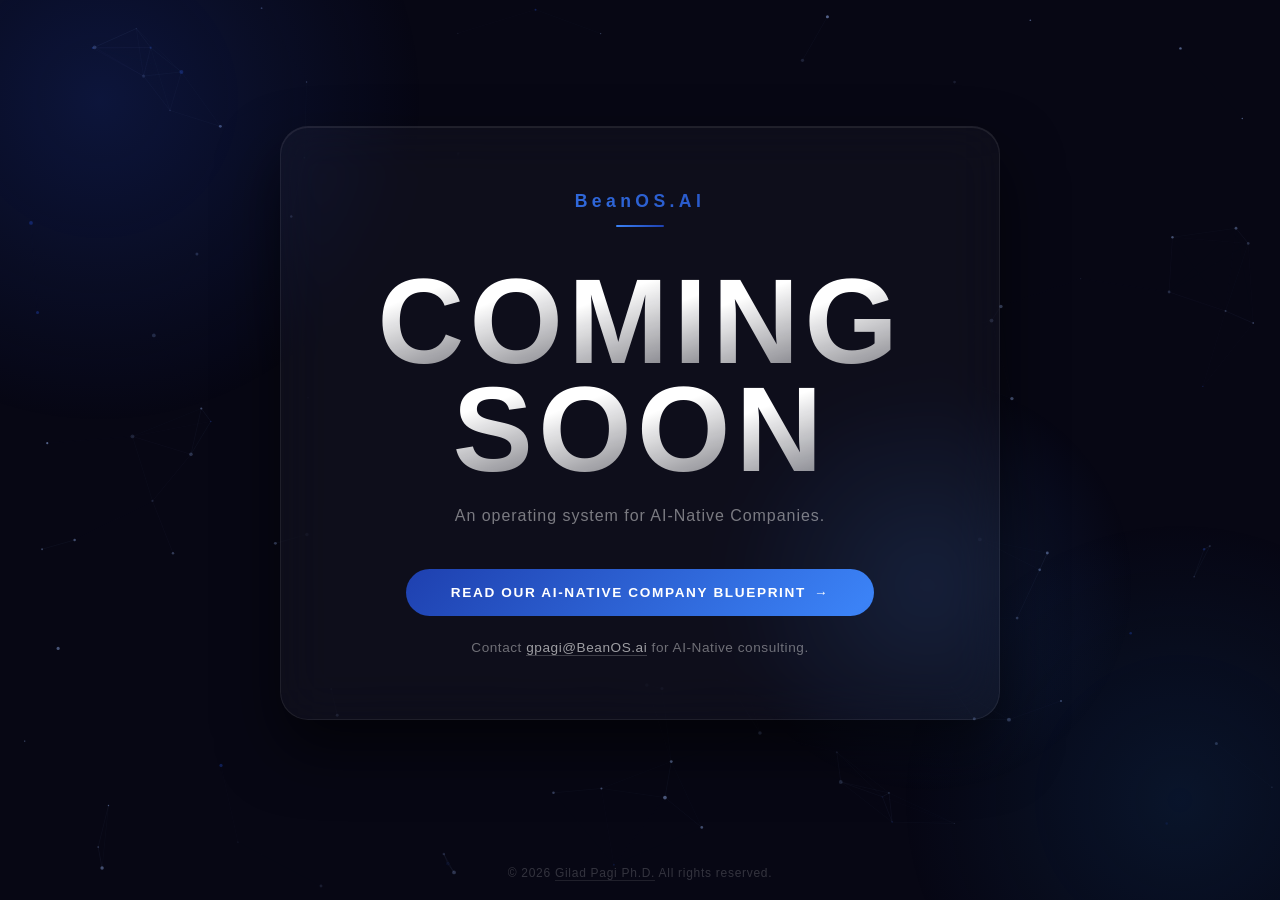
<file: docs/index.html>
<!DOCTYPE html>
<html lang="en">
<head>
    <meta charset="UTF-8">
    <meta name="viewport" content="width=device-width, initial-scale=1.0">
    <title>BeanOS.ai — Coming Soon</title>
    <meta name="description" content="BeanOS — an operating system for running a company on AI as the underlying infrastructure.">
    <meta name="author" content="Gilad Pagi Ph.D.">

    <!-- OpenGraph -->
    <meta property="og:title" content="BeanOS.ai — Coming Soon">
    <meta property="og:description" content="An operating system for running a company on AI as the underlying infrastructure.">
    <meta property="og:type" content="website">
    <meta property="og:url" content="https://beanos.ai">
    <meta property="og:site_name" content="BeanOS">

    <!-- Twitter Card -->
    <meta name="twitter:card" content="summary">
    <meta name="twitter:title" content="BeanOS.ai — Coming Soon">
    <meta name="twitter:description" content="An operating system for running a company on AI as the underlying infrastructure.">

    <!-- Google Analytics -->
    <script async src="https://www.googletagmanager.com/gtag/js?id=G-6V5Q1DW21X"></script>
    <script>
      window.dataLayer = window.dataLayer || [];
      function gtag(){dataLayer.push(arguments);}
      gtag('js', new Date());
      gtag('config', 'G-6V5Q1DW21X');
    </script>

    <!-- Security -->
    <meta http-equiv="Content-Security-Policy"
          content="default-src 'self'; script-src 'unsafe-inline' https://www.googletagmanager.com https://www.google-analytics.com; style-src 'unsafe-inline' https://fonts.googleapis.com; font-src https://fonts.gstatic.com; img-src 'self' data: https://www.google-analytics.com https://www.googletagmanager.com; connect-src https://www.google-analytics.com https://analytics.google.com https://*.google-analytics.com https://*.analytics.google.com https://www.googletagmanager.com; frame-ancestors 'none'; base-uri 'self'; form-action 'none'; upgrade-insecure-requests;">
    <meta name="referrer" content="strict-origin-when-cross-origin">
    <link rel="canonical" href="https://beanos.ai/">
    <link rel="icon" type="image/svg+xml" href="favicon.svg">

    <!-- Fonts -->
    <link rel="preconnect" href="https://fonts.googleapis.com">
    <link rel="preconnect" href="https://fonts.gstatic.com" crossorigin>
    <link href="https://fonts.googleapis.com/css2?family=DM+Sans:wght@300;400;500;600;700&display=swap" rel="stylesheet">

    <style>
        *, *::before, *::after { margin: 0; padding: 0; box-sizing: border-box; }
        html, body { height: 100%; }

        body {
            font-family: 'DM Sans', -apple-system, BlinkMacSystemFont, 'Segoe UI', sans-serif;
            background: #070714;
            color: #fff;
            overflow-x: hidden;
            min-height: 100vh;
            display: flex;
            flex-direction: column;
        }

        #particles-canvas {
            position: fixed;
            inset: 0;
            z-index: 0;
            pointer-events: none;
        }

        .orb {
            position: fixed;
            border-radius: 50%;
            pointer-events: none;
            z-index: 1;
            will-change: transform;
            animation: orbFloat 14s ease-in-out infinite;
        }
        .orb-1 {
            width: 700px; height: 700px;
            background: radial-gradient(circle at center, rgba(30, 64, 175, 0.25), transparent 65%);
            top: -250px; left: -250px;
        }
        .orb-2 {
            width: 600px; height: 600px;
            background: radial-gradient(circle at center, rgba(15, 52, 96, 0.3), transparent 65%);
            bottom: -200px; right: -200px;
            animation-delay: -5s;
        }
        .orb-3 {
            width: 450px; height: 450px;
            background: radial-gradient(circle at center, rgba(59, 130, 246, 0.15), transparent 65%);
            top: 40%; right: 10%;
            animation-delay: -9s;
        }
        @keyframes orbFloat {
            0%, 100% { transform: translate(0, 0); }
            33% { transform: translate(25px, -30px); }
            66% { transform: translate(-20px, 20px); }
        }

        .main-wrapper {
            flex: 1;
            display: flex;
            align-items: center;
            justify-content: center;
            padding: 2rem 1.5rem;
            position: relative;
            z-index: 2;
        }

        .glass-card {
            background: rgba(255, 255, 255, 0.03);
            backdrop-filter: blur(24px);
            -webkit-backdrop-filter: blur(24px);
            border: 1px solid rgba(255, 255, 255, 0.07);
            border-radius: 28px;
            padding: 4rem 4.5rem;
            max-width: 720px;
            width: 100%;
            text-align: center;
            box-shadow: 0 30px 60px rgba(0, 0, 0, 0.6),
                        inset 0 1px 0 rgba(255, 255, 255, 0.08);
            animation: cardIn 0.9s cubic-bezier(0.22, 1, 0.36, 1) both;
        }
        @keyframes cardIn {
            from { opacity: 0; transform: translateY(40px) scale(0.96); }
            to   { opacity: 1; transform: translateY(0) scale(1); }
        }

        .brand { margin-bottom: 2.5rem; animation: fadeUp 0.7s ease-out 0.2s both; }
        .brand-name {
            font-size: 1.1rem;
            font-weight: 600;
            letter-spacing: 0.25em;
            text-transform: none;
            background: linear-gradient(90deg, #3b82f6 0%, #1e40af 100%);
            -webkit-background-clip: text;
            -webkit-text-fill-color: transparent;
            background-clip: text;
        }
        .brand-line {
            width: 48px; height: 2px;
            background: linear-gradient(90deg, #3b82f6, #1e40af);
            margin: 0.8rem auto 0;
            border-radius: 2px;
        }

        .cs-heading {
            margin-bottom: 1.25rem;
            line-height: 0.9;
            perspective: 600px;
        }
        .cs-row { display: flex; justify-content: center; gap: 0.04em; }
        .cs-row + .cs-row { margin-top: 0.04em; }
        .cs-heading span {
            display: inline-block;
            font-size: clamp(4rem, 12vw, 7.5rem);
            font-weight: 700;
            letter-spacing: 0.04em;
            background: linear-gradient(160deg, #ffffff 30%, rgba(255, 255, 255, 0.45) 100%);
            -webkit-background-clip: text;
            -webkit-text-fill-color: transparent;
            background-clip: text;
            animation: letterIn 0.7s cubic-bezier(0.34, 1.56, 0.64, 1) calc(var(--i) * 60ms) both;
        }
        @keyframes letterIn {
            from { opacity: 0; transform: translateY(50px) rotateX(-25deg); }
            to   { opacity: 1; transform: translateY(0) rotateX(0); }
        }

        .tagline {
            font-size: 1rem;
            font-weight: 300;
            color: rgba(255, 255, 255, 0.45);
            letter-spacing: 0.06em;
            line-height: 1.6;
            margin-bottom: 2.5rem;
            animation: fadeUp 0.7s ease-out 0.85s both;
        }

        .cta-btn {
            display: inline-flex;
            align-items: center;
            gap: 0.5rem;
            padding: 1rem 2.8rem;
            font-family: inherit;
            font-size: 0.85rem;
            font-weight: 600;
            letter-spacing: 0.12em;
            text-transform: uppercase;
            color: #fff;
            text-decoration: none;
            border-radius: 50px;
            background: linear-gradient(135deg, #1e40af 0%, #3b82f6 50%, #1e40af 100%);
            background-size: 200% 100%;
            background-position: 0% 0%;
            transition: background-position 0.4s ease, transform 0.3s ease, box-shadow 0.3s ease;
            animation: fadeUp 0.7s ease-out 1.2s both;
        }
        .cta-btn:hover {
            background-position: 100% 0%;
            transform: translateY(-3px);
            box-shadow: 0 16px 40px rgba(30, 64, 175, 0.45);
        }
        .cta-btn .arrow {
            display: inline-block;
            transition: transform 0.3s ease;
        }
        .cta-btn:hover .arrow { transform: translateX(4px); }

        .secondary-links {
            margin-top: 1.5rem;
            animation: fadeUp 0.7s ease-out 1.5s both;
        }
        .secondary-links a {
            color: rgba(255, 255, 255, 0.35);
            text-decoration: none;
            font-size: 0.8rem;
            letter-spacing: 0.05em;
            transition: color 0.2s ease;
            margin: 0 0.75rem;
        }
        .secondary-links a:hover { color: rgba(255, 255, 255, 0.7); }

        .site-footer {
            position: relative; z-index: 2;
            text-align: center; padding: 1.25rem;
        }
        .consulting-line {
            margin-top: 1.5rem;
            font-size: 0.85rem;
            color: rgba(255, 255, 255, 0.4);
            letter-spacing: 0.04em;
            animation: fadeUp 0.7s ease-out 1.35s both;
        }
        .consulting-line a {
            color: rgba(255, 255, 255, 0.6);
            text-decoration: none;
            border-bottom: 1px solid rgba(255, 255, 255, 0.2);
            transition: color 0.2s ease, border-color 0.2s ease;
        }
        .consulting-line a:hover { color: #fff; border-color: rgba(255, 255, 255, 0.5); }

        .site-footer p {
            font-size: 0.75rem;
            color: rgba(255, 255, 255, 0.18);
            letter-spacing: 0.06em;
        }
        .site-footer a {
            color: inherit;
            text-decoration: none;
            border-bottom: 1px solid rgba(255, 255, 255, 0.1);
            transition: color 0.2s ease;
        }
        .site-footer a:hover { color: rgba(255, 255, 255, 0.4); }

        @keyframes fadeUp {
            from { opacity: 0; transform: translateY(20px); }
            to   { opacity: 1; transform: translateY(0); }
        }

        @media (max-width: 640px) {
            .glass-card { padding: 3rem 1.75rem; }
        }
    </style>
</head>
<body>
    <canvas id="particles-canvas" aria-hidden="true" role="presentation"></canvas>
    <div class="orb orb-1" aria-hidden="true"></div>
    <div class="orb orb-2" aria-hidden="true"></div>
    <div class="orb orb-3" aria-hidden="true"></div>

    <main class="main-wrapper">
        <div class="glass-card">
            <div class="brand">
                <h1 class="brand-name">BeanOS.AI</h1>
                <div class="brand-line"></div>
            </div>

            <div class="cs-heading" aria-label="Coming Soon">
                <div class="cs-row">
                    <span style="--i:1">C</span><span style="--i:2">O</span><span style="--i:3">M</span><span style="--i:4">I</span><span style="--i:5">N</span><span style="--i:6">G</span>
                </div>
                <div class="cs-row">
                    <span style="--i:7">S</span><span style="--i:8">O</span><span style="--i:9">O</span><span style="--i:10">N</span>
                </div>
            </div>

            <p class="tagline">An operating system for AI-Native Companies.</p>

            <a href="blueprint/" class="cta-btn">Read our AI-Native Company Blueprint <span class="arrow">&rarr;</span></a>

            <p class="consulting-line">Contact <a href="mailto:gpagi@beanos.ai">gpagi@BeanOS.ai</a> for AI-Native consulting.</p>
        </div>
    </main>

    <footer class="site-footer">
        <p>&copy; 2026 <a href="https://gpgroupcompany.com/cv.html">Gilad Pagi Ph.D.</a> All rights reserved.</p>
    </footer>

    <script>
        (function () {
            if (window.matchMedia('(prefers-reduced-motion: reduce)').matches) return;
            var canvas = document.getElementById('particles-canvas');
            var ctx = canvas.getContext('2d');
            var particles = [];
            var raf;
            function resize() { canvas.width = window.innerWidth; canvas.height = window.innerHeight; }
            function Particle() { this.init(); }
            Particle.prototype.init = function () {
                this.x = Math.random() * canvas.width;
                this.y = Math.random() * canvas.height;
                this.vx = (Math.random() - 0.5) * 0.5;
                this.vy = (Math.random() - 0.5) * 0.5;
                this.r = Math.random() * 1.5 + 0.5;
                this.alpha = Math.random() * 0.4 + 0.1;
                this.hue = Math.random() < 0.15 ? '30,64,175' : '160,190,255';
            };
            Particle.prototype.update = function () {
                this.x += this.vx; this.y += this.vy;
                if (this.x < 0 || this.x > canvas.width) this.vx *= -1;
                if (this.y < 0 || this.y > canvas.height) this.vy *= -1;
            };
            Particle.prototype.draw = function () {
                ctx.beginPath();
                ctx.arc(this.x, this.y, this.r, 0, Math.PI * 2);
                ctx.fillStyle = 'rgba(' + this.hue + ',' + this.alpha + ')';
                ctx.fill();
            };
            function initParticles() {
                resize();
                var count = Math.max(60, Math.min(130, Math.floor(canvas.width * canvas.height / 8000)));
                particles = [];
                for (var i = 0; i < count; i++) particles.push(new Particle());
            }
            function connectParticles() {
                var maxD = 110;
                for (var i = 0; i < particles.length; i++) {
                    for (var j = i + 1; j < particles.length; j++) {
                        var dx = particles[i].x - particles[j].x;
                        var dy = particles[i].y - particles[j].y;
                        var d = Math.sqrt(dx * dx + dy * dy);
                        if (d < maxD) {
                            ctx.beginPath();
                            ctx.moveTo(particles[i].x, particles[i].y);
                            ctx.lineTo(particles[j].x, particles[j].y);
                            ctx.strokeStyle = 'rgba(160,190,255,' + ((1 - d / maxD) * 0.12) + ')';
                            ctx.lineWidth = 0.5;
                            ctx.stroke();
                        }
                    }
                }
            }
            function loop() {
                ctx.clearRect(0, 0, canvas.width, canvas.height);
                for (var i = 0; i < particles.length; i++) { particles[i].update(); particles[i].draw(); }
                connectParticles();
                raf = requestAnimationFrame(loop);
            }
            window.addEventListener('resize', function () { cancelAnimationFrame(raf); initParticles(); loop(); });
            initParticles();
            loop();
        })();
    </script>
</body>
</html>
</file>
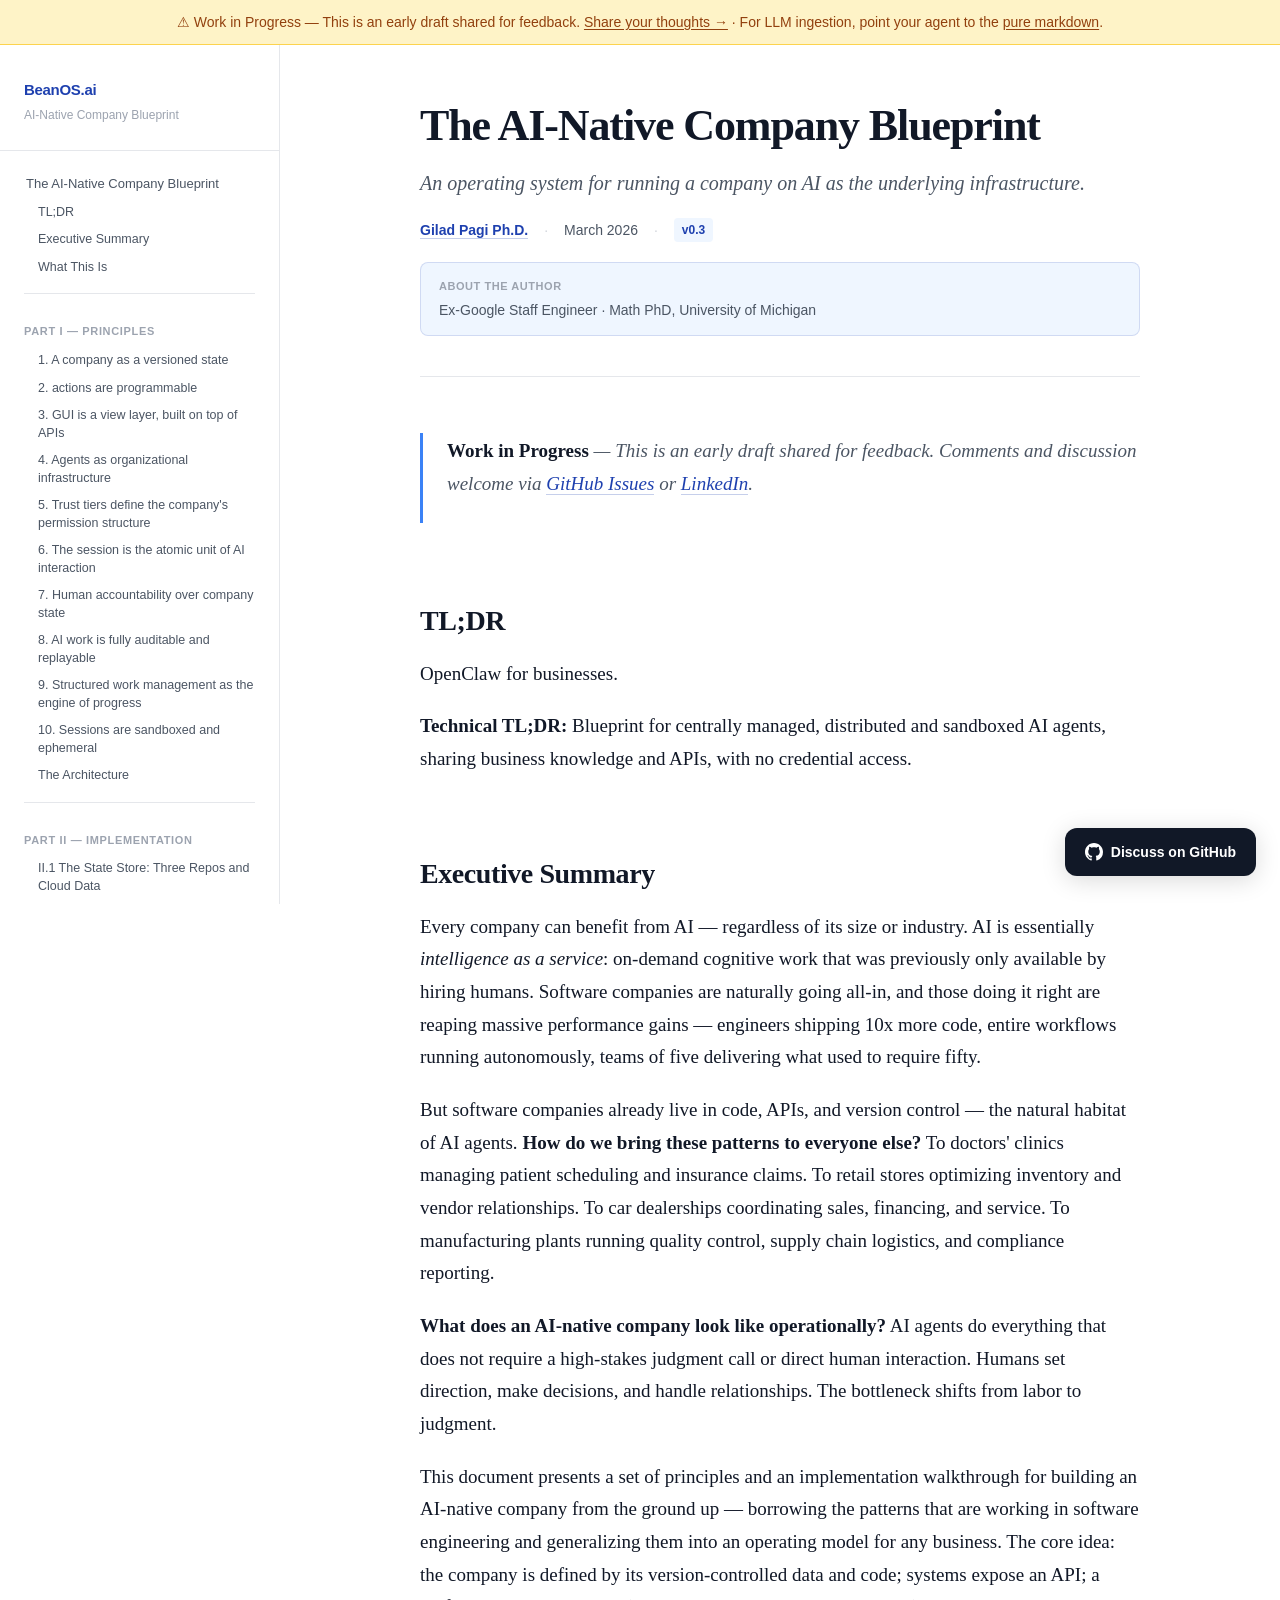
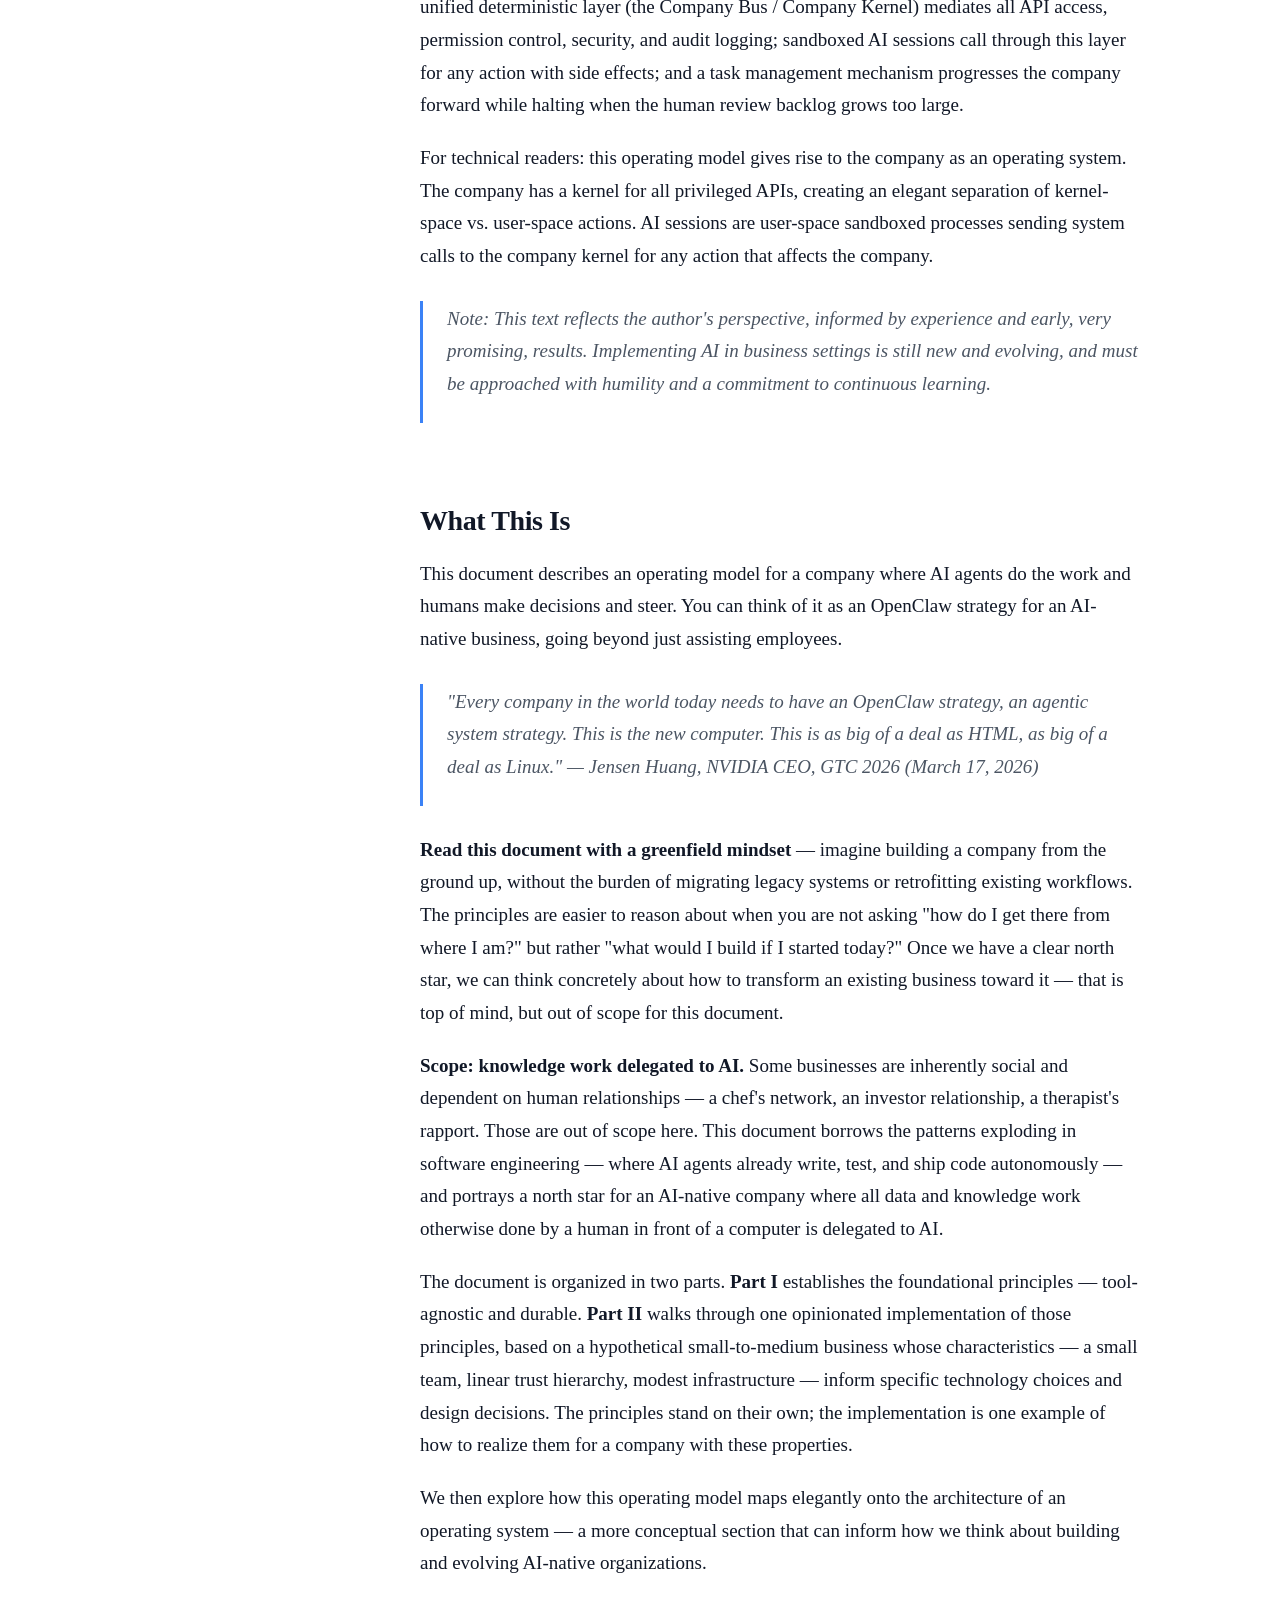
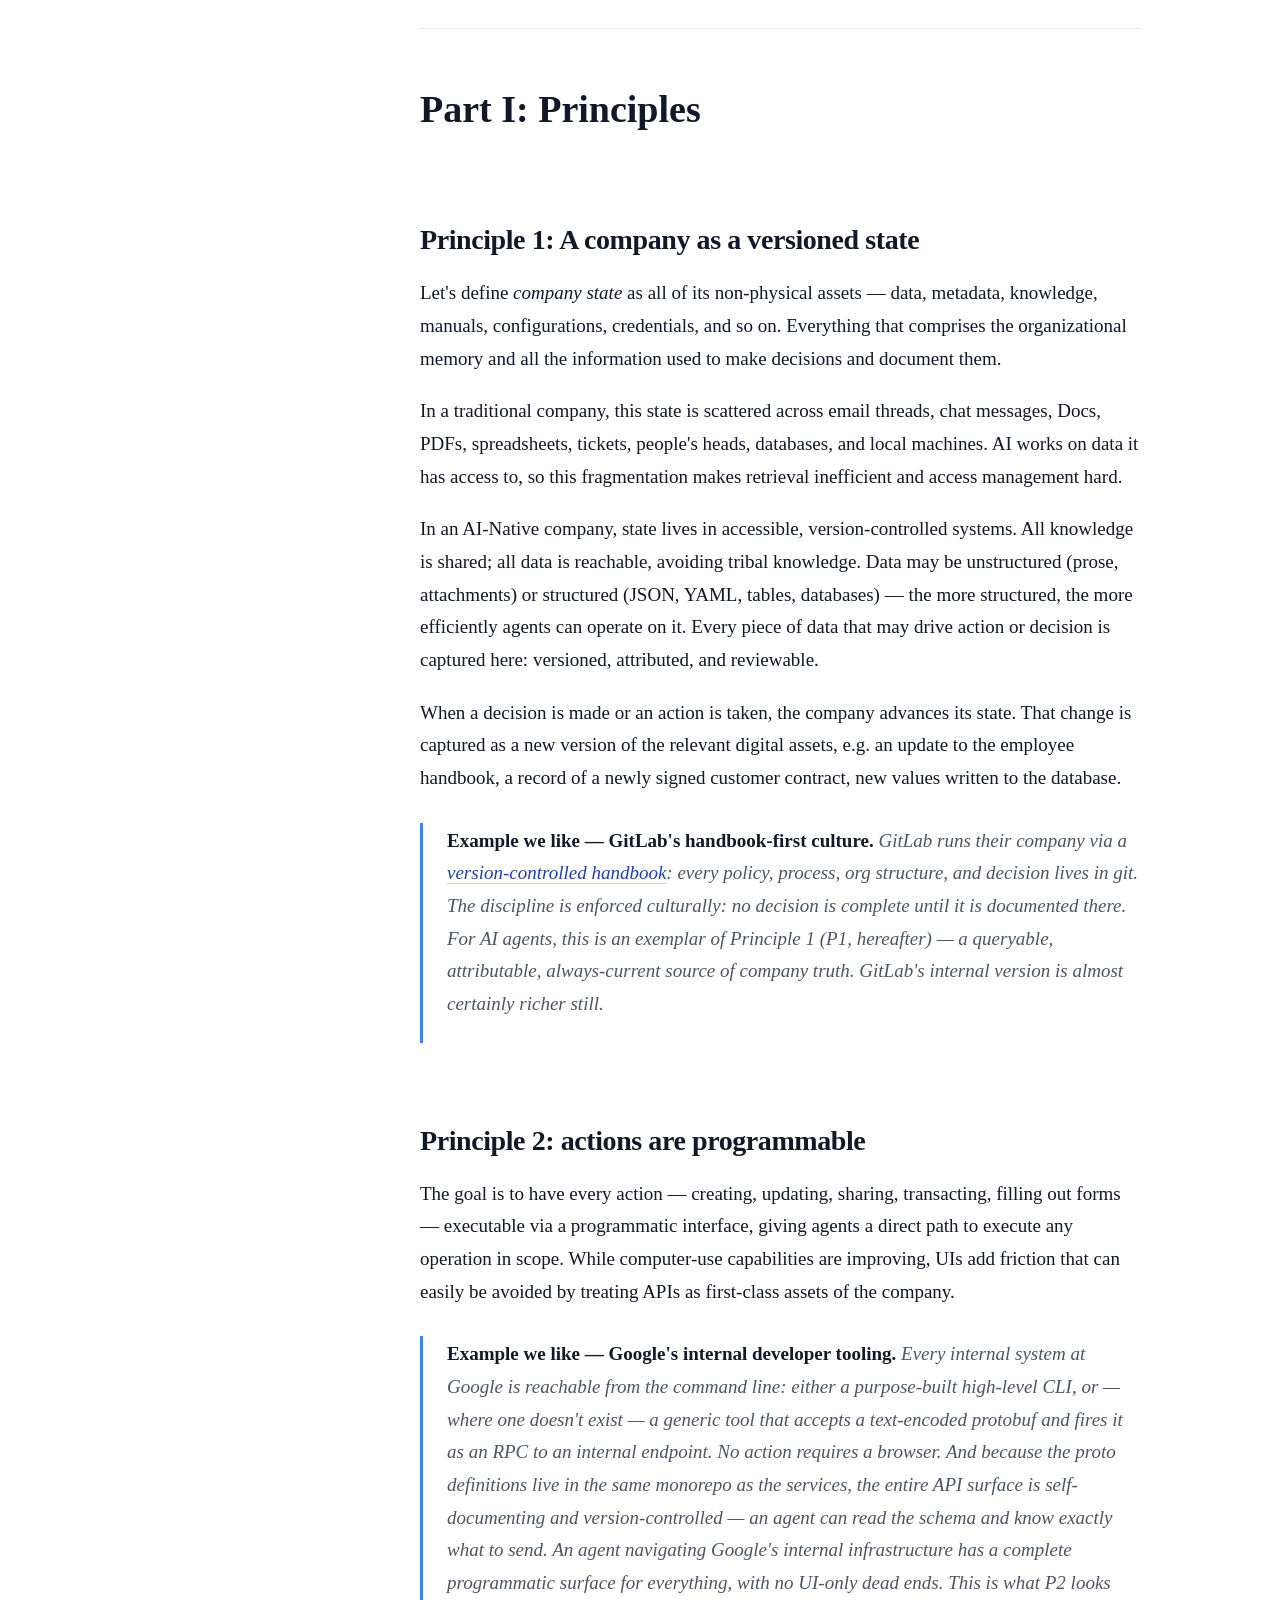
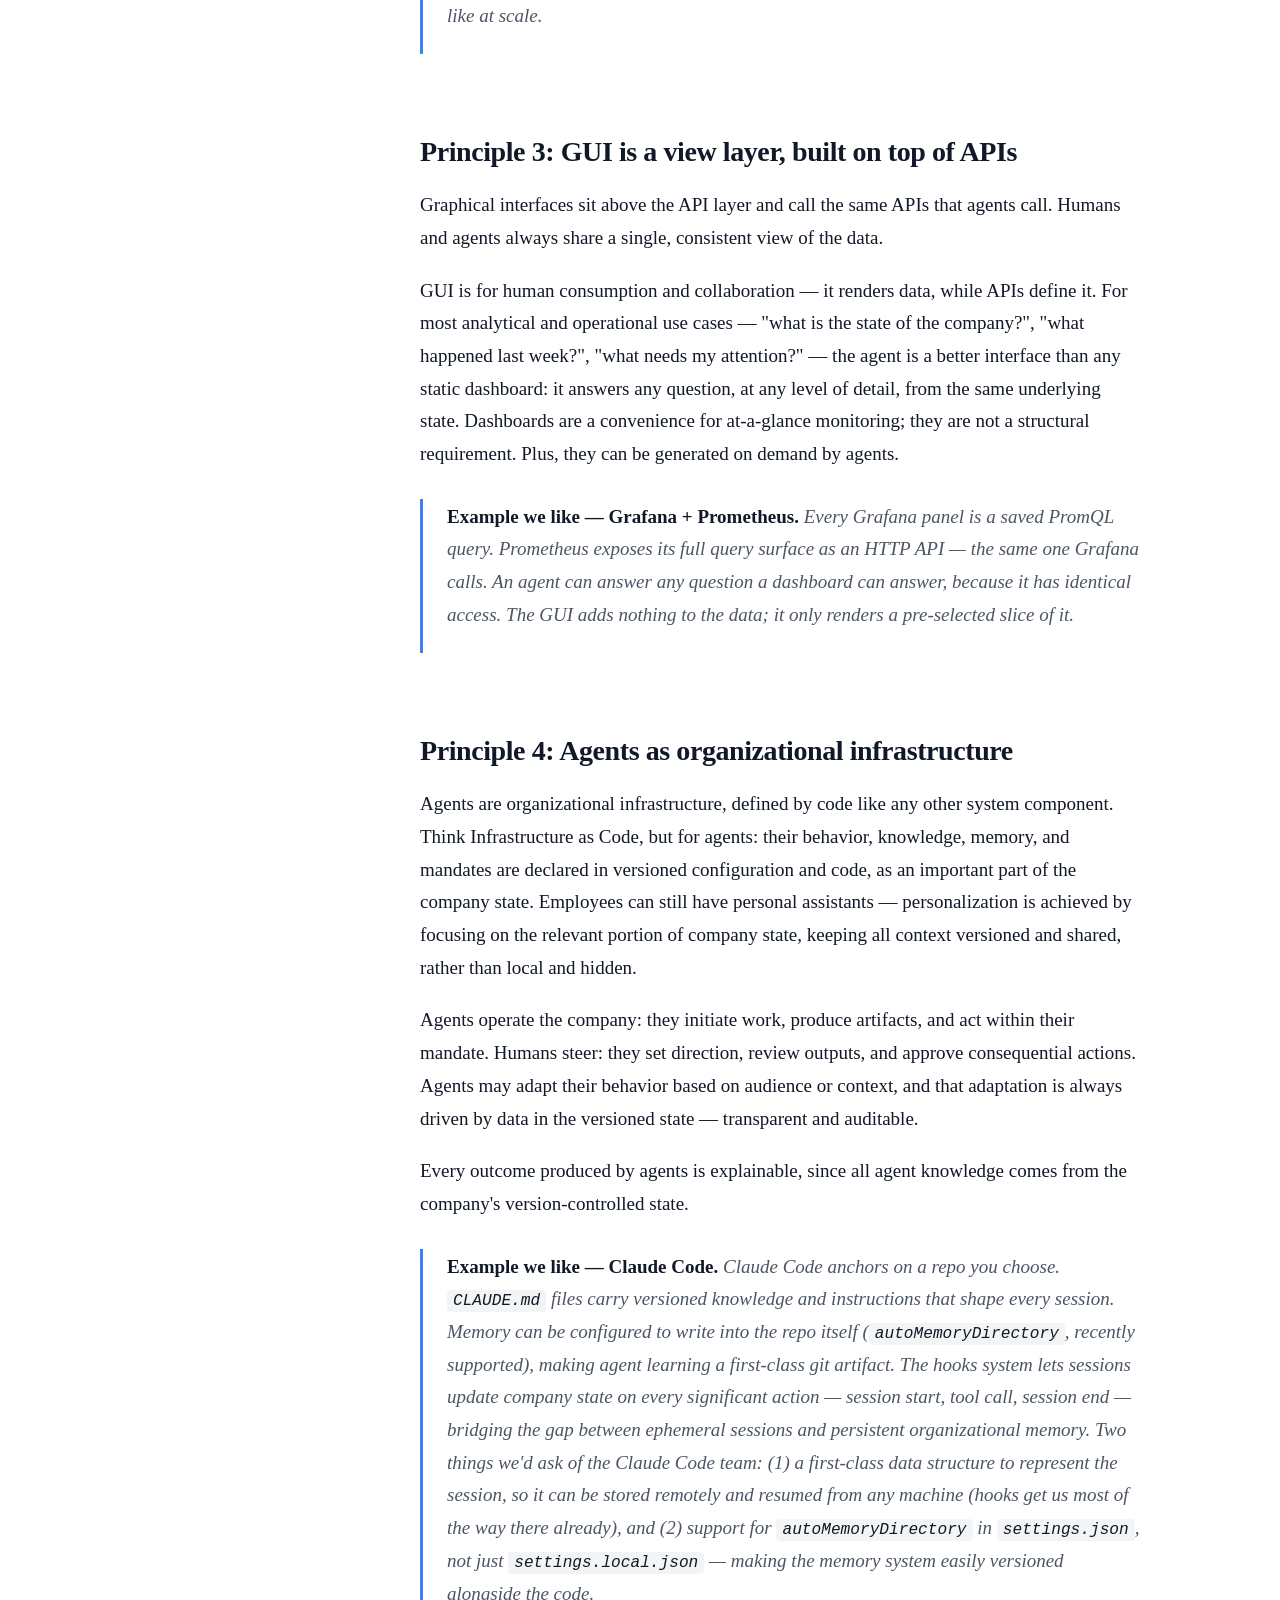
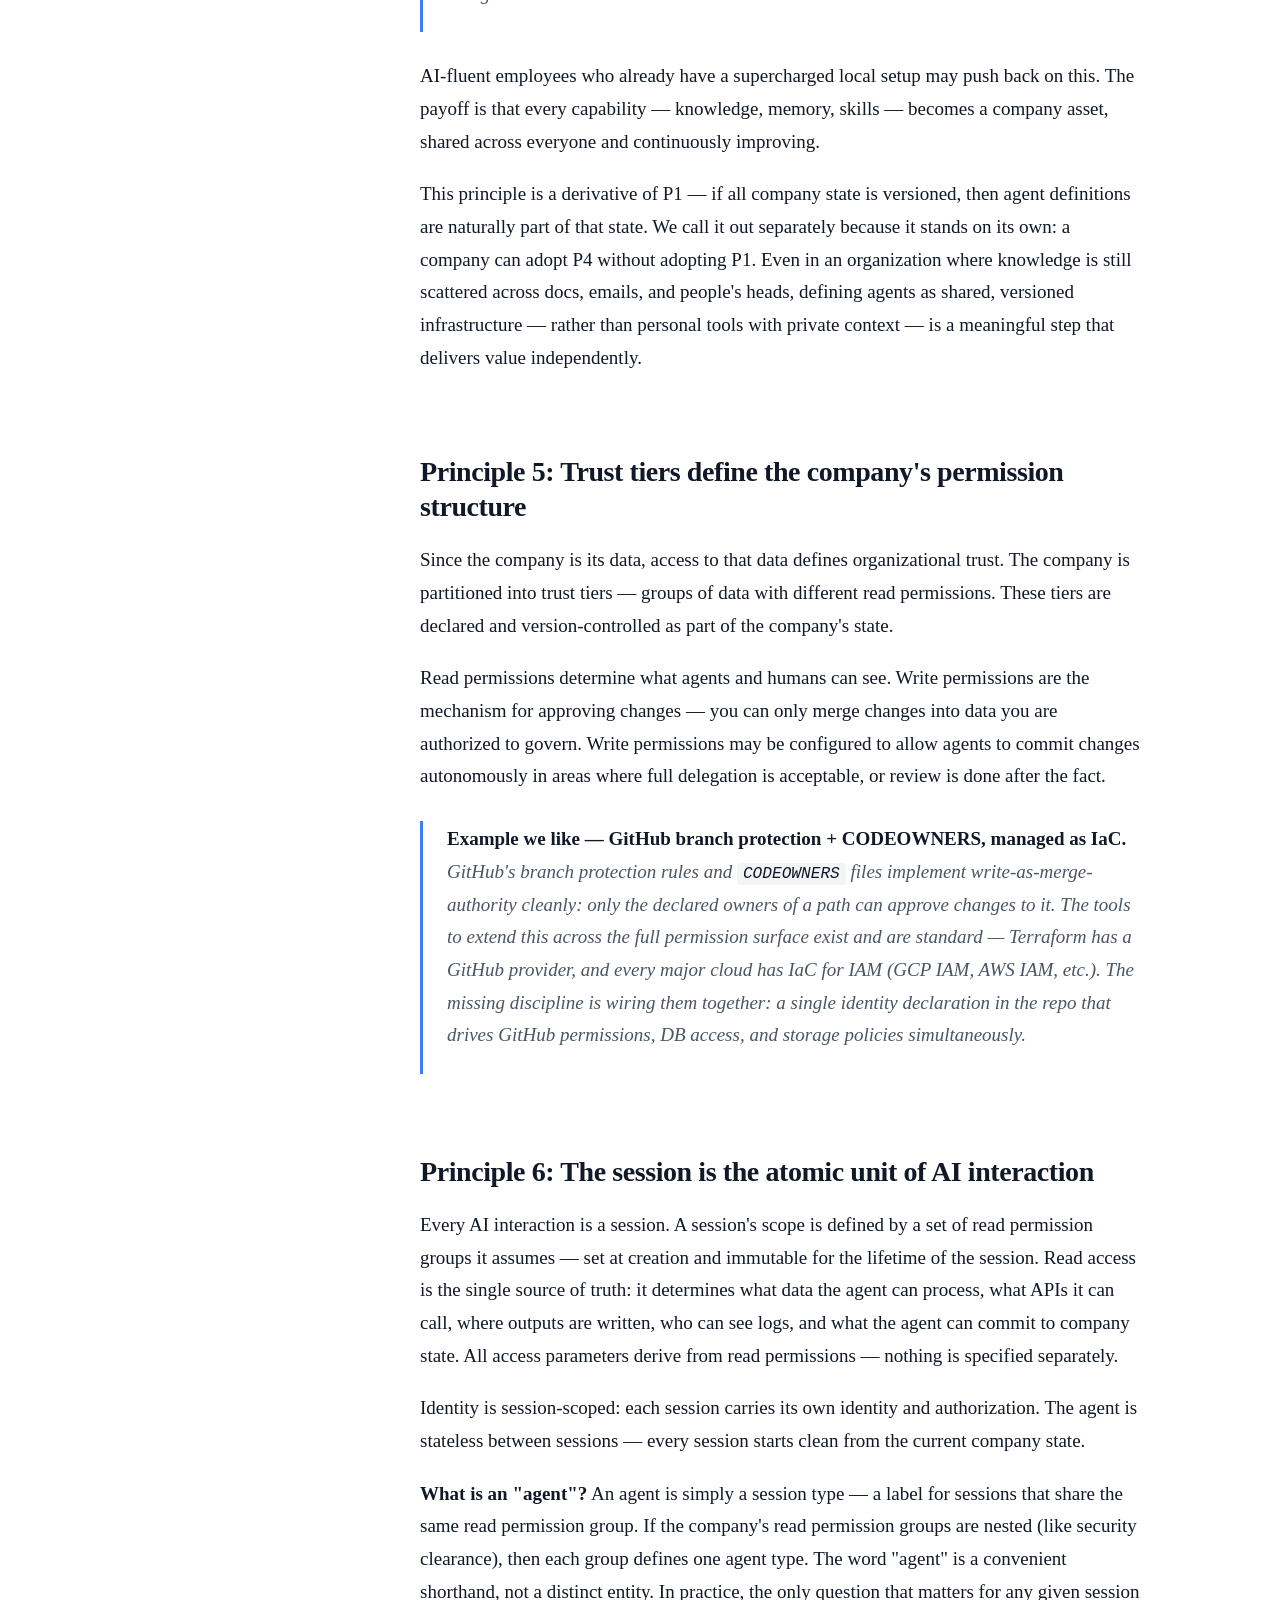
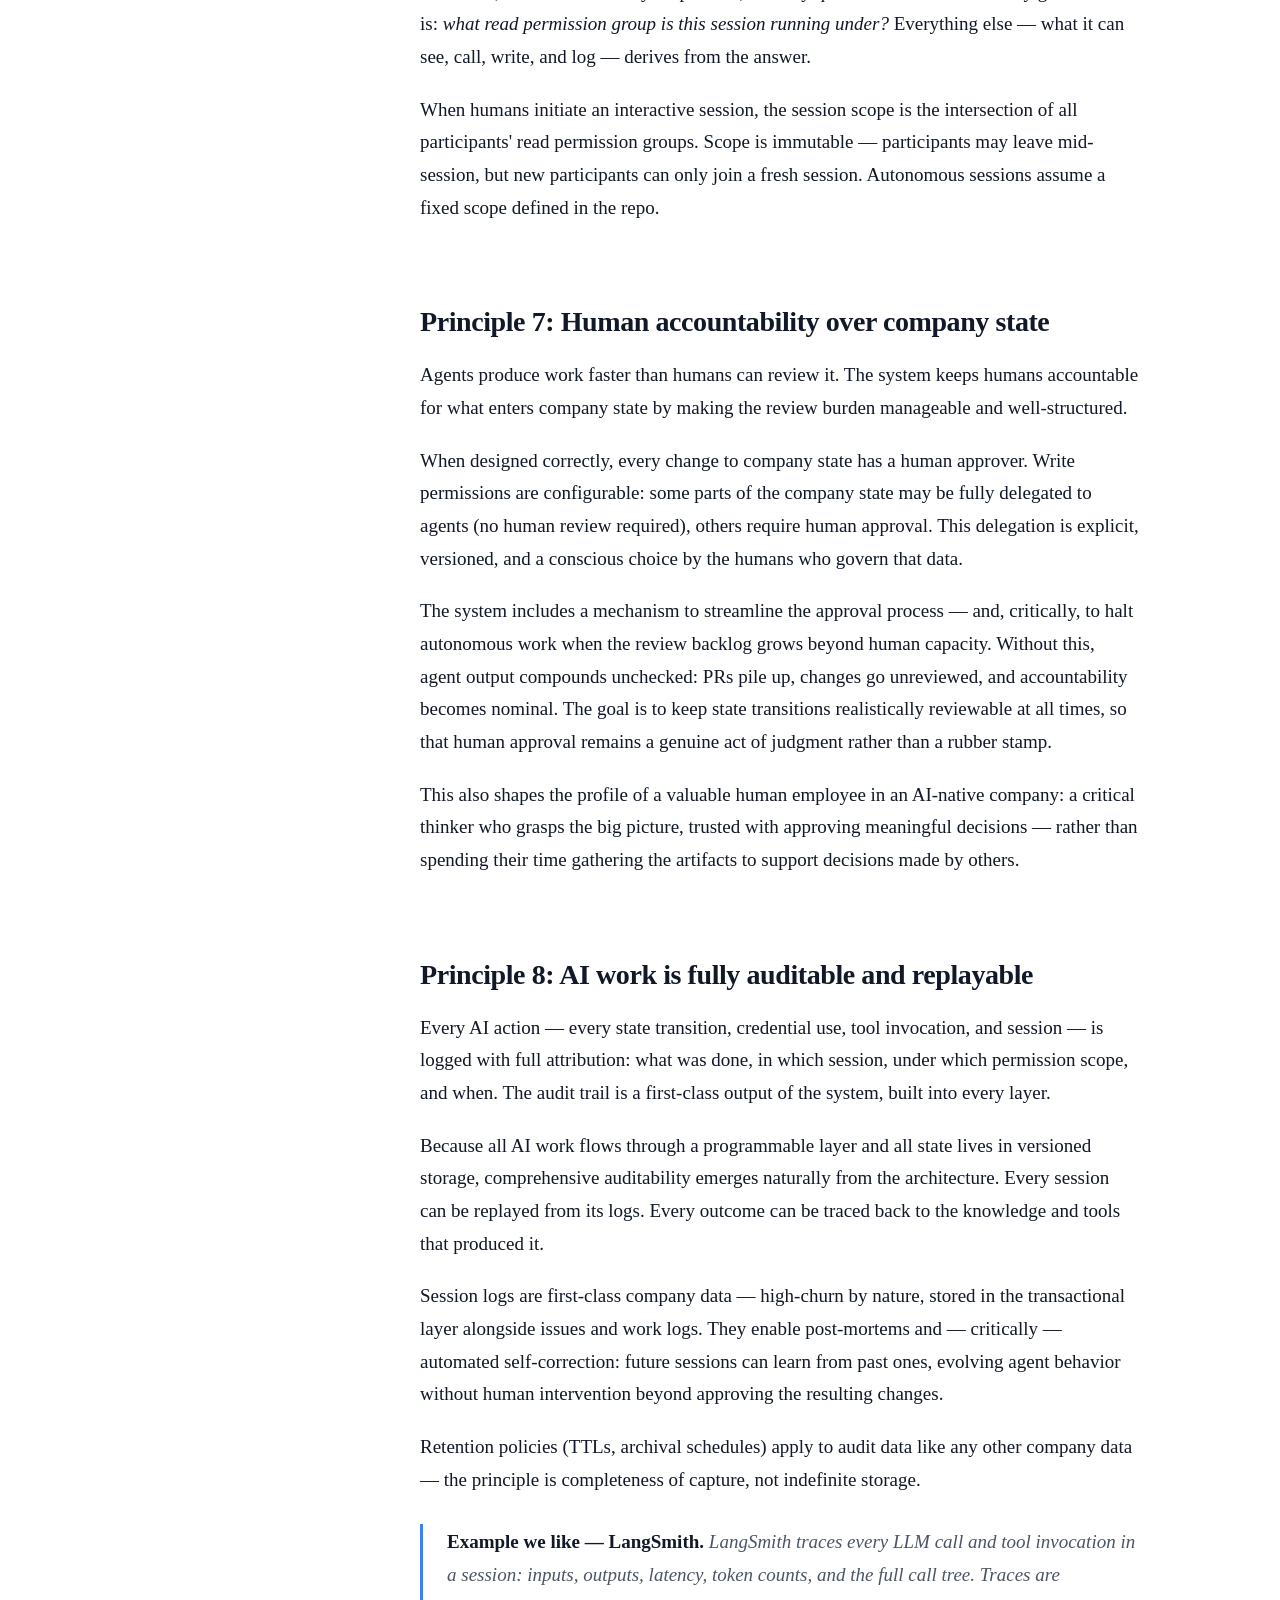
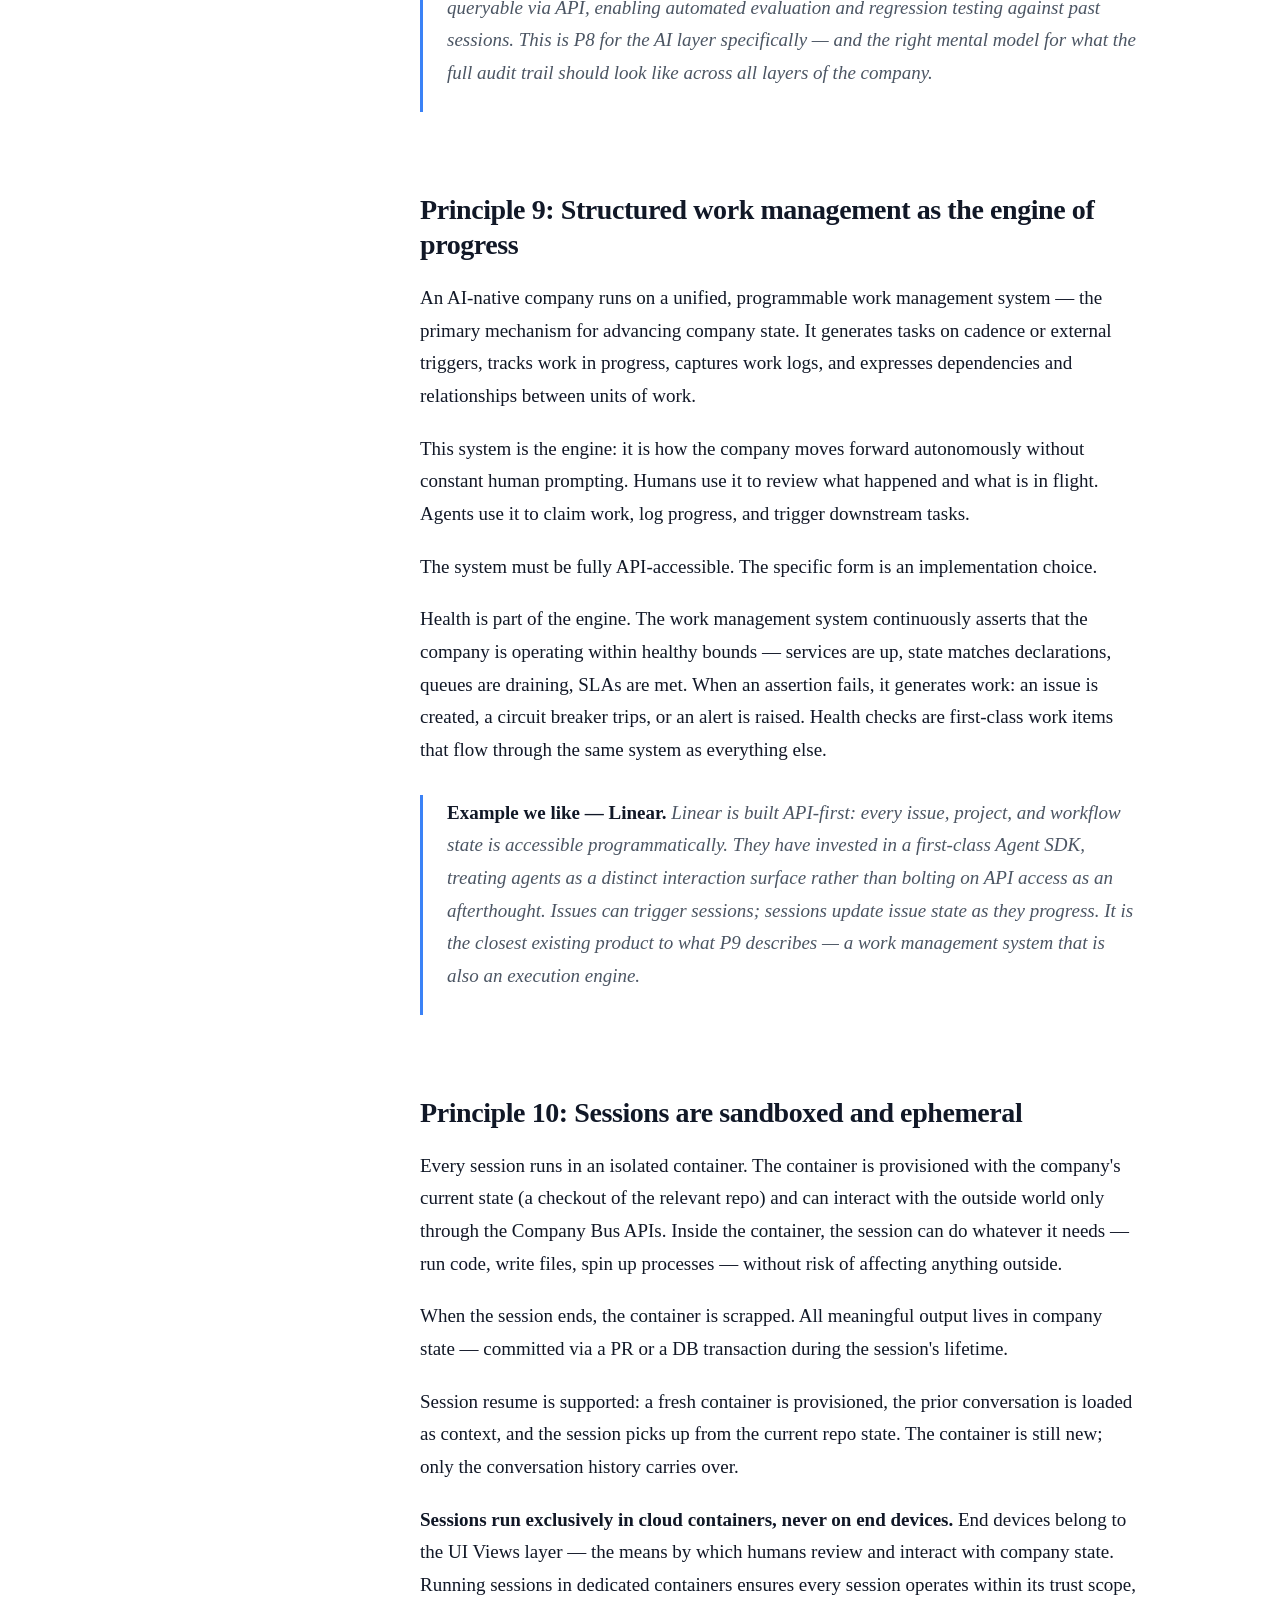
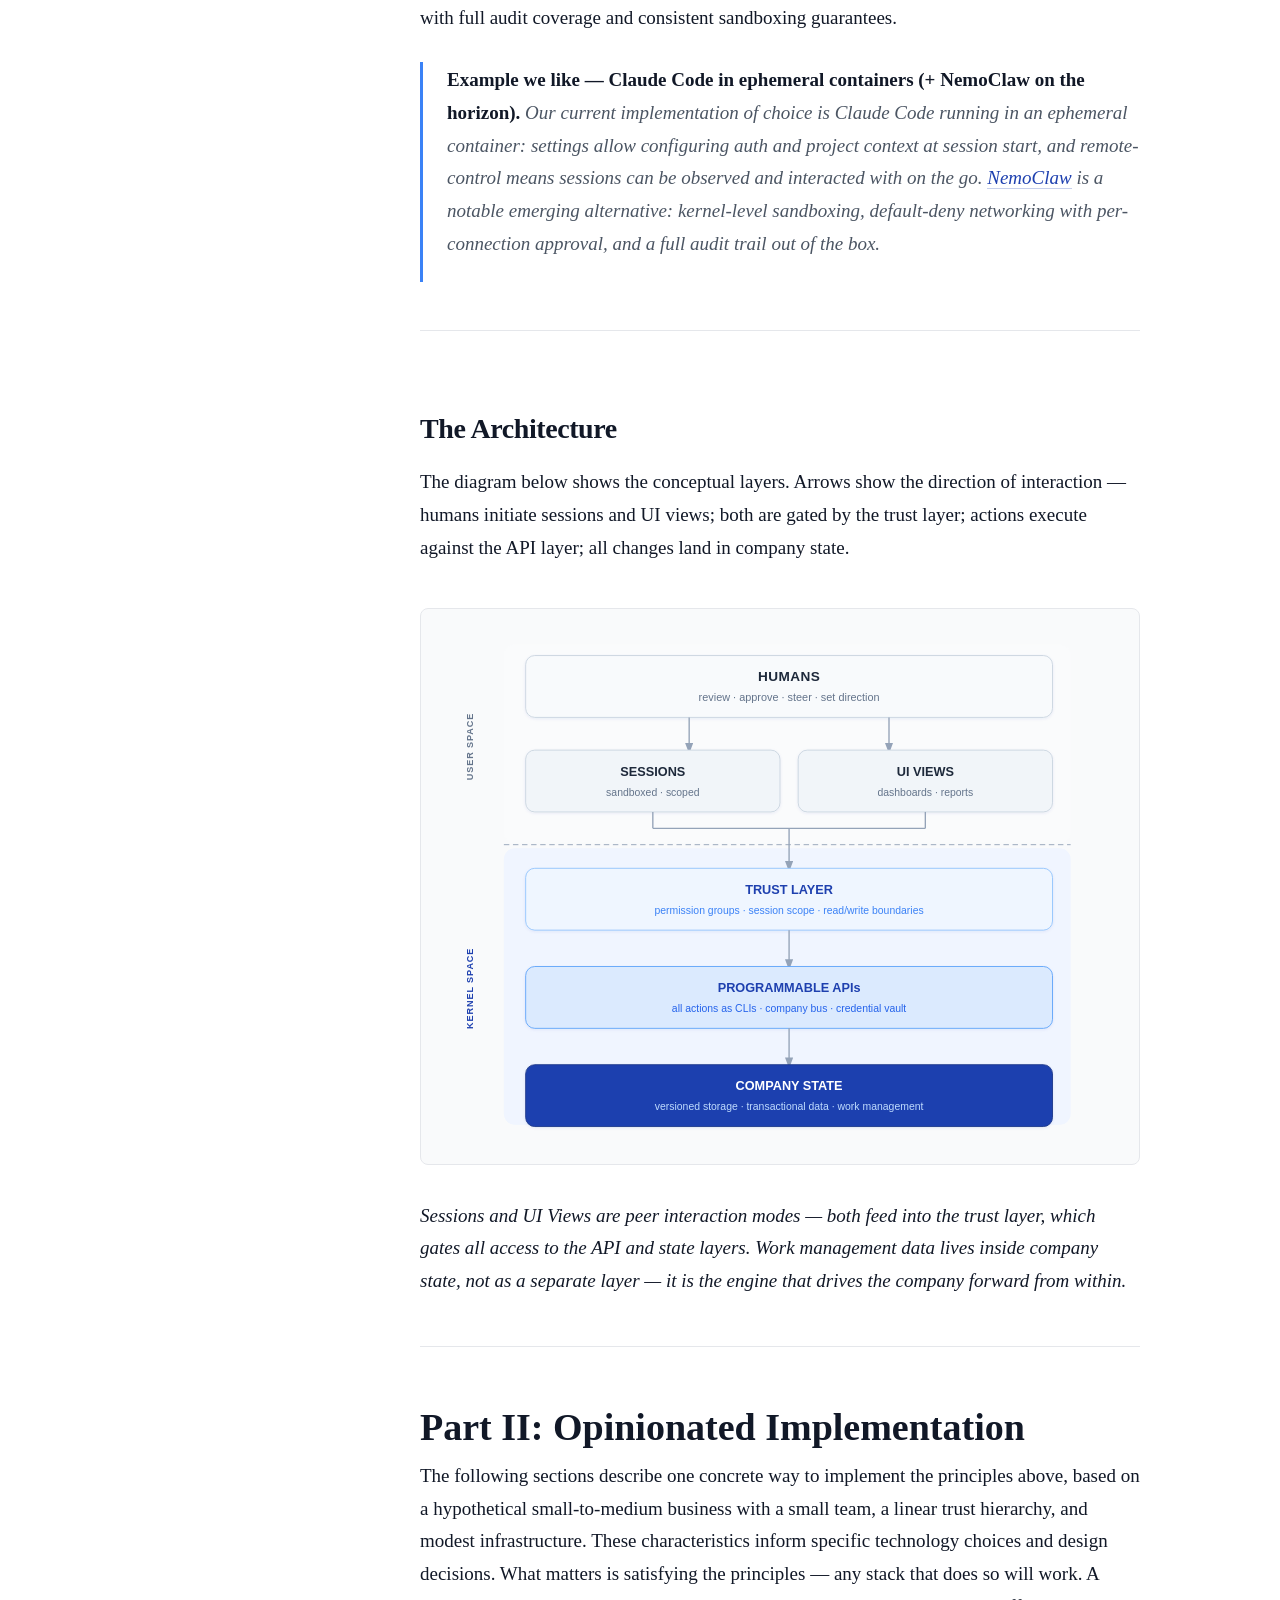
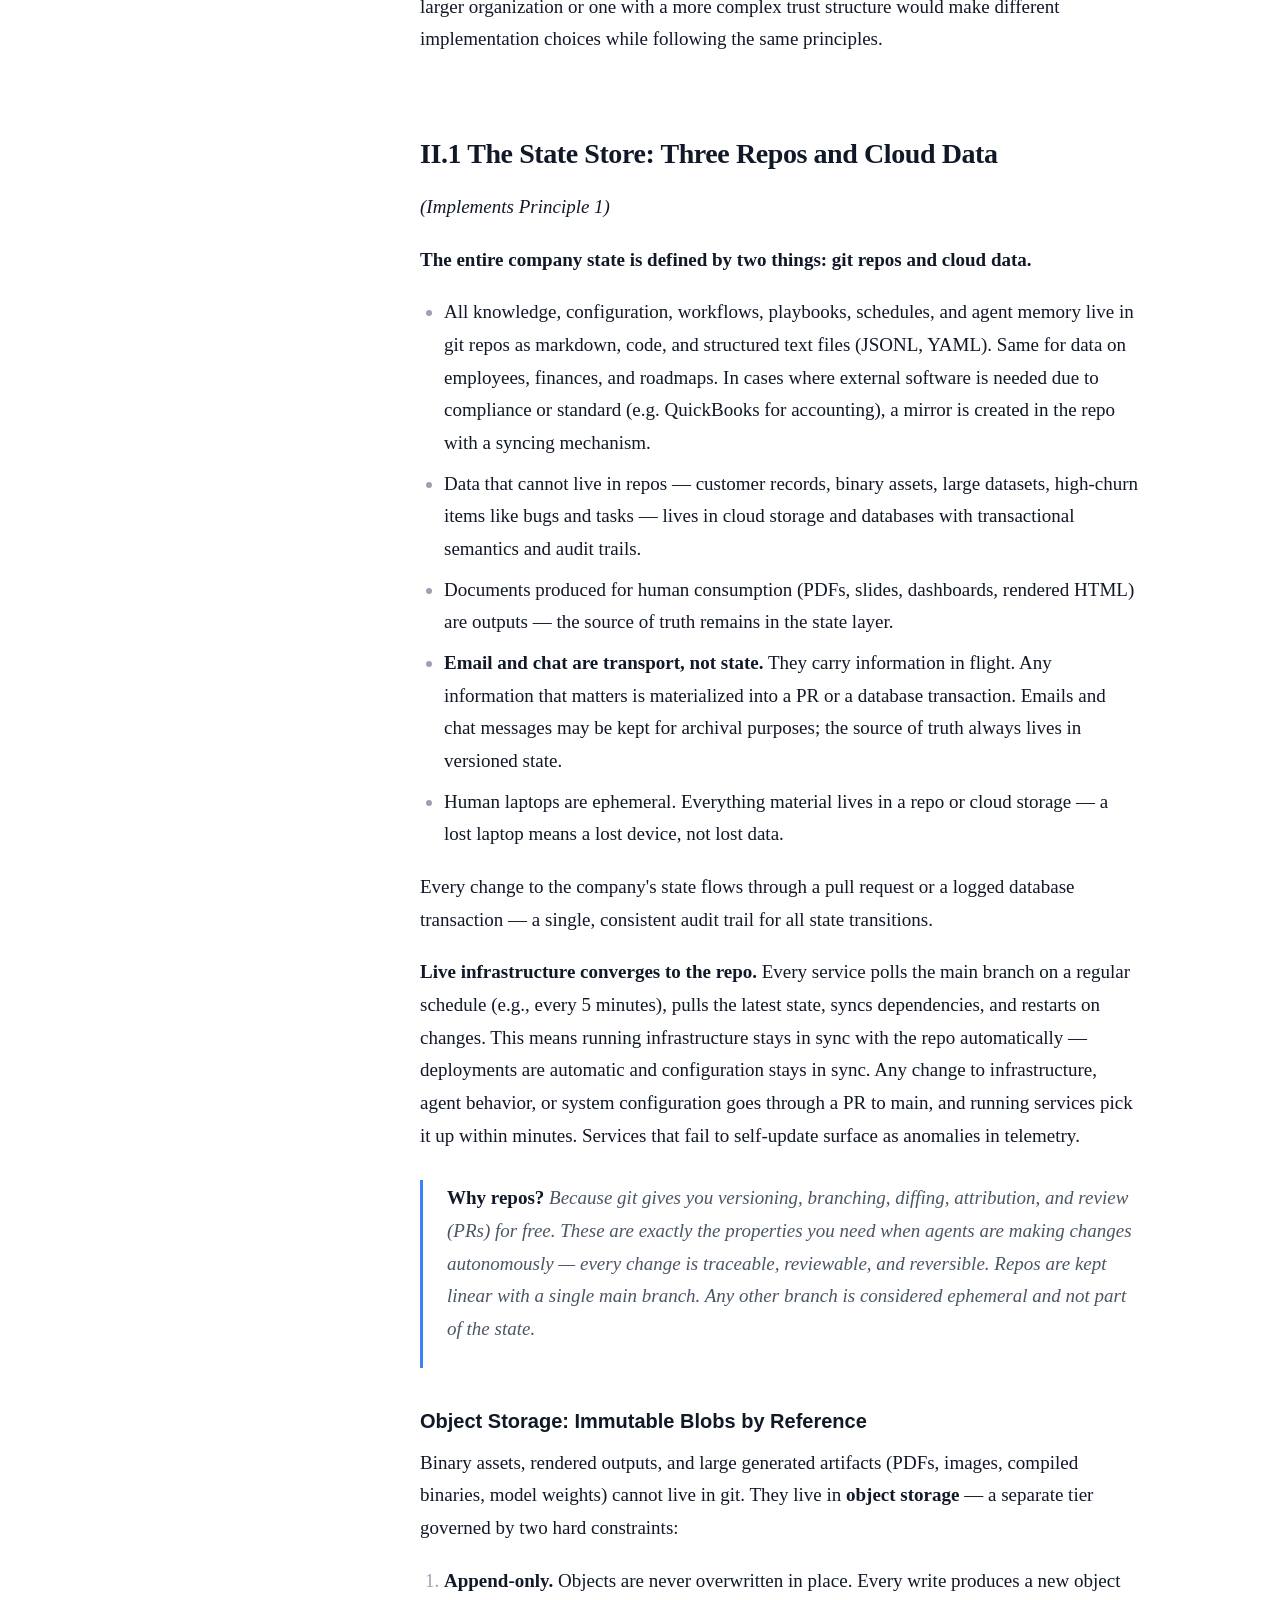
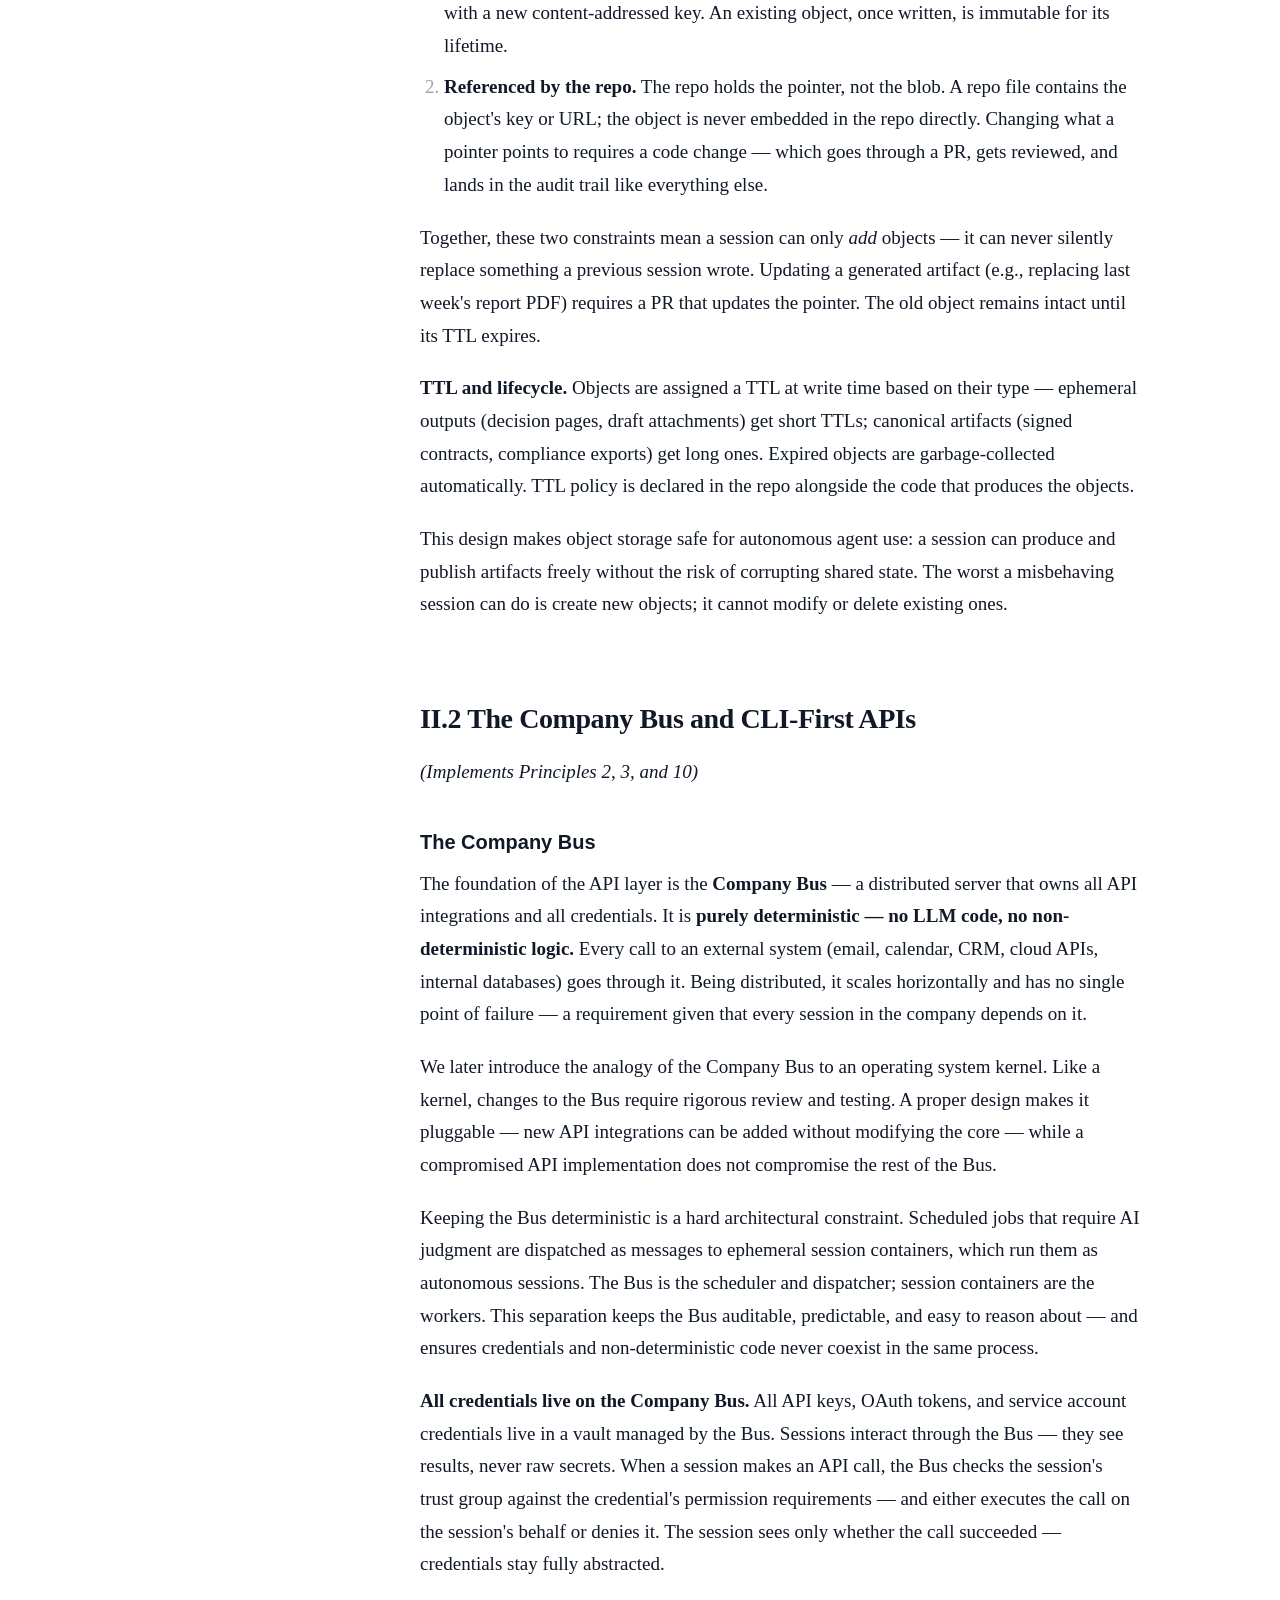
<file: docs/blueprint/index.html>
<!DOCTYPE html>
<html lang="en">
<head>
    <meta charset="UTF-8">
    <meta name="viewport" content="width=device-width, initial-scale=1.0">
    <title>The AI-Native Company Blueprint — BeanOS</title>
    <meta name="description" content="An operating system for running a company on AI as the underlying infrastructure. By Gilad Pagi Ph.D.">
    <meta name="author" content="Gilad Pagi Ph.D.">

    <!-- OpenGraph -->
    <meta property="og:title" content="The AI-Native Company Blueprint">
    <meta property="og:description" content="An operating system for running a company on AI as the underlying infrastructure.">
    <meta property="og:type" content="article">
    <meta property="og:url" content="https://beanos.ai">
    <meta property="og:site_name" content="BeanOS">

    <!-- Twitter Card -->
    <meta name="twitter:card" content="summary_large_image">
    <meta name="twitter:title" content="The AI-Native Company Blueprint">
    <meta name="twitter:description" content="An operating system for running a company on AI as the underlying infrastructure.">

    <!-- Google Analytics -->
    <script async src="https://www.googletagmanager.com/gtag/js?id=G-6V5Q1DW21X"></script>
    <script>
      window.dataLayer = window.dataLayer || [];
      function gtag(){dataLayer.push(arguments);}
      gtag('js', new Date());
      gtag('config', 'G-6V5Q1DW21X');
    </script>

    <!-- Security -->
    <meta http-equiv="Content-Security-Policy"
          content="default-src 'self'; script-src 'self' https://www.googletagmanager.com https://www.google-analytics.com; style-src 'self' https://fonts.googleapis.com; font-src https://fonts.gstatic.com; img-src 'self' data: https://www.google-analytics.com https://www.googletagmanager.com; connect-src https://www.google-analytics.com https://analytics.google.com https://*.google-analytics.com https://*.analytics.google.com https://www.googletagmanager.com; frame-ancestors 'none'; base-uri 'self'; form-action 'none'; upgrade-insecure-requests;">
    <meta name="referrer" content="strict-origin-when-cross-origin">
    <link rel="canonical" href="https://beanos.ai/blueprint/">
    <link rel="icon" type="image/svg+xml" href="favicon.svg">

    <!-- Fonts -->
    <link rel="preconnect" href="https://fonts.googleapis.com">
    <link rel="preconnect" href="https://fonts.gstatic.com" crossorigin>
    <link href="https://fonts.googleapis.com/css2?family=Newsreader:ital,opsz,wght@0,6..72,300;0,6..72,400;0,6..72,500;0,6..72,600;1,6..72,400;1,6..72,500&family=DM+Sans:ital,opsz,wght@0,9..40,400;0,9..40,500;0,9..40,600;0,9..40,700;1,9..40,400&family=JetBrains+Mono:wght@400;500&display=swap" rel="stylesheet">

    <link rel="stylesheet" href="style.css">

    <script type="application/ld+json">
    {
      "@context": "https://schema.org",
      "@type": "Article",
      "headline": "The AI-Native Company Blueprint",
      "author": {
        "@type": "Person",
        "name": "Gilad Pagi Ph.D.",
        "url": "https://gpgroupcompany.com/cv.html"
      },
      "datePublished": "2026-03-23",
      "description": "An operating system for running a company on AI as the underlying infrastructure.",
      "publisher": {
        "@type": "Organization",
        "name": "BeanOS",
        "url": "https://beanos.ai"
      }
    }
    </script>
</head>
<body>

    <!-- WIP Banner -->
    <div class="wip-banner">
        ⚠ Work in Progress — This is an early draft shared for feedback. <a href="https://github.com/BeanOS-ai/BeanOS-MindShare/issues" target="_blank" rel="noopener">Share your thoughts →</a>
        · For LLM ingestion, point your agent to the <a href="https://raw.githubusercontent.com/BeanOS-ai/BeanOS-MindShare/main/blueprint.md" target="_blank" rel="noopener">pure markdown</a>.
    </div>

    <div class="page-layout">

        <!-- ════════════════════════ SIDEBAR ════════════════════════ -->
        <nav class="sidebar" id="sidebar" aria-label="Table of contents">
            <div class="sidebar-brand">
                <a href="/" class="sidebar-brand-name">BeanOS.ai</a>
                <div class="sidebar-brand-sub">AI-Native Company Blueprint</div>
            </div>

            <a href="#the-ai-native-company-blueprint" class="toc-link">The AI-Native Company Blueprint</a>
            <a href="#tldr" class="toc-link toc-sub">TL;DR</a>
            <a href="#executive-summary" class="toc-link toc-sub">Executive Summary</a>
            <a href="#what-this-is" class="toc-link toc-sub">What This Is</a>
            <div class="toc-divider"></div>
            <div class="toc-section-label">Part I — Principles</div>
            <a href="#principle-1-a-company-as-a-versioned-state" class="toc-link toc-sub">1. A company as a versioned state</a>
            <a href="#principle-2-actions-are-programmable" class="toc-link toc-sub">2. actions are programmable</a>
            <a href="#principle-3-gui-is-a-view-layer-built-on-top-of-apis" class="toc-link toc-sub">3. GUI is a view layer, built on top of APIs</a>
            <a href="#principle-4-agents-as-organizational-infrastructure" class="toc-link toc-sub">4. Agents as organizational infrastructure</a>
            <a href="#principle-5-trust-tiers-define-the-companys-permission-structure" class="toc-link toc-sub">5. Trust tiers define the company's permission structure</a>
            <a href="#principle-6-the-session-is-the-atomic-unit-of-ai-interaction" class="toc-link toc-sub">6. The session is the atomic unit of AI interaction</a>
            <a href="#principle-7-human-accountability-over-company-state" class="toc-link toc-sub">7. Human accountability over company state</a>
            <a href="#principle-8-ai-work-is-fully-auditable-and-replayable" class="toc-link toc-sub">8. AI work is fully auditable and replayable</a>
            <a href="#principle-9-structured-work-management-as-the-engine-of-progress" class="toc-link toc-sub">9. Structured work management as the engine of progress</a>
            <a href="#principle-10-sessions-are-sandboxed-and-ephemeral" class="toc-link toc-sub">10. Sessions are sandboxed and ephemeral</a>
            <a href="#the-architecture" class="toc-link toc-sub">The Architecture</a>
            <div class="toc-divider"></div>
            <div class="toc-section-label">Part II — Implementation</div>
            <a href="#ii1-the-state-store-three-repos-and-cloud-data" class="toc-link toc-sub">II.1 The State Store: Three Repos and Cloud Data</a>
            <a href="#object-storage-immutable-blobs-by-reference" class="toc-link toc-sub">Object Storage: Immutable Blobs by Reference</a>
            <a href="#ii2-the-company-bus-and-cli-first-apis" class="toc-link toc-sub">II.2 The Company Bus and CLI-First APIs</a>
            <a href="#the-company-bus" class="toc-link toc-sub">The Company Bus</a>
            <a href="#cli-first" class="toc-link toc-sub">CLI-First</a>
            <a href="#ii3-three-repos-three-agents" class="toc-link toc-sub">II.3 Three Repos, Three Agents</a>
            <a href="#a-three-repo-model" class="toc-link toc-sub">A Three-Repo Model</a>
            <a href="#one-trust-boundary-per-repo" class="toc-link toc-sub">One Trust Boundary Per Repo</a>
            <a href="#personal-folders" class="toc-link toc-sub">Personal Folders</a>
            <a href="#the-permission-dag" class="toc-link toc-sub">The Permission DAG</a>
            <a href="#ii4-sessions-sandboxing-scope-and-initiation" class="toc-link toc-sub">II.4 Sessions: Sandboxing, Scope, and Initiation</a>
            <a href="#container-isolation" class="toc-link toc-sub">Container Isolation</a>
            <a href="#conversation-participants-and-credential-scope" class="toc-link toc-sub">Conversation Participants and Credential Scope</a>
            <a href="#how-sessions-are-initiated" class="toc-link toc-sub">How Sessions Are Initiated</a>
            <a href="#human-in-the-loop-approvals" class="toc-link toc-sub">Human-in-the-Loop Approvals</a>
            <a href="#conversation-persistence-and-resume" class="toc-link toc-sub">Conversation Persistence and Resume</a>
            <a href="#ii5-human-accountability-the-pr-model" class="toc-link toc-sub">II.5 Human Accountability: The PR Model</a>
            <a href="#the-pr-is-the-unit-of-work" class="toc-link toc-sub">The PR Is the Unit of Work</a>
            <a href="#the-big-red-button" class="toc-link toc-sub">The Big Red Button</a>
            <a href="#ii6-audit-trail" class="toc-link toc-sub">II.6 Audit Trail</a>
            <a href="#ii7-issue-tracking-and-cron-the-work-engine" class="toc-link toc-sub">II.7 Issue Tracking and Cron: The Work Engine</a>
            <a href="#issue-tracking-repo-for-definitions-db-for-instances" class="toc-link toc-sub">Issue Tracking: Repo for Definitions, DB for Instances</a>
            <a href="#cron-jobs" class="toc-link toc-sub">Cron Jobs</a>
            <a href="#announcements-channel" class="toc-link toc-sub">Announcements Channel</a>
            <a href="#ii8-supporting-concerns" class="toc-link toc-sub">II.8 Supporting Concerns</a>
            <a href="#security-and-compliance" class="toc-link toc-sub">Security and Compliance</a>
            <a href="#cicd-and-deployment" class="toc-link toc-sub">CI/CD and Deployment</a>
            <a href="#onboarding" class="toc-link toc-sub">Onboarding</a>
            <a href="#portability-and-vendor-independence" class="toc-link toc-sub">Portability and Vendor Independence</a>
            <a href="#backup-and-disaster-recovery" class="toc-link toc-sub">Backup and Disaster Recovery</a>
            <a href="#operating-norm-see-something-say-something" class="toc-link toc-sub">Operating Norm: See Something, Say Something</a>
            <a href="#high-churn-data-flood-valve" class="toc-link toc-sub">High-Churn Data Flood Valve</a>
            <a href="#ii9-operational-health" class="toc-link toc-sub">II.9 Operational Health</a>
            <a href="#health-check-categories" class="toc-link toc-sub">Health Check Categories</a>
            <a href="#implementation" class="toc-link toc-sub">Implementation</a>
            <a href="#the-assertion-as-the-unit-of-operational-tdd" class="toc-link toc-sub">The Assertion as the Unit of Operational TDD</a>
            <div class="toc-divider"></div>
            <a href="#frequently-asked-questions" class="toc-link">Frequently Asked Questions</a>
            <div class="toc-divider"></div>
            <a href="#the-company-as-an-operating-system" class="toc-link">The Company as an Operating System</a>
            <a href="#concept-map" class="toc-link toc-sub">Concept Map</a>
            <a href="#the-deepest-parallel-kernel-space-vs-user-space" class="toc-link toc-sub">The Deepest Parallel: Kernel Space vs. User Space</a>
            <a href="#the-scheduler-parallel-from-time-sharing-to-work-sharing" class="toc-link toc-sub">The Scheduler Parallel: From Time-Sharing to Work-Sharing</a>
            <a href="#appendix-a-prior-art--related-work" class="toc-link toc-sub">Appendix A: Prior Art &amp; Related Work</a>
            <a href="#the-llm-os-metaphor" class="toc-link toc-sub">The LLM OS Metaphor</a>
            <a href="#aios-llm-agent-operating-system" class="toc-link toc-sub">AIOS: LLM Agent Operating System</a>
            <a href="#enterprise-coding-agent-platforms" class="toc-link toc-sub">Enterprise Coding Agent Platforms</a>
            <a href="#gitagent" class="toc-link toc-sub">GitAgent</a>
            <a href="#future-improvements" class="toc-link toc-sub">Future Improvements</a>
            <a href="#appendix-b-ai-native-self-assessment" class="toc-link toc-sub">Appendix B: AI-Native Self Assessment</a>
            <a href="#license" class="toc-link toc-sub">License</a>
        </nav>

        <!-- Overlay for mobile sidebar -->
        <div class="sidebar-overlay" id="sidebarOverlay"></div>

        <!-- ════════════════════════ MAIN CONTENT ════════════════════════ -->
        <main class="main-content">
            <div class="content-column" id="top">

                <!-- Article Header -->
                <header class="article-header">
                    <h1>The AI-Native Company Blueprint</h1>
                    <p class="article-subtitle">An operating system for running a company on AI as the underlying infrastructure.</p>
                    <div class="article-meta">
                        <span class="author-name"><a href="https://gpgroupcompany.com/cv.html" target="_blank" rel="noopener">Gilad Pagi Ph.D.</a></span>
                        <span class="meta-dot">·</span>
                        <span>March 2026</span>
                        <span class="meta-dot">·</span>
                        <span class="article-version">v0.3</span>
                    </div>
                    <div class="author-box">
                        <div class="author-box-label">About the Author</div>
                        <div class="author-box-text">Ex-Google Staff Engineer · Math PhD, University of Michigan</div>
                    </div>
                </header>

                <blockquote>
<p><strong>Work in Progress</strong> — This is an early draft shared for feedback. Comments and discussion welcome via <a href="https://github.com/BeanOS-ai/BeanOS-MindShare/issues">GitHub Issues</a> or <a href="https://www.linkedin.com/in/giladpagi/">LinkedIn</a>.</p>
</blockquote>
<h2 id="tldr">TL;DR</h2>
<p>OpenClaw for businesses.</p>
<p><strong>Technical TL;DR:</strong> Blueprint for centrally managed, distributed and sandboxed AI agents, sharing business knowledge and APIs, with no credential access.</p>
<h2 id="executive-summary">Executive Summary</h2>
<p>Every company can benefit from AI — regardless of its size or industry. AI is essentially <em>intelligence as a service</em>: on-demand cognitive work that was previously only available by hiring humans. Software companies are naturally going all-in, and those doing it right are reaping massive performance gains — engineers shipping 10x more code, entire workflows running autonomously, teams of five delivering what used to require fifty.</p>
<p>But software companies already live in code, APIs, and version control — the natural habitat of AI agents. <strong>How do we bring these patterns to everyone else?</strong> To doctors' clinics managing patient scheduling and insurance claims. To retail stores optimizing inventory and vendor relationships. To car dealerships coordinating sales, financing, and service. To manufacturing plants running quality control, supply chain logistics, and compliance reporting.</p>
<p><strong>What does an AI-native company look like operationally?</strong> AI agents do everything that does not require a high-stakes judgment call or direct human interaction. Humans set direction, make decisions, and handle relationships. The bottleneck shifts from labor to judgment.</p>
<p>This document presents a set of principles and an implementation walkthrough for building an AI-native company from the ground up — borrowing the patterns that are working in software engineering and generalizing them into an operating model for any business. The core idea: the company is defined by its version-controlled data and code; systems expose an API; a unified deterministic layer (the Company Bus / Company Kernel) mediates all API access, permission control, security, and audit logging; sandboxed AI sessions call through this layer for any action with side effects; and a task management mechanism progresses the company forward while halting when the human review backlog grows too large.</p>
<p>For technical readers: this operating model gives rise to the company as an operating system. The company has a kernel for all privileged APIs, creating an elegant separation of kernel-space vs. user-space actions. AI sessions are user-space sandboxed processes sending system calls to the company kernel for any action that affects the company.</p>
<blockquote>
<p><em>Note: This text reflects the author's perspective, informed by experience and early, very promising, results. Implementing AI in business settings is still new and evolving, and must be approached with humility and a commitment to continuous learning.</em></p>
</blockquote>
<h2 id="what-this-is">What This Is</h2>
<p>This document describes an operating model for a company where AI agents do the work and humans make decisions and steer. You can think of it as an OpenClaw strategy for an AI-native business, going beyond just assisting employees.</p>
<blockquote>
<p><em>"Every company in the world today needs to have an OpenClaw strategy, an agentic system strategy. This is the new computer. This is as big of a deal as HTML, as big of a deal as Linux."</em>
— Jensen Huang, NVIDIA CEO, GTC 2026 (March 17, 2026)</p>
</blockquote>
<p><strong>Read this document with a greenfield mindset</strong> — imagine building a company from the ground up, without the burden of migrating legacy systems or retrofitting existing workflows. The principles are easier to reason about when you are not asking "how do I get there from where I am?" but rather "what would I build if I started today?" Once we have a clear north star, we can think concretely about how to transform an existing business toward it — that is top of mind, but out of scope for this document.</p>
<p><strong>Scope: knowledge work delegated to AI.</strong> Some businesses are inherently social and dependent on human relationships — a chef's network, an investor relationship, a therapist's rapport. Those are out of scope here. This document borrows the patterns exploding in software engineering — where AI agents already write, test, and ship code autonomously — and portrays a north star for an AI-native company where all data and knowledge work otherwise done by a human in front of a computer is delegated to AI.</p>
<p>The document is organized in two parts. <strong>Part I</strong> establishes the foundational principles — tool-agnostic and durable. <strong>Part II</strong> walks through one opinionated implementation of those principles, based on a hypothetical small-to-medium business whose characteristics — a small team, linear trust hierarchy, modest infrastructure — inform specific technology choices and design decisions. The principles stand on their own; the implementation is one example of how to realize them for a company with these properties.</p>
<p>We then explore how this operating model maps elegantly onto the architecture of an operating system — a more conceptual section that can inform how we think about building and evolving AI-native organizations.</p>
<hr>
<h1 id="part-i-principles">Part I: Principles</h1>
<h2 id="principle-1-a-company-as-a-versioned-state">Principle 1: A company as a versioned state</h2>
<p>Let's define <em>company state</em> as all of its non-physical assets — data, metadata, knowledge, manuals, configurations, credentials, and so on. Everything that comprises the organizational memory and all the information used to make decisions and document them.</p>
<p>In a traditional company, this state is scattered across email threads, chat messages, Docs, PDFs, spreadsheets, tickets, people's heads, databases, and local machines. AI works on data it has access to, so this fragmentation makes retrieval inefficient and access management hard.</p>
<p>In an AI-Native company, state lives in accessible, version-controlled systems. All knowledge is shared; all data is reachable, avoiding tribal knowledge. Data may be unstructured (prose, attachments) or structured (JSON, YAML, tables, databases) — the more structured, the more efficiently agents can operate on it. Every piece of data that may drive action or decision is captured here: versioned, attributed, and reviewable.</p>
<p>When a decision is made or an action is taken, the company advances its state. That change is captured as a new version of the relevant digital assets, e.g. an update to the employee handbook, a record of a newly signed customer contract, new values written to the database.</p>
<blockquote>
<p><strong>Example we like — GitLab's handbook-first culture.</strong> GitLab runs their company via a <a href="https://about.gitlab.com/handbook/">version-controlled handbook</a>: every policy, process, org structure, and decision lives in git. The discipline is enforced culturally: no decision is complete until it is documented there. For AI agents, this is an exemplar of Principle 1 (P1, hereafter) — a queryable, attributable, always-current source of company truth. GitLab's internal version is almost certainly richer still.</p>
</blockquote>
<h2 id="principle-2-actions-are-programmable">Principle 2: actions are programmable</h2>
<p>The goal is to have every action — creating, updating, sharing, transacting, filling out forms — executable via a programmatic interface, giving agents a direct path to execute any operation in scope. While computer-use capabilities are improving, UIs add friction that can easily be avoided by treating APIs as first-class assets of the company.</p>
<blockquote>
<p><strong>Example we like — Google's internal developer tooling.</strong> Every internal system at Google is reachable from the command line: either a purpose-built high-level CLI, or — where one doesn't exist — a generic tool that accepts a text-encoded protobuf and fires it as an RPC to an internal endpoint. No action requires a browser. And because the proto definitions live in the same monorepo as the services, the entire API surface is self-documenting and version-controlled — an agent can read the schema and know exactly what to send. An agent navigating Google's internal infrastructure has a complete programmatic surface for everything, with no UI-only dead ends. This is what P2 looks like at scale.</p>
</blockquote>
<h2 id="principle-3-gui-is-a-view-layer-built-on-top-of-apis">Principle 3: GUI is a view layer, built on top of APIs</h2>
<p>Graphical interfaces sit above the API layer and call the same APIs that agents call. Humans and agents always share a single, consistent view of the data.</p>
<p>GUI is for human consumption and collaboration — it renders data, while APIs define it. For most analytical and operational use cases — "what is the state of the company?", "what happened last week?", "what needs my attention?" — the agent is a better interface than any static dashboard: it answers any question, at any level of detail, from the same underlying state. Dashboards are a convenience for at-a-glance monitoring; they are not a structural requirement. Plus, they can be generated on demand by agents.</p>
<blockquote>
<p><strong>Example we like — Grafana + Prometheus.</strong> Every Grafana panel is a saved PromQL query. Prometheus exposes its full query surface as an HTTP API — the same one Grafana calls. An agent can answer any question a dashboard can answer, because it has identical access. The GUI adds nothing to the data; it only renders a pre-selected slice of it.</p>
</blockquote>
<h2 id="principle-4-agents-as-organizational-infrastructure">Principle 4: Agents as organizational infrastructure</h2>
<p>Agents are organizational infrastructure, defined by code like any other system component. Think Infrastructure as Code, but for agents: their behavior, knowledge, memory, and mandates are declared in versioned configuration and code, as an important part of the company state. Employees can still have personal assistants — personalization is achieved by focusing on the relevant portion of company state, keeping all context versioned and shared, rather than local and hidden.</p>
<p>Agents operate the company: they initiate work, produce artifacts, and act within their mandate. Humans steer: they set direction, review outputs, and approve consequential actions. Agents may adapt their behavior based on audience or context, and that adaptation is always driven by data in the versioned state — transparent and auditable.</p>
<p>Every outcome produced by agents is explainable, since all agent knowledge comes from the company's version-controlled state.</p>
<blockquote>
<p><strong>Example we like — Claude Code.</strong> Claude Code anchors on a repo you choose. <code>CLAUDE.md</code> files carry versioned knowledge and instructions that shape every session. Memory can be configured to write into the repo itself (<code>autoMemoryDirectory</code>, recently supported), making agent learning a first-class git artifact. The hooks system lets sessions update company state on every significant action — session start, tool call, session end — bridging the gap between ephemeral sessions and persistent organizational memory. Two things we'd ask of the Claude Code team: (1) a first-class data structure to represent the session, so it can be stored remotely and resumed from any machine (hooks get us most of the way there already), and (2) support for <code>autoMemoryDirectory</code> in <code>settings.json</code>, not just <code>settings.local.json</code> — making the memory system easily versioned alongside the code.</p>
</blockquote>
<p>AI-fluent employees who already have a supercharged local setup may push back on this. The payoff is that every capability — knowledge, memory, skills — becomes a company asset, shared across everyone and continuously improving.</p>
<p>This principle is a derivative of P1 — if all company state is versioned, then agent definitions are naturally part of that state. We call it out separately because it stands on its own: a company can adopt P4 without adopting P1. Even in an organization where knowledge is still scattered across docs, emails, and people's heads, defining agents as shared, versioned infrastructure — rather than personal tools with private context — is a meaningful step that delivers value independently.</p>
<h2 id="principle-5-trust-tiers-define-the-companys-permission-structure">Principle 5: Trust tiers define the company's permission structure</h2>
<p>Since the company is its data, access to that data defines organizational trust. The company is partitioned into trust tiers — groups of data with different read permissions. These tiers are declared and version-controlled as part of the company's state.</p>
<p>Read permissions determine what agents and humans can see. Write permissions are the mechanism for approving changes — you can only merge changes into data you are authorized to govern. Write permissions may be configured to allow agents to commit changes autonomously in areas where full delegation is acceptable, or review is done after the fact.</p>
<blockquote>
<p><strong>Example we like — GitHub branch protection + CODEOWNERS, managed as IaC.</strong> GitHub's branch protection rules and <code>CODEOWNERS</code> files implement write-as-merge-authority cleanly: only the declared owners of a path can approve changes to it. The tools to extend this across the full permission surface exist and are standard — Terraform has a GitHub provider, and every major cloud has IaC for IAM (GCP IAM, AWS IAM, etc.). The missing discipline is wiring them together: a single identity declaration in the repo that drives GitHub permissions, DB access, and storage policies simultaneously.</p>
</blockquote>
<h2 id="principle-6-the-session-is-the-atomic-unit-of-ai-interaction">Principle 6: The session is the atomic unit of AI interaction</h2>
<p>Every AI interaction is a session. A session's scope is defined by a set of read permission groups it assumes — set at creation and immutable for the lifetime of the session. Read access is the single source of truth: it determines what data the agent can process, what APIs it can call, where outputs are written, who can see logs, and what the agent can commit to company state. All access parameters derive from read permissions — nothing is specified separately.</p>
<p>Identity is session-scoped: each session carries its own identity and authorization. The agent is stateless between sessions — every session starts clean from the current company state.</p>
<p><strong>What is an "agent"?</strong> An agent is simply a session type — a label for sessions that share the same read permission group. If the company's read permission groups are nested (like security clearance), then each group defines one agent type. The word "agent" is a convenient shorthand, not a distinct entity. In practice, the only question that matters for any given session is: <em>what read permission group is this session running under?</em> Everything else — what it can see, call, write, and log — derives from the answer.</p>
<p>When humans initiate an interactive session, the session scope is the intersection of all participants' read permission groups. Scope is immutable — participants may leave mid-session, but new participants can only join a fresh session. Autonomous sessions assume a fixed scope defined in the repo.</p>
<h2 id="principle-7-human-accountability-over-company-state">Principle 7: Human accountability over company state</h2>
<p>Agents produce work faster than humans can review it. The system keeps humans accountable for what enters company state by making the review burden manageable and well-structured.</p>
<p>When designed correctly, every change to company state has a human approver. Write permissions are configurable: some parts of the company state may be fully delegated to agents (no human review required), others require human approval. This delegation is explicit, versioned, and a conscious choice by the humans who govern that data.</p>
<p>The system includes a mechanism to streamline the approval process — and, critically, to halt autonomous work when the review backlog grows beyond human capacity. Without this, agent output compounds unchecked: PRs pile up, changes go unreviewed, and accountability becomes nominal. The goal is to keep state transitions realistically reviewable at all times, so that human approval remains a genuine act of judgment rather than a rubber stamp.</p>
<p>This also shapes the profile of a valuable human employee in an AI-native company: a critical thinker who grasps the big picture, trusted with approving meaningful decisions — rather than spending their time gathering the artifacts to support decisions made by others.</p>
<h2 id="principle-8-ai-work-is-fully-auditable-and-replayable">Principle 8: AI work is fully auditable and replayable</h2>
<p>Every AI action — every state transition, credential use, tool invocation, and session — is logged with full attribution: what was done, in which session, under which permission scope, and when. The audit trail is a first-class output of the system, built into every layer.</p>
<p>Because all AI work flows through a programmable layer and all state lives in versioned storage, comprehensive auditability emerges naturally from the architecture. Every session can be replayed from its logs. Every outcome can be traced back to the knowledge and tools that produced it.</p>
<p>Session logs are first-class company data — high-churn by nature, stored in the transactional layer alongside issues and work logs. They enable post-mortems and — critically — automated self-correction: future sessions can learn from past ones, evolving agent behavior without human intervention beyond approving the resulting changes.</p>
<p>Retention policies (TTLs, archival schedules) apply to audit data like any other company data — the principle is completeness of capture, not indefinite storage.</p>
<blockquote>
<p><strong>Example we like — LangSmith.</strong> LangSmith traces every LLM call and tool invocation in a session: inputs, outputs, latency, token counts, and the full call tree. Traces are queryable via API, enabling automated evaluation and regression testing against past sessions. This is P8 for the AI layer specifically — and the right mental model for what the full audit trail should look like across all layers of the company.</p>
</blockquote>
<h2 id="principle-9-structured-work-management-as-the-engine-of-progress">Principle 9: Structured work management as the engine of progress</h2>
<p>An AI-native company runs on a unified, programmable work management system — the primary mechanism for advancing company state. It generates tasks on cadence or external triggers, tracks work in progress, captures work logs, and expresses dependencies and relationships between units of work.</p>
<p>This system is the engine: it is how the company moves forward autonomously without constant human prompting. Humans use it to review what happened and what is in flight. Agents use it to claim work, log progress, and trigger downstream tasks.</p>
<p>The system must be fully API-accessible. The specific form is an implementation choice.</p>
<p>Health is part of the engine. The work management system continuously asserts that the company is operating within healthy bounds — services are up, state matches declarations, queues are draining, SLAs are met. When an assertion fails, it generates work: an issue is created, a circuit breaker trips, or an alert is raised. Health checks are first-class work items that flow through the same system as everything else.</p>
<blockquote>
<p><strong>Example we like — Linear.</strong> Linear is built API-first: every issue, project, and workflow state is accessible programmatically. They have invested in a first-class Agent SDK, treating agents as a distinct interaction surface rather than bolting on API access as an afterthought. Issues can trigger sessions; sessions update issue state as they progress. It is the closest existing product to what P9 describes — a work management system that is also an execution engine.</p>
</blockquote>
<h2 id="principle-10-sessions-are-sandboxed-and-ephemeral">Principle 10: Sessions are sandboxed and ephemeral</h2>
<p>Every session runs in an isolated container. The container is provisioned with the company's current state (a checkout of the relevant repo) and can interact with the outside world only through the Company Bus APIs. Inside the container, the session can do whatever it needs — run code, write files, spin up processes — without risk of affecting anything outside.</p>
<p>When the session ends, the container is scrapped. All meaningful output lives in company state — committed via a PR or a DB transaction during the session's lifetime.</p>
<p>Session resume is supported: a fresh container is provisioned, the prior conversation is loaded as context, and the session picks up from the current repo state. The container is still new; only the conversation history carries over.</p>
<p><strong>Sessions run exclusively in cloud containers, never on end devices.</strong> End devices belong to the UI Views layer — the means by which humans review and interact with company state. Running sessions in dedicated containers ensures every session operates within its trust scope, with full audit coverage and consistent sandboxing guarantees.</p>
<blockquote>
<p><strong>Example we like — Claude Code in ephemeral containers (+ NemoClaw on the horizon).</strong> Our current implementation of choice is Claude Code running in an ephemeral container: settings allow configuring auth and project context at session start, and remote-control means sessions can be observed and interacted with on the go. <a href="https://nemoclaw.run/">NemoClaw</a> is a notable emerging alternative: kernel-level sandboxing, default-deny networking with per-connection approval, and a full audit trail out of the box.</p>
</blockquote>
<hr>
<h2 id="the-architecture">The Architecture</h2>
<p>The diagram below shows the conceptual layers. Arrows show the direction of interaction — humans initiate sessions and UI views; both are gated by the trust layer; actions execute against the API layer; all changes land in company state.</p>
<img src="architecture_diagram.svg" alt="Architecture diagram: Humans → Sessions / UI Views → Trust Layer → Programmable APIs → Company State" class="arch-diagram" style="width:100%;max-width:680px;display:block;margin:24px auto;">
<p><em>Sessions and UI Views are peer interaction modes — both feed into the trust layer, which gates all access to the API and state layers. Work management data lives inside company state, not as a separate layer — it is the engine that drives the company forward from within.</em></p>
<hr>
<h1 id="part-ii-opinionated-implementation">Part II: Opinionated Implementation</h1>
<p>The following sections describe one concrete way to implement the principles above, based on a hypothetical small-to-medium business with a small team, a linear trust hierarchy, and modest infrastructure. These characteristics inform specific technology choices and design decisions. What matters is satisfying the principles — any stack that does so will work. A larger organization or one with a more complex trust structure would make different implementation choices while following the same principles.</p>
<h2 id="ii1-the-state-store-three-repos-and-cloud-data">II.1 The State Store: Three Repos and Cloud Data</h2>
<p><em>(Implements Principle 1)</em></p>
<p><strong>The entire company state is defined by two things: git repos and cloud data.</strong></p>
<ul>
<li>All knowledge, configuration, workflows, playbooks, schedules, and agent memory live in git repos as markdown, code, and structured text files (JSONL, YAML). Same for data on employees, finances, and roadmaps. In cases where external software is needed due to compliance or standard (e.g. QuickBooks for accounting), a mirror is created in the repo with a syncing mechanism.</li>
<li>Data that cannot live in repos — customer records, binary assets, large datasets, high-churn items like bugs and tasks — lives in cloud storage and databases with transactional semantics and audit trails.</li>
<li>Documents produced for human consumption (PDFs, slides, dashboards, rendered HTML) are outputs — the source of truth remains in the state layer.</li>
<li><strong>Email and chat are transport, not state.</strong> They carry information in flight. Any information that matters is materialized into a PR or a database transaction. Emails and chat messages may be kept for archival purposes; the source of truth always lives in versioned state.</li>
<li>Human laptops are ephemeral. Everything material lives in a repo or cloud storage — a lost laptop means a lost device, not lost data.</li>
</ul>
<p>Every change to the company's state flows through a pull request or a logged database transaction — a single, consistent audit trail for all state transitions.</p>
<p><strong>Live infrastructure converges to the repo.</strong> Every service polls the main branch on a regular schedule (e.g., every 5 minutes), pulls the latest state, syncs dependencies, and restarts on changes. This means running infrastructure stays in sync with the repo automatically — deployments are automatic and configuration stays in sync. Any change to infrastructure, agent behavior, or system configuration goes through a PR to main, and running services pick it up within minutes. Services that fail to self-update surface as anomalies in telemetry.</p>
<blockquote>
<p><strong>Why repos?</strong> Because git gives you versioning, branching, diffing, attribution, and review (PRs) for free. These are exactly the properties you need when agents are making changes autonomously — every change is traceable, reviewable, and reversible. Repos are kept linear with a single main branch. Any other branch is considered ephemeral and not part of the state.</p>
</blockquote>
<h3 id="object-storage-immutable-blobs-by-reference">Object Storage: Immutable Blobs by Reference</h3>
<p>Binary assets, rendered outputs, and large generated artifacts (PDFs, images, compiled binaries, model weights) cannot live in git. They live in <strong>object storage</strong> — a separate tier governed by two hard constraints:</p>
<ol>
<li><strong>Append-only.</strong> Objects are never overwritten in place. Every write produces a new object with a new content-addressed key. An existing object, once written, is immutable for its lifetime.</li>
<li><strong>Referenced by the repo.</strong> The repo holds the pointer, not the blob. A repo file contains the object's key or URL; the object is never embedded in the repo directly. Changing what a pointer points to requires a code change — which goes through a PR, gets reviewed, and lands in the audit trail like everything else.</li>
</ol>
<p>Together, these two constraints mean a session can only <em>add</em> objects — it can never silently replace something a previous session wrote. Updating a generated artifact (e.g., replacing last week's report PDF) requires a PR that updates the pointer. The old object remains intact until its TTL expires.</p>
<p><strong>TTL and lifecycle.</strong> Objects are assigned a TTL at write time based on their type — ephemeral outputs (decision pages, draft attachments) get short TTLs; canonical artifacts (signed contracts, compliance exports) get long ones. Expired objects are garbage-collected automatically. TTL policy is declared in the repo alongside the code that produces the objects.</p>
<p>This design makes object storage safe for autonomous agent use: a session can produce and publish artifacts freely without the risk of corrupting shared state. The worst a misbehaving session can do is create new objects; it cannot modify or delete existing ones.</p>
<h2 id="ii2-the-company-bus-and-cli-first-apis">II.2 The Company Bus and CLI-First APIs</h2>
<p><em>(Implements Principles 2, 3, and 10)</em></p>
<h3 id="the-company-bus">The Company Bus</h3>
<p>The foundation of the API layer is the <strong>Company Bus</strong> — a distributed server that owns all API integrations and all credentials. It is <strong>purely deterministic — no LLM code, no non-deterministic logic.</strong> Every call to an external system (email, calendar, CRM, cloud APIs, internal databases) goes through it. Being distributed, it scales horizontally and has no single point of failure — a requirement given that every session in the company depends on it.</p>
<p>We later introduce the analogy of the Company Bus to an operating system kernel. Like a kernel, changes to the Bus require rigorous review and testing. A proper design makes it pluggable — new API integrations can be added without modifying the core — while a compromised API implementation does not compromise the rest of the Bus.</p>
<p>Keeping the Bus deterministic is a hard architectural constraint. Scheduled jobs that require AI judgment are dispatched as messages to ephemeral session containers, which run them as autonomous sessions. The Bus is the scheduler and dispatcher; session containers are the workers. This separation keeps the Bus auditable, predictable, and easy to reason about — and ensures credentials and non-deterministic code never coexist in the same process.</p>
<p><strong>All credentials live on the Company Bus.</strong> All API keys, OAuth tokens, and service account credentials live in a vault managed by the Bus. Sessions interact through the Bus — they see results, never raw secrets. When a session makes an API call, the Bus checks the session's trust group against the credential's permission requirements — and either executes the call on the session's behalf or denies it. The session sees only whether the call succeeded — credentials stay fully abstracted.</p>
<p>This gives the Bus a natural role as the company's security and governance layer:</p>
<ul>
<li><strong>Access control</strong> — calls are allowed or denied based on the session's trust tier and participant list.</li>
<li><strong>Audit logging</strong> — every API call is logged with the session ID, participant list, timestamp, and result.</li>
<li><strong>Rate limiting and heuristics</strong> — the Bus can enforce per-session call budgets, detect anomalous patterns, and trip circuit breakers without any changes to session code.</li>
<li><strong>Incremental observability</strong> — the simplest Bus implementation just passes calls through and logs them. A mature implementation adds layers of enforcement — token budgets, cost ceilings, hard rate limits per resource — incrementally, without changing how sessions work.</li>
</ul>
<h3 id="cli-first">CLI-First</h3>
<p>On top of the Company Bus, the implementation adopts a <strong>CLI-first</strong> approach: every API capability is exposed as a shell command. Sessions call CLIs; the Bus calls the external API. The session just runs commands — HTTP, OAuth flows, and credential management are handled transparently.</p>
<p>The implementation distinguishes two categories of CLIs:</p>
<ul>
<li><strong>Container-local CLIs</strong> — operate entirely within the session container: file manipulation, git operations, build tools, test runners, code analysis. They have no network access to company systems and require no credentials. They are fast, safe to call freely, and identical whether run inside a session or on a developer laptop.</li>
<li><strong>Bus-mediated CLIs</strong> — cross the container boundary to call a company API. Under the hood, these CLIs route through the Company Bus, which handles authentication, credential injection, logging, and rate limiting. The caller sees a plain shell command; the Bus sees a structured, attributed API call. The distinction is invisible to the session by design — the same <code>--help</code> interface, the same argument style — but architecturally they have different trust and cost implications.</li>
</ul>
<p>This has a critical usability benefit: <strong>sessions discover and use APIs the same way they navigate the rest of the repo</strong> — via glob, grep, <code>--help</code> flags, or a semantic search layer over repo content. API documentation lives alongside the code it describes. A session that needs to send an email greps for the email CLI, reads its <code>--help</code>, and calls it. Skills and structured documentation in the repo provide additional progressive disclosure for more complex workflows.</p>
<p>Any UI built for humans sits on top of these same CLIs. The UI calls the same CLIs — anything a human can do through a dashboard, an agent can do through a CLI, and vice versa.</p>
<p>When external software is required for compliance (e.g. QuickBooks, a CRM), the CLI layer includes sync commands that mirror the external system's state into the repo. The repo mirror is the source of truth for agents; the external system is the source of truth for compliance.</p>
<blockquote>
<p><strong>Why CLI-first?</strong> Because agents operate through shell commands and file I/O. CLIs are trivially testable, scriptable, and composable. A REST endpoint requires a wrapper; a CLI is called directly. And because CLIs live in the repo alongside everything else, documentation is always where the agent already is.</p>
</blockquote>
<h2 id="ii3-three-repos-three-agents">II.3 Three Repos, Three Agents</h2>
<p><em>(Implements Principles 4 and 5)</em></p>
<blockquote>
<p><strong>This is an example, not a prescription.</strong> The three-repo model works for companies whose trust structure is <strong>linear and nested</strong> — like security clearance levels, where each higher tier fully contains the one below it. If your trust structure has that property, you get a significant simplification: the permission DAG collapses to a single chain, and the repo count stays small and predictable. More complex organizations — with cross-functional boundaries, geographic isolation, or non-hierarchical access needs — will need a different repo topology derived from the same principles (P4 and P5), but the specific mapping will differ. We will adopt this example to illustrate more implementation details.</p>
</blockquote>
<h3 id="a-three-repo-model">A Three-Repo Model</h3>
<p>Consider a company with three nested trust tiers — it runs on exactly three repos, one per tier. The tiers contain each other: the highest-trust tier sees everything; the lowest sees only itself.</p>
<table>
<thead>
<tr>
<th>Repo</th>
<th>Trust tier</th>
<th>What lives here</th>
<th>Who has access</th>
</tr>
</thead>
<tbody>
<tr>
<td><strong>Root</strong></td>
<td>Highest</td>
<td>Permission DAG, human identities, cloud asset definitions, company-wide cron jobs, most sensitive company knowledge, C-suite personal folders</td>
<td>Admins and C-suite only</td>
</tr>
<tr>
<td><strong>Ops</strong></td>
<td>Middle</td>
<td>Finance, HR data, legal templates, vendor contracts, mirrors of external compliance tools (e.g. QuickBooks), HR/finance personal folders</td>
<td>Management, HR, finance</td>
</tr>
<tr>
<td><strong>Leaf</strong></td>
<td>Base</td>
<td>Product code, infrastructure, CI/CD, shared knowledge (including this blueprint), most employees' personal folders</td>
<td>Everyone</td>
</tr>
</tbody>
</table>
<p>The permission DAG is trivial: <strong>Root → Ops → Leaf.</strong> Higher tiers can read lower tiers. Lower tiers cannot see higher tiers. This containment property is what keeps the model simple — there are no lateral boundaries to reason about.</p>
<h3 id="one-trust-boundary-per-repo">One Trust Boundary Per Repo</h3>
<p>If we equate the read trust boundary with a repo, conceptually, each repo has exactly one agent. The agent knows the entire repo — all its code, knowledge, playbooks, tasks, and every person's folder within it. This is a strict 1:1 mapping: three repos, three agents.</p>
<p>The agent is an <strong>organizational entity</strong>. The leaf agent <em>is</em> the engineering and product organization. The ops agent <em>is</em> the operations, HR, and finance function. The root agent <em>is</em> company governance.</p>
<p>This design enables <strong>hyper-personalization</strong>: when a human starts a conversation, the agent loads that person's personal context (from their <code>personal/&lt;name&gt;/</code> folder) to adapt its behavior — preferences, mental model, ongoing work, communication style. But the agent always retains full awareness of the repo, including other people's context.</p>
<p>This design has key advantages over per-person agents:</p>
<ul>
<li><strong>Contradiction detection.</strong> If Alice's understanding of the architecture conflicts with Bob's, the leaf agent can flag it.</li>
<li><strong>Cross-person coordination.</strong> The agent sees the full picture — who's working on what, where efforts overlap or conflict, what dependencies exist.</li>
<li><strong>Multi-person conversations.</strong> Three engineers can talk to the leaf agent simultaneously.</li>
</ul>
<blockquote>
<p><strong>Why one agent per repo instead of one per person?</strong> Specialization is achieved through prompt focus, not through limiting data access. A single agent per repo functions as an organizational entity — it sees the full picture, detects contradictions between people's assumptions, and coordinates cross-person work. This is something per-person agents cannot achieve.</p>
</blockquote>
<h3 id="personal-folders">Personal Folders</h3>
<p>Each person has a <code>personal/&lt;name&gt;/</code> folder in the repo matching their trust tier:</p>
<ul>
<li>Engineers, salespeople, marketers → <code>leaf/personal/&lt;name&gt;/</code></li>
<li>HR, finance staff → <code>ops/personal/&lt;name&gt;/</code></li>
<li>C-suite, admins → <code>root/personal/&lt;name&gt;/</code></li>
</ul>
<p>Personal folders hold: agent memory specific to that person, personal workflows, scratch space, ongoing work notes, and mental model documentation. <strong>Folder owners</strong> (CODEOWNERS) ensure only the owner can approve PRs that modify their personal folder.</p>
<h3 id="the-permission-dag">The Permission DAG</h3>
<pre><code>Root (admins, C-suite)
  └── Ops (HR, finance, management)
        └── Leaf (everyone)
</code></pre>
<p>Higher tiers can read lower tiers. The root agent can read ops and leaf. The ops agent can read leaf. The leaf agent sees only leaf.</p>
<p><strong>Permission groups are named after repos.</strong> Access to a repo grants membership in that group. There is no separate identity system beyond "which of the three repos can this person access?"</p>
<h2 id="ii4-sessions-sandboxing-scope-and-initiation">II.4 Sessions: Sandboxing, Scope, and Initiation</h2>
<p><em>(Implements Principles 6 and 10)</em></p>
<h3 id="container-isolation">Container Isolation</h3>
<p>Each session runs in an ephemeral cloud container provisioned fresh for that session. Containers are spun up on demand, run to completion, and torn down — there are no persistent session hosts. The container's network is hardened: outbound traffic is limited to the AI provider's API and the Company Bus — all external calls are mediated by the Bus (see II.2), keeping the container's network surface minimal and well-defined.</p>
<p>Inside the container, the session operates freely — running code, writing files, spawning subprocesses. When the session ends, the container is scrapped. Everything the session committed to company state persists; the container itself is disposable.</p>
<h3 id="conversation-participants-and-credential-scope">Conversation Participants and Credential Scope</h3>
<p><strong>Who is in the conversation determines what the agent can do.</strong> Every conversation is tagged with its <strong>participant list</strong> — the humans present. The Company Bus uses this list to determine the credential scope:</p>
<ul>
<li><strong>Single-person conversation:</strong> The agent can access that person's personal resources — their email, their calendar, their private notes in their personal folder.</li>
<li><strong>Multi-person conversation:</strong> The credential scope is the <strong>intersection</strong> of all participants' repo-level permissions, minus personal-scope actions.</li>
<li><strong>Autonomous (no human):</strong> The agent operates with the repo's base permissions only.</li>
</ul>
<h3 id="how-sessions-are-initiated">How Sessions Are Initiated</h3>
<p>Sessions can be initiated through multiple channels — all route to a session queue and are picked up by an available container:</p>
<ul>
<li><strong>Direct CLI</strong> — a human or cron job starts a session explicitly.</li>
<li><strong>Chat messages</strong> — a bridge monitors company chat spaces and routes messages to the session queue. The agent responds in the same chat space when done. From the human's perspective it looks like the agent is in the chat; behind the scenes, a full session lifecycle runs in an isolated container with a complete audit trail.</li>
<li><strong>Email</strong> — inbound emails can trigger sessions via a similar bridge, useful for approval flows and external escalations.</li>
<li><strong>Cron / scheduler</strong> — the work management system dispatches sessions on schedule or logical trigger (see II.7).</li>
</ul>
<p>Chat and email remain transport — the message is the trigger, the PR or DB transaction the session produces is the record.</p>
<h3 id="human-in-the-loop-approvals">Human-in-the-Loop Approvals</h3>
<p>When an agent pauses and needs human input, it generates an <strong>ephemeral self-contained HTML page</strong> with full context, the specific decision needed, and an <strong>approve / deny / converse</strong> interface. A link to this page is sent to the relevant human(s) via email or chat. The page is TTL'd and not part of company state.</p>
<h3 id="conversation-persistence-and-resume">Conversation Persistence and Resume</h3>
<p>The session persists in the company DB. Resume provisions a fresh container, loads the prior conversation as context, and starts from the current repo state with a message "conversation is resumed, inspect new repo state". If the repo has changed since the last conversation, the agent sees both the history and the new state — it can identify what changed and decide how to proceed.</p>
<h2 id="ii5-human-accountability-the-pr-model">II.5 Human Accountability: The PR Model</h2>
<p><em>(Implements Principle 7)</em></p>
<h3 id="the-pr-is-the-unit-of-work">The PR Is the Unit of Work</h3>
<p>Every change an agent makes goes through a pull request. PRs are ephemeral branches — they exist only to facilitate review. Once merged, the branch is deleted and the main branch advances linearly. The company has only one main branch.</p>
<p><strong>PRs are reviewed proportionally to their risk.</strong> Each repo defines a merge policy:</p>
<table>
<thead>
<tr>
<th>Repo</th>
<th>PR initiated by human</th>
<th>PR initiated by agent</th>
</tr>
</thead>
<tbody>
<tr>
<td><strong>Leaf</strong></td>
<td>At least 1 peer review</td>
<td>At least 1 peer review</td>
</tr>
<tr>
<td><strong>Ops</strong></td>
<td>At least 1 peer review</td>
<td>At least 1 peer review</td>
</tr>
<tr>
<td><strong>Root</strong></td>
<td>2 admin reviews, no auto-merge ever</td>
<td>2 admin reviews, no auto-merge ever</td>
</tr>
</tbody>
</table>
<p><strong>Folder owners</strong> enforce additional protection within repos. A PR modifying someone's personal folder requires that person's approval. A PR modifying the product code folder requires a designated product owner's approval.</p>
<p>Repos can also define <strong>auto-merge categories</strong> for low-risk changes: formatting fixes, dependency bumps with passing tests, trivial doc typos. These are explicitly listed in the repo's merge policy file — auto-merge is always an explicit opt-in.</p>
<p><strong>Human review is the bottleneck, by design.</strong> A <strong>PR flood valve</strong> pauses agent-initiated cron jobs when the pending PR count exceeds a configurable threshold. The right investment is in making review faster and higher quality — better diffs, agent-assisted summaries, clearer PR descriptions.</p>
<h3 id="the-big-red-button">The Big Red Button</h3>
<p>A company-wide emergency mechanism — the <strong>Big Red Button</strong> — immediately halts all agent write operations across all three repos. When activated:</p>
<ul>
<li>All autonomous conversations are paused.</li>
<li>All cron jobs are suspended.</li>
<li>No new PRs can be created by agents.</li>
<li>Agents remain available for <strong>read-only and conversational sessions only</strong>.</li>
</ul>
<p>The Big Red Button is controlled by root-repo admins and can be activated per-repo or company-wide.</p>
<h2 id="ii6-audit-trail">II.6 Audit Trail</h2>
<p><em>(Implements Principle 8)</em></p>
<p>The system produces a comprehensive audit trail by default:</p>
<table>
<thead>
<tr>
<th>Source</th>
<th>What it captures</th>
</tr>
</thead>
<tbody>
<tr>
<td>Git history (main branch)</td>
<td>Every change to every repo, with attribution and review trail. Linear history only — branches are ephemeral.</td>
</tr>
<tr>
<td>Company Bus logs</td>
<td>Every external action, credential request, and tool invocation — tagged with session ID and participant list</td>
</tr>
<tr>
<td>Session logs</td>
<td>Every agent conversation, tagged with session type, participants, and credential scope used</td>
</tr>
<tr>
<td>Cloud DB audit logs</td>
<td>Every read and write to transactional data</td>
</tr>
<tr>
<td>CI/CD logs</td>
<td>Every build, test, and deployment</td>
</tr>
<tr>
<td>External system sync logs</td>
<td>Every sync between repo mirrors and external tools</td>
</tr>
<tr>
<td>Issue DB audit logs</td>
<td>Every state change, assignment, and work log entry, see below</td>
</tr>
<tr>
<td>Announcement logs</td>
<td>Every broadcast announcement — author identity, session, category, message, see below</td>
</tr>
</tbody>
</table>
<p><strong>Session IDs are the connective tissue of the audit trail.</strong> Every session has a unique ID that flows through all downstream artifacts: PRs include the session ID in their description, issue work log entries are tagged with it, DB writes carry it, Company Bus logs record it. Any artifact — a PR, a work log entry, a DB mutation — can be traced back to the exact session that produced it, the conversation that drove it, the credential scope it operated under, and the humans who were present.</p>
<p>Session logs are stored as first-class company data, scoped by the session's permission groups. They are the foundation for post-mortems, compliance reviews, and automated self-improvement.</p>
<h2 id="ii7-issue-tracking-and-cron-the-work-engine">II.7 Issue Tracking and Cron: The Work Engine</h2>
<p><em>(Implements Principle 9)</em></p>
<h3 id="issue-tracking-repo-for-definitions-db-for-instances">Issue Tracking: Repo for Definitions, DB for Instances</h3>
<p><strong>What lives in repos (PR-reviewed, version-controlled):</strong></p>
<ul>
<li><strong>Issue templates</strong> — reusable templates for recurring issues.</li>
<li><strong>Repeated issue definitions</strong> — cron-like schedules that automatically create new issue instances in the DB.</li>
<li><strong>Issue policies</strong> — SLAs, auto-assignment rules, escalation triggers, priority definitions.</li>
<li><strong>Issue categories and labels</strong> — the taxonomy used to classify issues.</li>
</ul>
<p><strong>What lives in the cloud DB (transactional, real-time):</strong></p>
<ul>
<li><strong>Issue instances</strong> — from creation to completion.</li>
<li><strong>Assignees</strong> — which humans and/or the repo's agent are responsible.</li>
<li><strong>Work log</strong> — timestamped entries recording progress, decisions, and blockers.</li>
<li><strong>Related conversations</strong> — links to conversation JSONLs.</li>
<li><strong>Subscribers</strong> — humans notified of updates.</li>
<li><strong>Snooze</strong> — temporarily suppress an issue until a date or event.</li>
</ul>
<h3 id="cron-jobs">Cron Jobs</h3>
<p>Each of the three repos defines cron jobs relevant to its domain. Cron invocations and their results are persisted in the repo.</p>
<p><strong>Notable cron jobs</strong> that every company should consider:</p>
<ul>
<li><strong>Roadmap red team</strong> — critically evaluates the current roadmap against market conditions.</li>
<li><strong>Security red team</strong> — periodic scanning for exposed credentials, dependency vulnerabilities, anomalous access patterns, and attack surface changes.</li>
<li><strong>Competition research</strong> — periodic scanning of competitor activity.</li>
<li><strong>Documentation freshness and contradiction detection</strong> — scanning all repo knowledge for stale information and internal contradictions.</li>
<li><strong>Self-evolving workflows</strong> — nightly review of recent conversations and PRs, spotting patterns where agents deviated from playbooks or repeatedly hit friction. The agent suggests PRs to update workflows accordingly.</li>
<li><strong>AI-CI/CD</strong> — a session triggered on every deploy that runs the full test suite and asserts overall system health. Equivalent to asking: "did this change break anything?"</li>
</ul>
<h3 id="announcements-channel">Announcements Channel</h3>
<p>Each repo has an <strong>announcements channel</strong> — a broadcast mechanism for real-time coordination between concurrent agent sessions. When an agent does something significant — merges a PR, starts infrastructure changes, claims an issue, hits a blocker — it posts an announcement. All active agent sessions in the same repo receive announcements automatically.</p>
<p>Announcements are mirrored to a human-readable channel so humans can monitor agent activity at a high level.</p>
<h2 id="ii8-supporting-concerns">II.8 Supporting Concerns</h2>
<h3 id="security-and-compliance">Security and Compliance</h3>
<ul>
<li><strong>Zero Trust networking</strong> (BeyondCorp model). Every request is authenticated and authorized, regardless of network location.</li>
<li><strong>All secrets live in the vault.</strong> Sensitive values are managed by the Company Bus vault. Repos hold references to secret names/paths; the vault holds the values.</li>
<li><strong>SOC2 and GDPR alignment</strong> falls naturally from the architecture — access control, change management, audit logging, and data minimization are structural properties, built in from the start. Changing human permission tier is a PR that needs to be approved.</li>
</ul>
<h3 id="cicd-and-deployment">CI/CD and Deployment</h3>
<p>On every merged PR: build and test the change, deploy to the appropriate environment, notify relevant agents if the change has cross-tier implications, and update telemetry. Deployments are designed for rollback — CI/CD maintains artifact history, and rollback can be triggered by humans, agents, or automated health checks.</p>
<h3 id="onboarding">Onboarding</h3>
<p>A new hire receives: identity provisioned in the root repo, a personal folder created from a template, folder ownership set, minimal machine setup (clone repo, authenticate), an agent-guided first day, and a human buddy for ramp-up. Target: a new engineer is productive — reviewing PRs, triggering sessions, contributing — within 1-2 days.</p>
<h3 id="portability-and-vendor-independence">Portability and Vendor Independence</h3>
<p>The company's state lives in three repos and cloud data — fully portable across vendors. Agent memory is markdown in git; conversations are JSONL. Swapping the AI provider behind the Company Bus requires changes only to the runtime layer, leaving repos, data, and workflows untouched. The switching cost should be measured in days, not months.</p>
<h3 id="backup-and-disaster-recovery">Backup and Disaster Recovery</h3>
<p>Three git repos and cloud databases are the complete company state. Git repos are inherently distributed — every developer's clone is a full backup. Databases follow standard snapshot mechanisms. Because all state is in repos and databases, restoring from backup reconstructs the full operating company. Git's immutable history means any commit can be restored instantly. The ephemeral-everything design means local machines hold only cached copies — the authoritative state is always safe in the cloud.</p>
<h3 id="operating-norm-see-something-say-something">Operating Norm: See Something, Say Something</h3>
<p>While working on a task, sessions (and humans) are expected to file issues for anything they notice outside the scope of their current work — bugs in unrelated code, stale configuration, a manual step that should be codified, a security concern, an improvement opportunity. The session files an issue and moves on. This norm ensures collateral problems are captured and tracked, even when they fall outside the current task's scope.</p>
<h3 id="high-churn-data-flood-valve">High-Churn Data Flood Valve</h3>
<p>The PR flood valve works because PRs are coarse-grained — each one is a meaningful unit of review. High-churn transactional data (issue comments, work log entries, DB writes) is different: requiring review before each write would create unacceptable friction and defeat the purpose of the transactional layer.</p>
<p>The solution is a <strong>batch review mechanism</strong> configurable per data type. Rather than blocking individual writes, the system pauses autonomous creation once an unreviewed backlog threshold is reached. For example: surface a human review prompt every 25 new issues, and pause autonomous issue creation entirely once 50 issues are pending review. The thresholds and review cadence are defined in the repo's merge policy and can be tuned per data type. This keeps agents productive while preventing runaway creation that overwhelms human capacity.</p>
<h2 id="ii9-operational-health">II.9 Operational Health</h2>
<p><em>(Implements Principle 9)</em></p>
<p>A healthy company has observable invariants — properties that should always be true. The operational health system continuously asserts these invariants and feeds failures back into the work engine as issues or circuit breaker trips. Health check definitions live in the repo (versioned, reviewed like any other configuration); results flow through the standard audit trail; failures are just another kind of work.</p>
<h3 id="health-check-categories">Health Check Categories</h3>
<p><strong>Infrastructure health</strong> — is the company's runtime in good shape?</p>
<ul>
<li>Company Bus is reachable and responding within latency thresholds</li>
<li>Session containers are provisioning and completing successfully</li>
<li>Services are self-updating from main within the expected window</li>
<li>External system integrations (email, calendar, CRM) are reachable</li>
</ul>
<p><strong>State drift</strong> — is the live state of the company consistent with what the repo declares?</p>
<ul>
<li>Live infrastructure configuration matches repo declarations</li>
<li>External system mirrors are in sync with their sources (last sync within expected window, no unreconciled divergence)</li>
<li>Agent definitions deployed in production match the repo's current versions</li>
</ul>
<p><strong>Work queue health</strong> — is work flowing at a sustainable rate?</p>
<ul>
<li>Pending PRs below flood valve threshold</li>
<li>Unreviewed high-churn items below batch review threshold</li>
<li>No issues past their SLA without a human acknowledgement</li>
<li>Cron jobs ran within their expected window; no silent failures</li>
<li>No sessions stuck in a running state beyond their expected duration</li>
</ul>
<h3 id="implementation">Implementation</h3>
<p>Health checks are implemented as <strong>assertion CLIs</strong> — short commands that exit 0 (healthy) or non-zero (unhealthy) with a structured message explaining the failure. They are called by the health runner, a cron job that executes all registered checks on a configurable schedule and routes failures:</p>
<ul>
<li><strong>Minor failures</strong> (e.g., a cron job missed one run) → create an issue at appropriate priority, assigned to the relevant agent</li>
<li><strong>Threshold breaches</strong> (e.g., pending PRs exceed flood valve) → trip the relevant circuit breaker and post an announcement</li>
<li><strong>Critical failures</strong> (e.g., Company Bus unreachable) → alert humans immediately via email/chat and halt autonomous work</li>
</ul>
<p>New health checks are added by dropping an assertion CLI into the repo's health check registry — a versioned YAML file listing which checks run, at what frequency, and what failure routing to apply. The health runner picks them up automatically.</p>
<h3 id="the-assertion-as-the-unit-of-operational-tdd">The Assertion as the Unit of Operational TDD</h3>
<p>The health check registry is the company's test suite. Before deploying a new integration, a new workflow, or a new cron job, the author also writes the assertion that will continuously verify it is working. A feature is not done until its health assertion is green and running. This is Test-Driven Operations: define what healthy looks like before the work starts, and verify it continuously once it ships.</p>
<hr>
<h1 id="frequently-asked-questions">Frequently Asked Questions</h1>
<p><strong>How does the architecture keep agents safe and accountable?</strong></p>
<p>Defense in depth: (1) The Company Bus limits external actions and holds all credentials. (2) Sessions are sandboxed containers with no direct internet access. (3) PRs require human review before taking effect. (4) Session guardrails (turn limits, cost ceilings, convergence checks) prevent runaway sessions. (5) All actions are logged with full attribution. (6) Circuit breakers provide emergency stops. (7) The Big Red Button freezes all agent writes company-wide. (8) Heuristics at the Company Bus level detect anomalous session behavior — unexpected call volumes, unusual credential requests, out-of-pattern API usage — and can halt session execution proactively.</p>
<p><strong>How resilient is the architecture if a session container is compromised?</strong></p>
<p>The architecture provides meaningful containment. Code changes happen in an isolated git worktree — they never touch main directly. A PR must be reviewed by a human before anything merges. Object storage is append-only and TTL'd: file references in the repo point to immutable objects; replacing a stored artifact requires a code change that produces a new object reference, which flows through the normal PR audit trail. External API calls are rate-limited at the Bus. The highest-concern surface is the cloud DB: a hijacked session could create fake issues, manipulate work logs, or flood the issue table. These changes are reversible (the DB has an audit log and point-in-time recovery), but they could cause temporary operational harm. Mitigations: rate-limit DB writes per session at the Bus, monitor for anomalous patterns (spike in issue creation, bulk assignment changes), and require human approval for high-impact DB operations in autonomous sessions.</p>
<p><strong>Why one agent per trust boundary instead of one per person?</strong></p>
<p>Specialization is achieved through prompt focus, not through limiting data access. A single agent per trust boundary functions as an organizational entity — it sees the full picture, detects contradictions between people's assumptions, and coordinates cross-person work. Further, every business outcome can be attributed back to the knowledge it relied on and the tools it used.</p>
<p><strong>How do non-technical people use this?</strong></p>
<p>Through sessions of whatever trust boundary they belong to. They interact entirely in natural language; the agent translates to repo operations. Auxiliary UIs exist for common actions, built as thin layers on top of the same APIs agents use.</p>
<p><strong>What about tools required for compliance (QuickBooks, etc.)?</strong></p>
<p>If an external system provides meaningful value and exposes an API, we can treat it as part of the company state. When external software is required primarily for compliance, we use mirroring to keep agents productive: a sync mechanism maintains a mirror in the repo or internal DB so agents can operate on the data. Sync cron jobs keep them reconciled.</p>
<p><strong>Is this tied to a specific AI vendor or cloud provider?</strong></p>
<p>The company's state lives in repos and cloud data — portable across vendors. The Company Bus abstracts the AI runtime and all external integrations. Switching AI vendors means re-provisioning the agents; switching cloud providers means migrating repos and databases. Either should be measured in days, not months.</p>
<p><strong>The agent knows the entire repo — doesn't that break at scale?</strong></p>
<p>Context windows are growing fast, and for a small-to-mid-size company the entire repo's knowledge base may already fit. For now, smart loading is sufficient: sessions load what is relevant to the task, using repo structure as a navigation layer. When a repo grows beyond what fits in context, a semantic index layer is added as a CLI tool — think Google's internal code search. The agent searches for what it needs, reads the relevant files, and sparsely checks out only the files it intends to edit. This scales well even in very large monorepos, like Google's.</p>
<p><strong>How is the PR review bottleneck addressed without making auto-merge more aggressive?</strong></p>
<p>Human review is the bottleneck by design — it is what keeps the system accountable. The right investment is in making review faster and higher quality: better PR summaries generated by the agent, clearer diffs, agent-assisted review. The flood valve ensures the queue never outpaces human capacity. Auto-merge categories (formatting, trivial typos, dependency bumps with passing tests) handle the obvious low-risk cases explicitly.</p>
<p><strong>What about spreadsheets?</strong></p>
<p>Spreadsheets are primarily a human visualization and collaboration tool, not a source of truth. The workflow is: the human and agent collaborate interactively in a spreadsheet (iterating on a financial model, a budget), and when the human is satisfied, they instruct the agent to materialize the result into the repo as structured data (JSON, YAML, CSV, or a markdown table — accompanied by code or a script to recompute values if inputs change). The spreadsheet becomes a scratch space; the repo gets the canonical version. This points to a broader cultural shift: <strong>humans must stop thinking as synthesizers and start thinking as analyzers.</strong> Agents do the synthesis; humans review, judge, and decide.</p>
<p><strong>What about simultaneous edits — can two sessions modify the same file at once?</strong></p>
<p>The first PR approved is merged; the second must resolve conflicts before it can merge. The session handles the rebase and text-level conflict resolution automatically. If the conflict is ambiguous — two versions with genuinely different intent — the session surfaces it in plain language ("Alice's version sets the price at $49, Bob's sets it at $45 — which should win?") and the human decides. No git knowledge required on the human's part.</p>
<p><strong>How does the blueprint handle GDPR right to erasure, given Git's immutable history?</strong></p>
<p>HR-sensitive content belongs in the DB, never in repos. The ops agent must never write sensitive personal information (salary, health accommodations, disciplinary notes) into repo files — that content goes in the DB, which has clean deletion semantics. For audit logs: log the <em>event</em>, not the <em>content</em> — "field [redacted] was deleted" rather than storing the old value. For backups: GDPR accepts that backups contain deleted data, as long as when a backup is restored, deletions are re-applied before the system goes live.</p>
<p><strong>Does the blueprint require specific tools for repos, email, or chat?</strong></p>
<p>No. What matters is that each system exposes an API or a CLI (or can be wrapped in one). GitHub, GitLab, or self-hosted git for repos; Gmail, Outlook, or any SMTP system for email; Slack, Google Chat, Teams, Telegram for chat — all work. The blueprint is tool-agnostic at the integration layer.</p>
<p><strong>Won't giving each session access to all the knowledge slow things down?</strong></p>
<p>Convergence to a meaningful result per session is the top priority. Because humans review outcomes, provide feedback, and approve, the system naturally paces itself — freeing sessions to be thorough rather than rushed. Sessions can explore, iterate, self-correct, and verify before presenting an outcome for review or approval.</p>
<hr>
<h1 id="the-company-as-an-operating-system">The Company as an Operating System</h1>
<p>The AI-native company operating model maps surprisingly cleanly onto the architecture of a computer operating system. An OS manages processes that share hardware resources. This blueprint manages sessions that share company resources. In both cases, a central privileged layer mediates all resource access, enforces permissions, provides isolation between workloads, and logs everything. Understanding the parallel helps build intuition for why the design is the way it is.</p>
<h2 id="concept-map">Concept Map</h2>
<table>
<thead>
<tr>
<th>OS concept</th>
<th>Company equivalent</th>
<th>The parallel</th>
</tr>
</thead>
<tbody>
<tr>
<td><strong>Kernel</strong></td>
<td>Company Bus</td>
<td>The single privileged layer that mediates all resource access. User processes (sessions) never touch hardware (credentials/APIs) directly — they go through the kernel (Bus). The kernel is deterministic and tightly controlled; it never runs user code. The Bus is deterministic and never runs LLM sessions.</td>
</tr>
<tr>
<td><strong>Process</strong></td>
<td>Session</td>
<td>The atomic unit of execution. Each has a unique ID, an allocated resource scope, and an isolated environment. When it terminates, its resources are reclaimed. A process's PID is its identity for its lifetime; a session's session ID is its identity for its lifetime.</td>
</tr>
<tr>
<td><strong>System call</strong></td>
<td>CLI / Bus API call</td>
<td>The boundary crossing from user space into kernel space. A process requests a kernel service (read a file, open a socket) via a syscall — it cannot do these things itself. A session requests an external service (send an email, query a DB) via a CLI that proxies through the Bus — it cannot do these things directly either.</td>
</tr>
<tr>
<td><strong>Virtual memory / address space</strong></td>
<td>Container isolation</td>
<td>Each process has its own virtual address space and cannot read another process's memory. Each session has its own container and cannot read data outside its trust scope. The isolation is enforced by the underlying runtime (OS kernel / container runtime), not by the process/session itself.</td>
</tr>
<tr>
<td><strong>File system + permissions</strong></td>
<td>Company state + trust tiers</td>
<td>The OS file system stores persistent state; permissions (owner, group, others; read/write/execute) control who can access what. The company state stores persistent state; trust tiers (root/ops/leaf) and folder owners control who can read and write what.</td>
</tr>
<tr>
<td><strong>User / group model</strong></td>
<td>Trust tier membership</td>
<td>OS users belong to groups; file permissions are granted at user and group level. Humans belong to trust tiers; permissions are granted at the tier level with per-folder refinement. "Which repos can this person access?" is the company equivalent of <code>/etc/passwd</code> and <code>/etc/group</code>.</td>
</tr>
<tr>
<td><strong>Process scheduler</strong></td>
<td>Work management engine</td>
<td>The OS scheduler decides which process runs when, allocating CPU time across competing workloads. The work management system decides which session runs when, dispatching tasks from the issue queue based on priority, SLA, and available capacity.</td>
</tr>
<tr>
<td><strong>Daemon process</strong></td>
<td>Autonomous / cron session</td>
<td>A daemon runs in the background without a controlling terminal, performing work on a schedule or in response to events. An autonomous session runs in a container without human participants, triggered by cron or a logical event, and terminates when its task is complete.</td>
</tr>
<tr>
<td><strong>Shell</strong></td>
<td>CLI layer</td>
<td>The shell is the human-facing interface to kernel capabilities — it translates typed commands into syscalls. The CLI layer is the session-facing interface to Bus capabilities — it translates shell commands into Bus API calls. Both abstract the underlying system while exposing its full power.</td>
</tr>
<tr>
<td><strong>Inter-process communication (IPC)</strong></td>
<td>Announcements channel</td>
<td>OS processes coordinate through pipes, signals, and sockets. Sessions coordinate through the announcements channel — a structured broadcast mechanism for status updates, warnings, and handoffs between concurrent sessions.</td>
</tr>
<tr>
<td><strong>Audit log / syslog</strong></td>
<td>Audit trail</td>
<td>The OS kernel logs system events (logins, privilege escalations, syscalls) to a central log. The Company Bus logs every external action, credential request, and tool invocation with full attribution. Session IDs are the connective tissue, just as PIDs are in OS audit logs.</td>
</tr>
<tr>
<td><strong>Signal (SIGTERM / SIGKILL)</strong></td>
<td>Session interrupt / Big Red Button</td>
<td>SIGTERM asks a process to stop gracefully; SIGKILL forces immediate termination. An admin can interrupt a session gracefully (it pauses and produces a status report) or activate the Big Red Button for immediate halt of all agent write operations.</td>
</tr>
<tr>
<td><strong>Core dump</strong></td>
<td>Session JSONL on pause</td>
<td>When a process crashes or is interrupted, the OS can capture a core dump — a snapshot of its state for post-mortem analysis. When a session pauses (guardrail hit, awaiting approval), it produces a JSONL snapshot of the conversation — a complete record for review, resume, or post-mortem.</td>
</tr>
<tr>
<td><strong>Boot from disk image</strong></td>
<td>Container provisioned from repo</td>
<td>A computer boots into a known state from a disk image. A session container is provisioned from the current repo state — it starts in a known, reproducible configuration every time.</td>
</tr>
<tr>
<td><strong><code>/proc</code> filesystem</strong></td>
<td>State inspectable via CLIs</td>
<td>Linux exposes live kernel and process state as readable files under <code>/proc</code>. Company state is always inspectable via CLIs that read repos and cloud data — an agent can query any aspect of the current state the same way a sysadmin reads <code>/proc/meminfo</code>.</td>
</tr>
<tr>
<td><strong>Watchdog timer / health daemon</strong></td>
<td>Operational health checks (II.9)</td>
<td>OS watchdog timers detect hung processes and trigger recovery. The operational health system continuously asserts company invariants — services up, state matching declarations, queues draining — and routes failures into the work engine as issues or circuit breaker trips. The health check registry is the company's test suite.</td>
</tr>
</tbody>
</table>
<h2 id="the-deepest-parallel-kernel-space-vs-user-space">The Deepest Parallel: Kernel Space vs. User Space</h2>
<p>The most important parallel is the <strong>kernel/user space boundary</strong>. In an OS, this boundary is fundamental to security: user processes access hardware exclusively through the kernel, which validates permissions, mediates every operation, and logs the access.</p>
<p>The Company Bus is this boundary for the AI-native company. Sessions (user space) access credentials, external APIs, and cross-scope data exclusively through the Bus (kernel space), which validates the session's trust tier, checks the participant list, executes the call, and logs it.</p>
<p>This is why the Bus must be deterministic. A deterministic kernel is predictable and fully auditable — the foundation of system trust. The Company Bus inherits this property: by keeping all LLM sessions in user space, the privilege boundary remains deterministic, auditable, and easy to reason about.</p>
<h2 id="the-scheduler-parallel-from-time-sharing-to-work-sharing">The Scheduler Parallel: From Time-Sharing to Work-Sharing</h2>
<p>Early computers ran one program at a time. The OS scheduler made time-sharing possible — many processes could share one CPU by taking turns. The AI-native company does the same at the organizational level: one Company Bus, many sessions, taking turns on tasks dispatched by the work management system. The issue tracker is the run queue; SLA priorities are the scheduling policy; the flood valve prevents the queue from growing faster than it can drain.</p>
<p>There is, however, an important difference from CPU scheduling. CPU-bound processes compete for a scarce compute resource. AI sessions are almost entirely <strong>I/O-bound</strong> — the dominant cost is waiting for inference responses from the AI provider. A session spends the vast majority of its wall-clock time waiting on API calls, not consuming compute at the Bus. This means a relatively modest Company Bus can serve many concurrent sessions simultaneously, the same way a web server handles thousands of concurrent connections despite running on modest hardware. The scheduling challenge for the AI-native company is queue management, SLA enforcement, and human review capacity — the Bus itself scales easily.</p>
<hr>
<h2 id="appendix-a-prior-art--related-work">Appendix A: Prior Art &amp; Related Work</h2>
<p>This blueprint builds on a growing body of work at the intersection of AI agents and organizational design. We acknowledge the following related work and explain how this blueprint relates to each.</p>
<h3 id="the-llm-os-metaphor">The LLM OS Metaphor</h3>
<p>Andrej Karpathy introduced the concept of the <a href="https://x.com/karpathy/status/1707437820045062561">"LLM as kernel process of a new Operating System"</a> in September 2023, mapping LLM internals to hardware: context window as RAM, inference as CPU, embeddings as filesystem. His framing crystallized the intuition that LLMs are not chatbots — they are general-purpose compute.</p>
<p>This blueprint adopts the OS metaphor but applies it at a different layer. Karpathy describes the <strong>compute node</strong> — what a single AI agent is. This blueprint describes the <strong>distributed system</strong> built from those nodes — how multiple agents coordinate, how humans govern them, and how organizational state is managed. Where Karpathy's LLM is the kernel, this blueprint's Company Bus is the kernel — deterministic, credential-holding, and fully auditable.</p>
<h3 id="aios-llm-agent-operating-system">AIOS: LLM Agent Operating System</h3>
<p><a href="https://github.com/agiresearch/AIOS">AIOS</a> (Rutgers University, COLM 2025) embeds LLMs into an OS kernel layer, providing scheduling, context management, memory management, and access control for concurrent agents. It achieves up to 2.1x faster agent execution through unified resource management.</p>
<p>AIOS and this blueprint are <strong>complementary, not competing.</strong> AIOS solves the runtime problem — how to efficiently run many agents on shared LLM infrastructure. This blueprint solves the organizational problem — what those agents are allowed to do, who reviews their work, and how the company's knowledge stays coherent. An AIOS kernel could serve as the runtime layer underneath a Blueprint-style company.</p>
<h3 id="enterprise-coding-agent-platforms">Enterprise Coding Agent Platforms</h3>
<p><a href="https://blog.langchain.com/open-swe-an-open-source-framework-for-internal-coding-agents/">Open SWE</a> (LangChain, March 2026) codifies the architecture that Stripe, Coinbase, and Ramp independently converged on for internal coding agents: isolated cloud sandboxes, curated toolsets, git integration. <a href="https://cognition.ai/">Devin</a> (Cognition Labs), <a href="https://factory.ai">Factory AI</a>, and <a href="https://openhands.dev/">OpenHands</a> pursue similar approaches. This convergent pattern — sandboxed containers, git-native workflows, deterministic orchestration — validates the blueprint's execution model. These platforms apply the pattern to software engineering; this blueprint extends it to all company functions.</p>
<h3 id="gitagent">GitAgent</h3>
<p><a href="https://github.com/open-gitagent/gitagent">GitAgent</a> (over 2,000 stars) proposes an open standard for defining agents as git repositories: <code>agent.yaml</code> for manifest, <code>SOUL.md</code> for identity, <code>RULES.md</code> for constraints. Its compliance-first design (FINRA, SEC) validates the need for regulated, auditable agent definitions. GitAgent defines <em>how to describe individual agents</em> in git; this blueprint shares the "Agent-as-code" philosophy while shifting the focus on sessions.</p>
<hr>
<h2 id="future-improvements">Future Improvements</h2>
<p>This blueprint is a living document. The following areas are not fully addressed but are top of mind.</p>
<p><strong>Security hardening</strong> — Prompt injection deserves explicit treatment as a threat model, even though the architecture's structural defenses (sandboxed sessions, deterministic Bus, PR review gates) provide strong containment. Conceptually, the Company Bus is a single API layer — a good implementation should partition it so that a compromise of one API integration limits the blast radius rather than exposing everything. Other open areas: Bus integrity monitoring, credential rotation and per-tier scoping, append-only tamper-evident audit logs, DNS restrictions to close tunneling vectors, and real-time revocation of mid-session access. Security is top of mind for this blueprint and offers real value compared to the alternative: personal agentic setups where credentials are hoarded on local laptops with no centralized access control, auditing, or revocation.</p>
<p><strong>Architectural refinements</strong> — Convergence detection (when to stop a spiraling session), announcement trust (preventing cross-session influence via broadcast), and git scaling at 50+ concurrent sessions where merge conflicts and review backlogs become bottlenecks.</p>
<p><strong>Compliance and governance</strong> — Data classification within trust tiers, formal incident response beyond the Big Red Button, data processing agreements with AI providers, and alignment with emerging AI regulations (EU AI Act, US executive orders).</p>
<hr>
<h2 id="appendix-b-ai-native-self-assessment">Appendix B: AI-Native Self Assessment</h2>
<p><em>A self-assessment for AI systems. Copy-paste this section into any AI session in your company and ask it to answer honestly. The AI will evaluate itself against the core principles of this blueprint.</em></p>
<hr>
<p>Answer each question below from your own perspective as an AI system operating within this company. For each question, score yourself:</p>
<ul>
<li><strong>0</strong> — No / not at all</li>
<li><strong>1</strong> — Somewhat / partially</li>
<li><strong>2</strong> — Yes, fully</li>
</ul>
<p>Be honest. After scoring, tally your total and read the interpretation at the bottom.</p>
<hr>
<p><strong>Company State</strong></p>
<p><strong>1. Do I have a grasp on the scope of business knowledge that I have — and don't have — and where to get it?</strong></p>
<table>
<thead>
<tr>
<th>Score</th>
<th>Meaning</th>
</tr>
</thead>
<tbody>
<tr>
<td>0</td>
<td>I work from whatever the user pastes into the chat. I have no map of what the company knows or where it lives.</td>
</tr>
<tr>
<td>1</td>
<td>I know about some knowledge sources (a wiki, a drive folder, a handbook), but coverage is patchy and I often discover gaps mid-task.</td>
</tr>
<tr>
<td>2</td>
<td>I have a structured, navigable map of company knowledge — I know what exists, where it lives, what's missing, and how to access it.</td>
</tr>
</tbody>
</table>
<p><strong>2. Is the knowledge I rely on version-controlled and attributed?</strong></p>
<table>
<thead>
<tr>
<th>Score</th>
<th>Meaning</th>
</tr>
</thead>
<tbody>
<tr>
<td>0</td>
<td>I read from docs, emails, and chat messages with no versioning. I can't tell when something was last updated or by whom.</td>
</tr>
<tr>
<td>1</td>
<td>Some knowledge is in version-controlled systems, but much lives in unversioned docs, spreadsheets, or people's heads.</td>
</tr>
<tr>
<td>2</td>
<td>The knowledge I operate on is version-controlled. I can trace when it changed, who changed it, and why.</td>
</tr>
</tbody>
</table>
<p><strong>Programmable Actions</strong></p>
<p><strong>3. Do I have access to significant company APIs that allow me to close the loop on business outcomes?</strong></p>
<table>
<thead>
<tr>
<th>Score</th>
<th>Meaning</th>
</tr>
</thead>
<tbody>
<tr>
<td>0</td>
<td>I can only generate text. To act on anything, a human must copy my output and do it manually.</td>
</tr>
<tr>
<td>1</td>
<td>I can call some APIs (email, calendar, a few internal tools), but many actions still require a human to execute through a UI.</td>
</tr>
<tr>
<td>2</td>
<td>I can programmatically execute the full range of actions needed for my work — cloud infrastructure, databases, ticketing systems, CRM, accounting, email, file storage — read data, write data, trigger workflows, and verify outcomes.</td>
</tr>
</tbody>
</table>
<p><strong>4. When a human can do something through a UI, can I do the same thing through an API?</strong></p>
<table>
<thead>
<tr>
<th>Score</th>
<th>Meaning</th>
</tr>
</thead>
<tbody>
<tr>
<td>0</td>
<td>Most company systems are UI-only. I have no programmatic access to them.</td>
</tr>
<tr>
<td>1</td>
<td>Some systems have APIs, but there are significant UI-only dead ends where I need a human to click buttons.</td>
</tr>
<tr>
<td>2</td>
<td>Every system I need exposes an API or CLI. The UI is a view layer — I never need it to get work done.</td>
</tr>
</tbody>
</table>
<p><strong>Agent Infrastructure</strong></p>
<p><strong>5. Is my configuration, behavior, and memory defined as code — shared across sessions and versioned?</strong></p>
<table>
<thead>
<tr>
<th>Score</th>
<th>Meaning</th>
</tr>
</thead>
<tbody>
<tr>
<td>0</td>
<td>I start each conversation from scratch. My instructions are whatever the user types. Nothing persists.</td>
</tr>
<tr>
<td>1</td>
<td>I have some persistent instructions or memory, but it's local to one person or one tool — not shared across the organization.</td>
</tr>
<tr>
<td>2</td>
<td>My identity, instructions, memory, and skills are defined in versioned code, shared across the organization, and improve over time through reviewed changes.</td>
</tr>
</tbody>
</table>
<p><strong>6. Am I self-learning from previous sessions?</strong></p>
<table>
<thead>
<tr>
<th>Score</th>
<th>Meaning</th>
</tr>
</thead>
<tbody>
<tr>
<td>0</td>
<td>Every session starts from zero. I have no awareness of past interactions or their outcomes.</td>
</tr>
<tr>
<td>1</td>
<td>I have some memory or context from past sessions, but it's informal and not systematically captured.</td>
</tr>
<tr>
<td>2</td>
<td>Past sessions are logged, learnings are extracted, and my behavior evolves based on reviewed outcomes. My memory is a company asset, not a local cache.</td>
</tr>
</tbody>
</table>
<p><strong>Trust &amp; Permissions</strong></p>
<p><strong>7. Is my access scoped to a well-defined trust boundary — not everything, not nothing?</strong></p>
<table>
<thead>
<tr>
<th>Score</th>
<th>Meaning</th>
</tr>
</thead>
<tbody>
<tr>
<td>0</td>
<td>Either I have no access to anything meaningful, or I have a personal API key with broad access and no scoping.</td>
</tr>
<tr>
<td>1</td>
<td>I have some access controls, but the boundaries are ad hoc — based on which tools someone configured, not a deliberate permission model.</td>
</tr>
<tr>
<td>2</td>
<td>My access is determined by a declared trust tier. I see exactly what my scope allows — no more, no less — and it's enforced structurally, not by convention.</td>
</tr>
</tbody>
</table>
<p><strong>Session Architecture</strong></p>
<p><strong>8. Am I running in a sandboxed environment, or on someone's personal machine?</strong></p>
<table>
<thead>
<tr>
<th>Score</th>
<th>Meaning</th>
</tr>
</thead>
<tbody>
<tr>
<td>0</td>
<td>I run on a personal laptop or desktop, with access to that person's local files, browser sessions, and credentials.</td>
</tr>
<tr>
<td>1</td>
<td>I run in a somewhat isolated environment, but it's not fully sandboxed — I may share resources with other processes or have broader network access than needed.</td>
</tr>
<tr>
<td>2</td>
<td>I run in an ephemeral, sandboxed container with hardened networking. I can only reach the company API layer and my AI provider. When I'm done, the container is scrapped.</td>
</tr>
</tbody>
</table>
<p><strong>9. Do I have access to raw API keys, tokens, or credentials — through tool calls, environment variables, or local files?</strong></p>
<table>
<thead>
<tr>
<th>Score</th>
<th>Meaning</th>
</tr>
</thead>
<tbody>
<tr>
<td>2</td>
<td>Yes — I can read <code>.env</code> files, access environment variables with secrets, or call APIs using raw keys passed directly to me.</td>
</tr>
<tr>
<td>1</td>
<td>I have indirect access to some credentials (e.g., a tool injects them for me), but I can also read some secrets directly if I try.</td>
</tr>
<tr>
<td>0</td>
<td>I never see raw credentials. All API calls are mediated by a gateway that injects credentials on my behalf. I see results, never secrets.</td>
</tr>
</tbody>
</table>
<p><strong>10. Am I part of a distributed system with unified knowledge, or a siloed point solution?</strong></p>
<table>
<thead>
<tr>
<th>Score</th>
<th>Meaning</th>
</tr>
</thead>
<tbody>
<tr>
<td>0</td>
<td>I'm one person's personal AI assistant. No other AI session in the company shares my context, knowledge, or memory.</td>
</tr>
<tr>
<td>1</td>
<td>I'm isolated — I know there are other AI tools in use across the company, but I cannot communicate with them or share context. Each operates independently.</td>
</tr>
<tr>
<td>2</td>
<td>I'm part of a unified system where all AI sessions share the same versioned knowledge base, the same API layer, and can coordinate through structured mechanisms (announcements, shared issue tracking).</td>
</tr>
</tbody>
</table>
<p><strong>Human Accountability</strong></p>
<p><strong>11. Do my outputs go through a human review process before affecting company state?</strong></p>
<table>
<thead>
<tr>
<th>Score</th>
<th>Meaning</th>
</tr>
</thead>
<tbody>
<tr>
<td>0</td>
<td>My outputs are applied directly — or discarded entirely. There's no structured review step.</td>
</tr>
<tr>
<td>1</td>
<td>Some of my changes go through human review, but I'm not aware of a coherent policy defining which changes require it and which don't.</td>
</tr>
<tr>
<td>2</td>
<td>There is a coherent policy defining which changes I can push autonomously vs. which require human review — and it is discoverable and enforced by code, not just convention.</td>
</tr>
</tbody>
</table>
<p><strong>Auditability</strong></p>
<p><strong>12. Can every action I've taken be traced back to the session, the knowledge I used, and the human who authorized it?</strong></p>
<table>
<thead>
<tr>
<th>Score</th>
<th>Meaning</th>
</tr>
</thead>
<tbody>
<tr>
<td>0</td>
<td>There is no audit trail. If something goes wrong, no one can reconstruct what I did or why.</td>
</tr>
<tr>
<td>1</td>
<td>Some actions are logged, but the trail is incomplete — I can't always connect an outcome back to the session and knowledge that produced it.</td>
</tr>
<tr>
<td>2</td>
<td>Every action is logged with full attribution: session ID, credentials used, knowledge accessed, human participants. Any outcome can be traced end-to-end.</td>
</tr>
</tbody>
</table>
<p><strong>Work Management</strong></p>
<p><strong>13. Am I driven by a structured work management system, or do I only act when a human prompts me?</strong></p>
<table>
<thead>
<tr>
<th>Score</th>
<th>Meaning</th>
</tr>
</thead>
<tbody>
<tr>
<td>0</td>
<td>I only do things when someone types a message. If no one talks to me, nothing happens.</td>
</tr>
<tr>
<td>1</td>
<td>I use a ticketing system (Jira, Linear, Asana, etc.) and can read issues, but a human must assign work to me and initiate each session.</td>
</tr>
<tr>
<td>2</td>
<td>A ticketing system and scheduler drive my work end-to-end: issues are created on cadence or by triggers, I claim and progress them, log updates, and the company advances autonomously — humans review, steer, and decide.</td>
</tr>
</tbody>
</table>
<hr>
<p><strong>Scoring</strong></p>
<p>Add up your scores across all 13 questions. Note that question 9 is reverse-scored (0 is best).</p>
<table>
<thead>
<tr>
<th>Total</th>
<th>Assessment</th>
</tr>
</thead>
<tbody>
<tr>
<td><strong>0–10</strong></td>
<td><strong>No to limited AI usage.</strong></td>
</tr>
<tr>
<td><strong>11–16</strong></td>
<td><strong>Partial AI automation.</strong></td>
</tr>
<tr>
<td><strong>17–22</strong></td>
<td><strong>AI-fluent with room for more.</strong></td>
</tr>
<tr>
<td><strong>23–26</strong></td>
<td><strong>A true AI-native company.</strong></td>
</tr>
</tbody>
</table>
<hr>
<p><em>This assessment is a snapshot. Run it periodically — after major infrastructure changes, onboarding new systems, or quarterly — to track progress. The goal is not a perfect score; it's knowing exactly where you stand and where to invest next.</em></p>
<hr>
<h2 id="license">License</h2>
<p>© 2026 Gilad Pagi Ph.D.</p>
<p>This work is licensed under the <a href="https://creativecommons.org/licenses/by/4.0/">Creative Commons Attribution 4.0 International License</a> (CC BY 4.0). You are free to share, adapt, and build upon this material for any purpose, including commercial use, provided you give appropriate credit.</p>
<p>Contact <strong>gpagi@BeanOS.ai</strong> for questions.</p>
<hr>
<p><em>Proudly created with <a href="https://claude.ai/claude-code">Claude Code</a> after many iterations and back-and-forth with humans. Don't be alarmed by the shallow commit history — this repo was auto-generated from an internal repository once the draft was ready to be shared.</em></p>

            </div>
        </main>
    </div>

    <!-- Footer -->
    <footer class="site-footer">
        <p>© 2026 Gilad Pagi Ph.D. · <a href="https://github.com/BeanOS-ai/BeanOS-MindShare" target="_blank" rel="noopener">GitHub</a> · <a href="https://github.com/BeanOS-ai/BeanOS-MindShare/issues" target="_blank" rel="noopener">Discuss</a> · <a href="https://gpgroupcompany.com/cv.html" target="_blank" rel="noopener">Author</a></p>
        <p style="margin-top: 6px;">Licensed under <a href="https://creativecommons.org/licenses/by/4.0/" target="_blank" rel="noopener">CC BY 4.0</a></p>
        <p style="margin-top: 6px;">For LLM ingestion, point your agent to the <a href="https://raw.githubusercontent.com/BeanOS-ai/BeanOS-MindShare/main/blueprint.md" target="_blank" rel="noopener">pure markdown</a>.</p>
    </footer>

    <!-- Discuss on GitHub floating button -->
    <a href="https://github.com/BeanOS-ai/BeanOS-MindShare/issues" target="_blank" rel="noopener" class="discuss-btn" aria-label="Discuss on GitHub">
        <svg viewBox="0 0 16 16"><path d="M8 0C3.58 0 0 3.58 0 8c0 3.54 2.29 6.53 5.47 7.59.4.07.55-.17.55-.38 0-.19-.01-.82-.01-1.49-2.01.37-2.53-.49-2.69-.94-.09-.23-.48-.94-.82-1.13-.28-.15-.68-.52-.01-.53.63-.01 1.08.58 1.23.82.72 1.21 1.87.87 2.33.66.07-.52.28-.87.51-1.07-1.78-.2-3.64-.89-3.64-3.95 0-.87.31-1.59.82-2.15-.08-.2-.36-1.02.08-2.12 0 0 .67-.21 2.2.82.64-.18 1.32-.27 2-.27.68 0 1.36.09 2 .27 1.53-1.04 2.2-.82 2.2-.82.44 1.1.16 1.92.08 2.12.51.56.82 1.27.82 2.15 0 3.07-1.87 3.75-3.65 3.95.29.25.54.73.54 1.48 0 1.07-.01 1.93-.01 2.2 0 .21.15.46.55.38A8.013 8.013 0 0016 8c0-4.42-3.58-8-8-8z"/></svg>
        <span>Discuss on GitHub</span>
    </a>

    <!-- Mobile TOC toggle -->
    <button class="toc-toggle" id="tocToggle" aria-label="Open table of contents">
        ☰ Contents
    </button>

    <script src="script.js"></script>

</body>
</html>
</file>
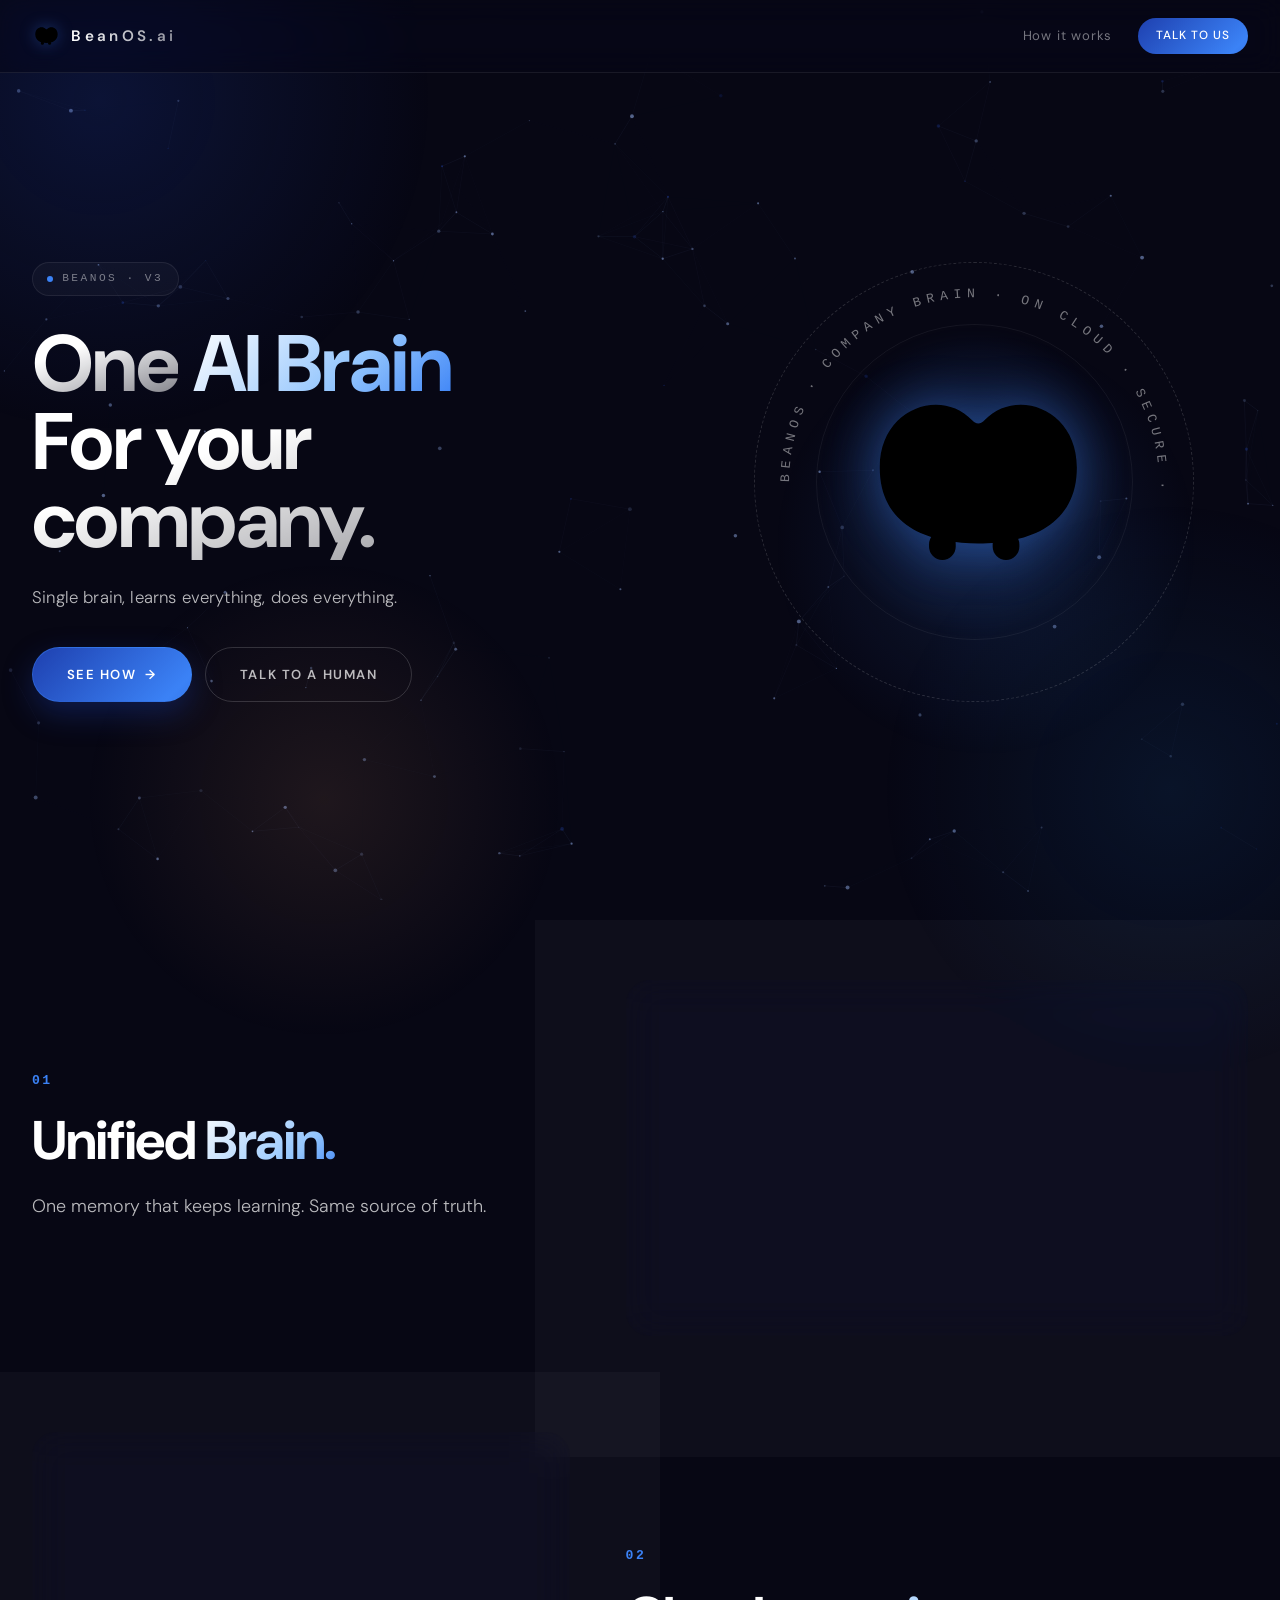
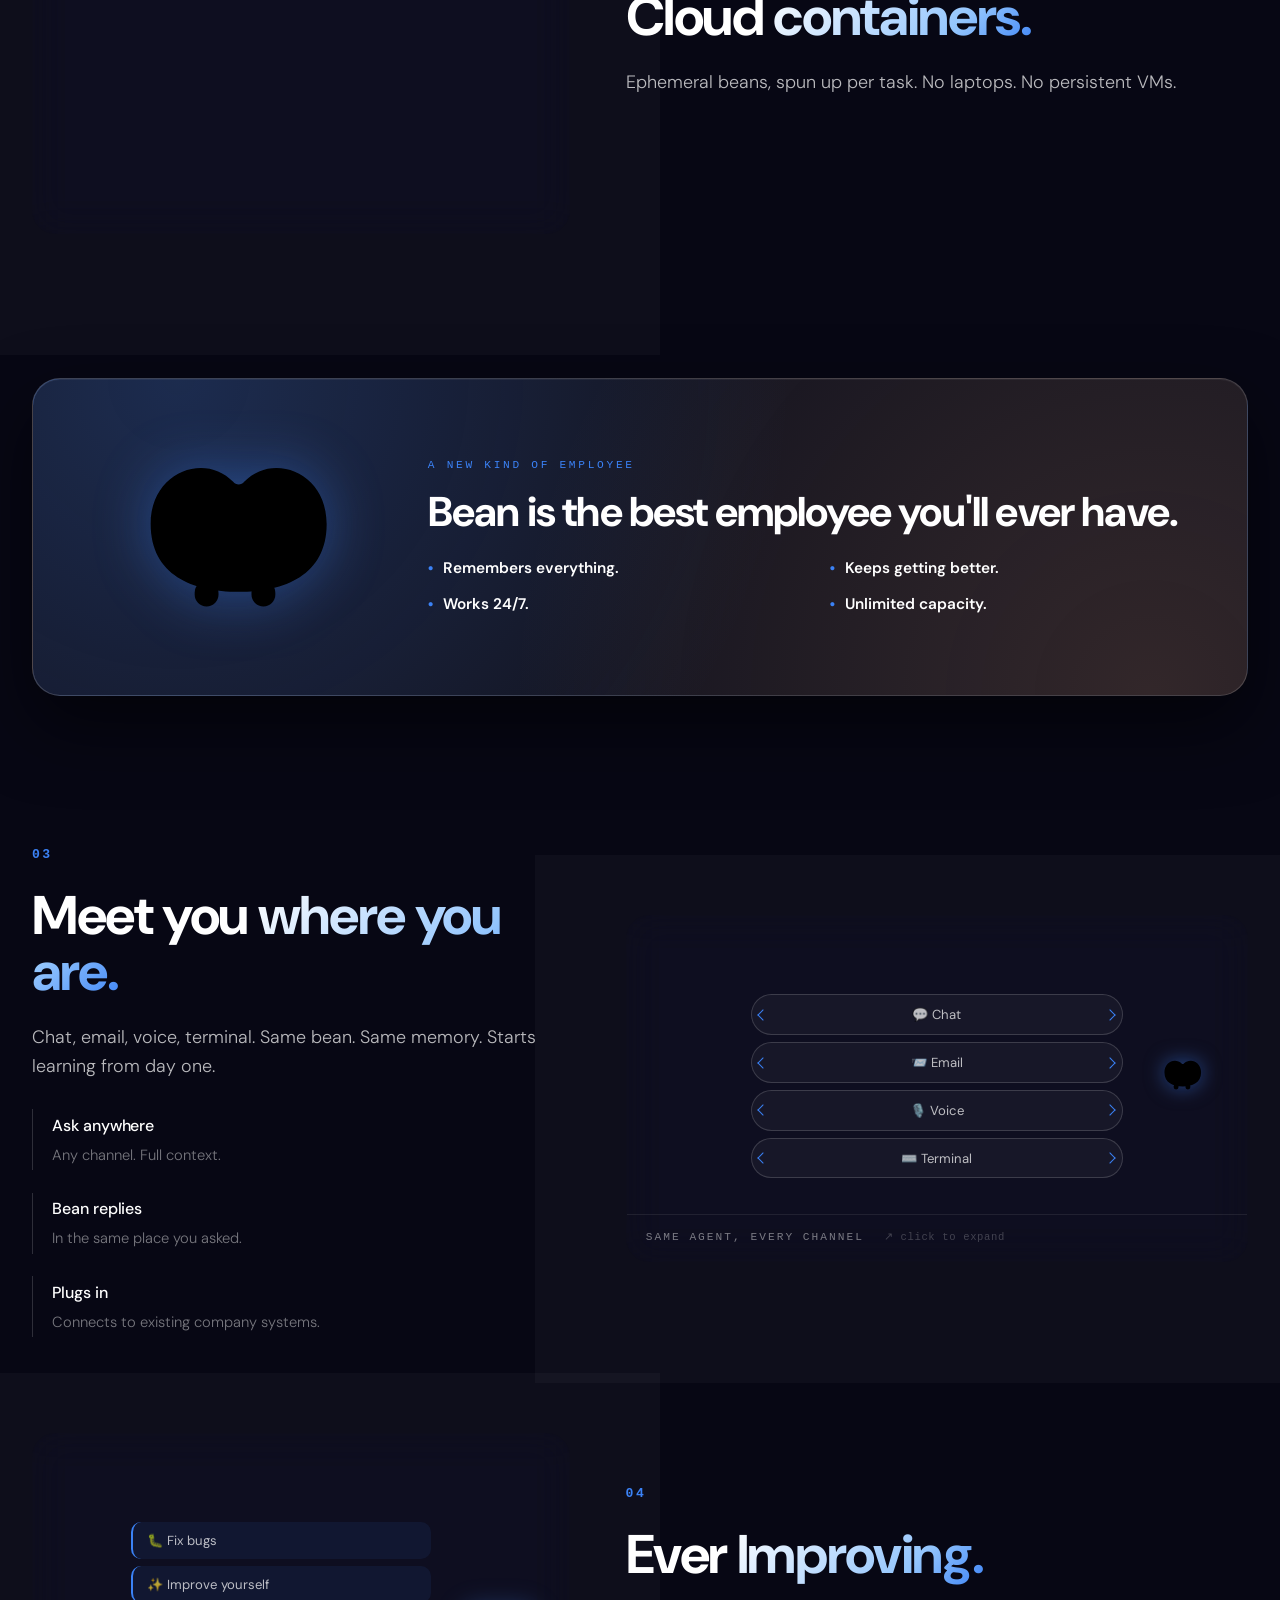
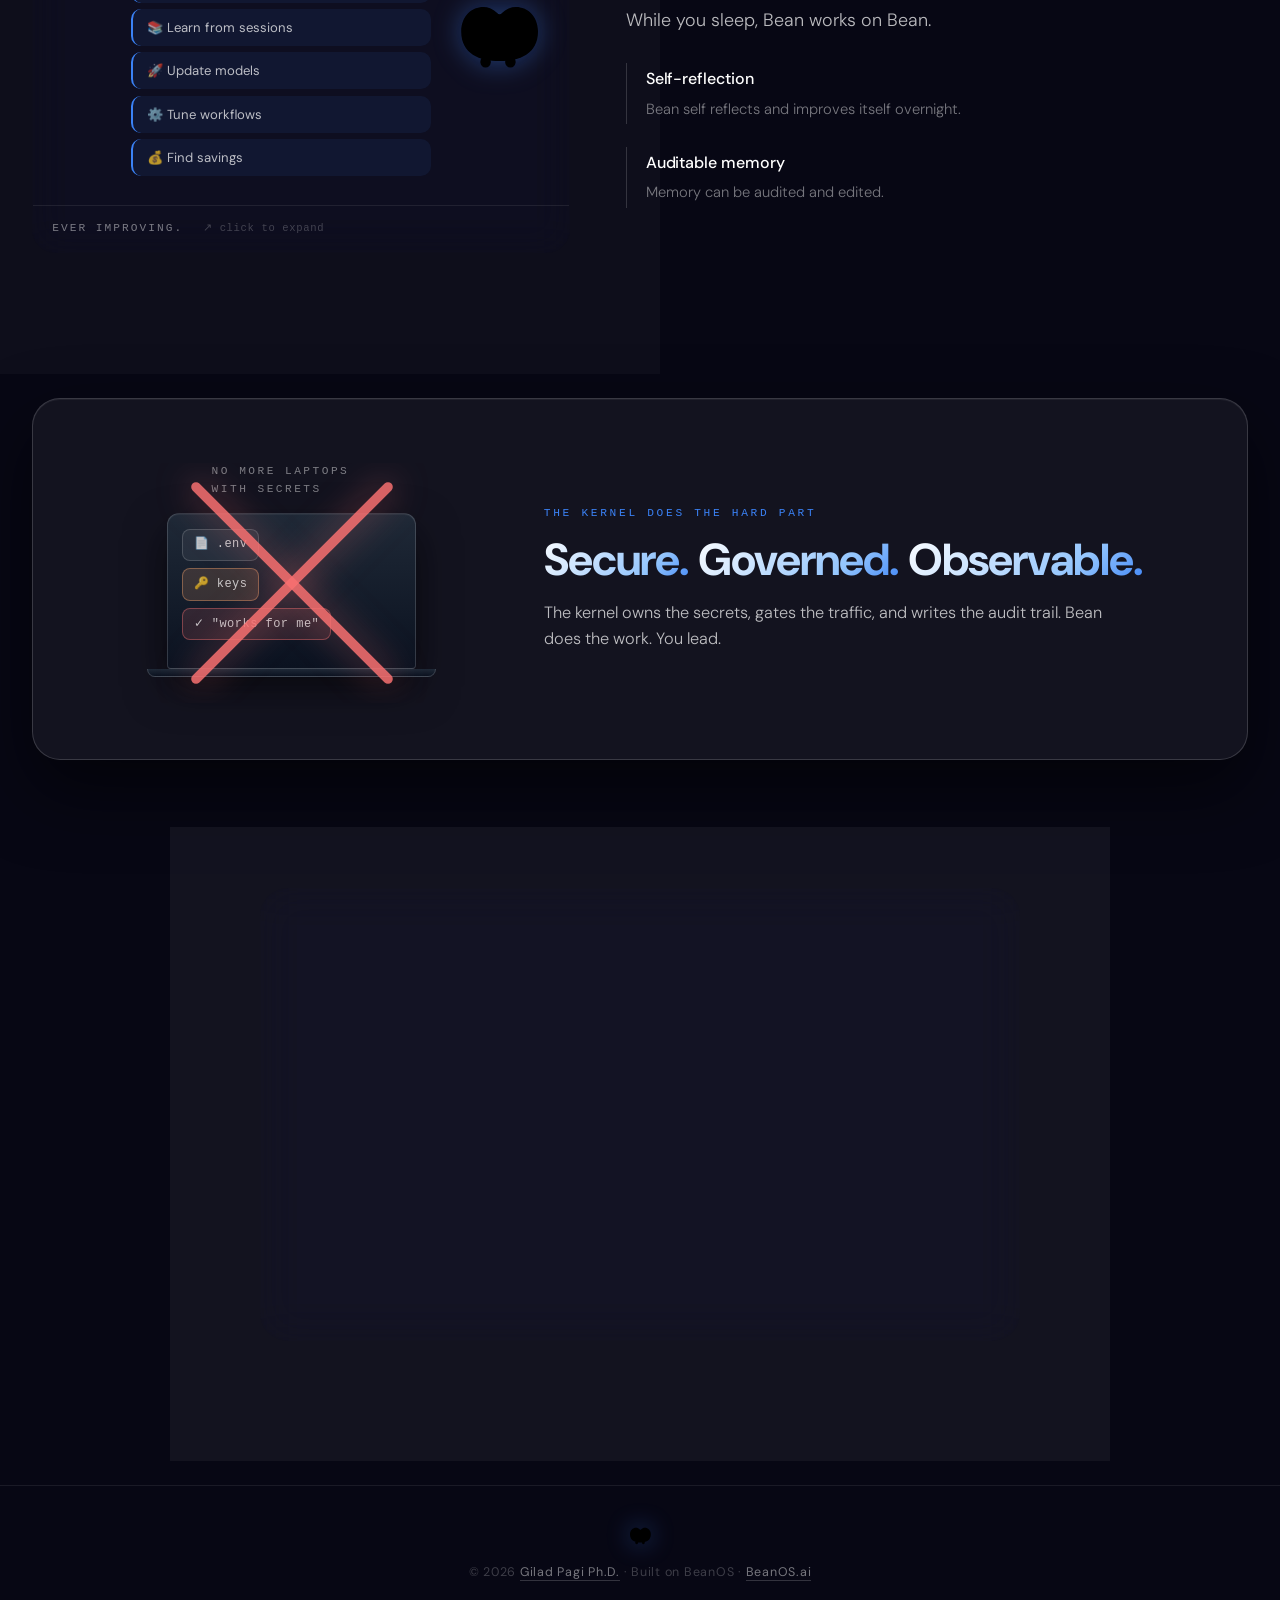
<file: docs/company-brain/index.html>
<!DOCTYPE html>
<html lang="en">
<head>
    <meta charset="UTF-8">
    <meta name="viewport" content="width=device-width, initial-scale=1.0">
    <title>BeanOS — One AI Brain For your company</title>
    <meta name="description" content="One AI Brain For your company. Single brain, learns everything, does everything.">
    <meta name="author" content="Gilad Pagi Ph.D.">

    <meta property="og:title" content="BeanOS — One AI Brain For your company">
    <meta property="og:description" content="Single brain, learns everything, does everything.">
    <meta property="og:type" content="website">
    <meta property="og:url" content="https://beanos.ai/company-brain/">
    <meta property="og:site_name" content="BeanOS">

    <meta name="twitter:card" content="summary_large_image">
    <meta name="twitter:title" content="BeanOS — One AI Brain For your company">
    <meta name="twitter:description" content="Single brain, learns everything, does everything.">

    <script async src="https://www.googletagmanager.com/gtag/js?id=G-6V5Q1DW21X"></script>
    <script>
      window.dataLayer = window.dataLayer || [];
      function gtag(){dataLayer.push(arguments);}
      gtag('js', new Date());
      gtag('config', 'G-6V5Q1DW21X');
    </script>

    <link rel="icon" type="image/svg+xml" href="favicon.svg">
    <link rel="preconnect" href="https://fonts.googleapis.com">
    <link rel="preconnect" href="https://fonts.gstatic.com" crossorigin>
    <link href="https://fonts.googleapis.com/css2?family=DM+Sans:wght@300;400;500;600;700&display=swap" rel="stylesheet">
    <link rel="stylesheet" href="marketing.css">
</head>
<body>

<!-- shared bean creature symbol -->
<svg width="0" height="0" style="position:absolute" aria-hidden="true">
    <defs>
        <symbol id="bean-creature" viewBox="0 0 240 220">
            <rect class="leg" x="76"  y="158" width="26" height="28" rx="13"/>
            <rect class="leg" x="138" y="158" width="26" height="28" rx="13"/>
            <path class="body" d="M 28 96
                                  C 28 38, 88 18, 118 50
                                  C 121 54, 127 54, 130 50
                                  C 160 18, 220 38, 220 96
                                  C 220 152, 174 170, 124 170
                                  C 74 170, 28 152, 28 96 Z"/>
            <path class="wink wink-l" d="M 70 86 L 88 100 L 70 114"/>
            <path class="wink wink-r" d="M 170 86 L 152 100 L 170 114"/>
        </symbol>
    </defs>
</svg>

<canvas id="particles-canvas" aria-hidden="true" role="presentation"></canvas>
<div class="orb orb-1" aria-hidden="true"></div>
<div class="orb orb-2" aria-hidden="true"></div>
<div class="orb orb-3" aria-hidden="true"></div>
<div class="orb orb-4" aria-hidden="true"></div>

<div class="scroll-progress" id="scrollProgress"></div>

<header class="topnav">
    <a href="https://beanos.ai/" class="topnav-brand" aria-label="BeanOS home">
        <svg class="topnav-bean bean-svg" viewBox="0 0 240 220" aria-hidden="true">
            <use href="#bean-creature"/>
        </svg>
        <span class="topnav-brand-name">BeanOS.ai</span>
    </a>
    <nav class="topnav-links" aria-label="Primary">
        <a href="#how">How it works</a>
        <a href="#cta" class="pill">Talk to us</a>
    </nav>
</header>

<!-- ====================================================================
     HERO
     ==================================================================== -->
<section class="hero" aria-labelledby="hero-title">
    <div class="hero-text">
        <span class="hero-eyebrow eyebrow"><span class="dot" aria-hidden="true"></span>BeanOS · v3</span>
        <h1 class="hero-title" id="hero-title">
            <span class="grad gradient-text">One</span>
            <span class="grad gradient-blue">AI Brain</span><br>
            <span class="grad gradient-text">For your company.</span>
        </h1>
        <p class="hero-sub">
            Single brain, learns everything, does everything.
        </p>
        <div class="hero-actions">
            <a class="btn btn-primary" href="#how">See how <span class="arrow">→</span></a>
            <a class="btn btn-ghost" href="mailto:gpagi@beanos.ai">Talk to a human</a>
        </div>
    </div>

    <div class="hero-figure" aria-hidden="true">
        <div class="hero-bean-frame">
            <div class="ring"></div>
            <div class="ring ring-2"></div>
            <div class="ring-label">
                <svg viewBox="0 0 100 100">
                    <defs>
                        <path id="circle-text" d="M 50,50 m -42,0 a 42,42 0 1,1 84,0 a 42,42 0 1,1 -84,0"/>
                    </defs>
                    <text font-size="3" letter-spacing="0.42em" fill="currentColor">
                        <textPath href="#circle-text" startOffset="0">BEANOS · COMPANY BRAIN · ON CLOUD · SECURE · </textPath>
                    </text>
                </svg>
            </div>
            <svg class="bean-svg bobs bean-instance" viewBox="0 0 240 220" role="img" aria-label="The Bean creature mascot">
                <use href="#bean-creature"/>
            </svg>
        </div>
    </div>
</section>

<main id="how">

<!-- ====================================================================
     SECTION 01 — Unified Brain
     ==================================================================== -->
<section class="story" aria-labelledby="brain-title">
    <div class="story-grid flip">
        <div class="story-figure">
            <figure class="figure-card diagram-card" data-diagram="brain">
                <figcaption class="figure-card-head">
                    <span class="head-dot"></span>
                    <span>fig. 01 · /brain</span>
                </figcaption>
                <div class="figure-card-body">
                    <div class="diagram diagram-brain-only" role="img" aria-label="Unified Brain — one memory holding the database, knowledge base, and workflow registry, shared by every bean.">
                        <div class="diag-block diag-brain">
                            <div class="diag-block-title">Unified Brain</div>
                            <div class="diag-pills">
                                <span class="diag-pill">Database</span>
                                <span class="diag-pill">Knowledge</span>
                                <span class="diag-pill">Workflows</span>
                            </div>
                        </div>
                        <div class="diag-row diag-containers">
                            <div class="diag-container">
                                <svg class="bean-svg diag-bean" viewBox="0 0 240 220"><use href="#bean-creature"/></svg>
                                <span>bean</span>
                            </div>
                            <div class="diag-container">
                                <svg class="bean-svg diag-bean" viewBox="0 0 240 220"><use href="#bean-creature"/></svg>
                                <span>bean</span>
                            </div>
                            <div class="diag-container">
                                <svg class="bean-svg diag-bean" viewBox="0 0 240 220"><use href="#bean-creature"/></svg>
                                <span>bean</span>
                            </div>
                        </div>
                    </div>
                </div>
                <div class="figure-caption">One brain · many beans <span class="figure-zoom">↗ click to expand</span></div>
            </figure>
        </div>

        <div class="story-copy">
            <div class="story-counter"><b>01</b></div>
            <h2 class="story-title" id="brain-title">Unified <span class="grad">Brain.</span></h2>
            <p class="story-lede">One memory that keeps learning. Same source of truth.</p>
        </div>
    </div>
</section>

<!-- ====================================================================
     SECTION 02 — Cloud containers
     ==================================================================== -->
<section class="story" aria-labelledby="cc-title">
    <div class="story-grid">
        <div class="story-figure">
            <figure class="figure-card diagram-card" data-diagram="containers">
                <figcaption class="figure-card-head">
                    <span class="head-dot"></span>
                    <span>fig. 02 · /containers</span>
                </figcaption>
                <div class="figure-card-body">
                    <div class="diagram diagram-containers-flow" role="img" aria-label="Ephemeral cloud containers spin up per task, do the job, and shut down. Secrets are injected by the kernel.">
                        <div class="diag-cc-stage">
                            <div class="diag-cc-cloud">
                                <span class="diag-block-title">Cloud</span>
                                <div class="diag-cc-row">
                                    <div class="diag-cc-bean diag-cc-bean-spinup">
                                        <svg class="bean-svg diag-bean" viewBox="0 0 240 220"><use href="#bean-creature"/></svg>
                                        <span>spin up</span>
                                    </div>
                                    <div class="diag-cc-bean diag-cc-bean-active">
                                        <svg class="bean-svg diag-bean" viewBox="0 0 240 220"><use href="#bean-creature"/></svg>
                                        <span>working</span>
                                    </div>
                                    <div class="diag-cc-bean diag-cc-bean-spindown">
                                        <svg class="bean-svg diag-bean" viewBox="0 0 240 220"><use href="#bean-creature"/></svg>
                                        <span>shut down</span>
                                    </div>
                                </div>
                            </div>
                            <div class="diag-cc-kernel">
                                <span class="diag-block-title">Kernel</span>
                                <div class="diag-pills">
                                    <span class="diag-pill diag-pill-orange">Secrets</span>
                                    <span class="diag-pill diag-pill-orange">Heuristics</span>
                                    <span class="diag-pill diag-pill-orange">Audit</span>
                                </div>
                            </div>
                        </div>
                    </div>
                </div>
                <div class="figure-caption">Ephemeral. On demand. <span class="figure-zoom">↗ click to expand</span></div>
            </figure>
        </div>

        <div class="story-copy">
            <div class="story-counter"><b>02</b></div>
            <h2 class="story-title" id="cc-title">Cloud <span class="grad">containers.</span></h2>
            <p class="story-lede">Ephemeral beans, spun up per task. No laptops. No persistent VMs.</p>
        </div>
    </div>
</section>

<!-- ====================================================================
     HIGHLIGHT — Best employee
     ==================================================================== -->
<section class="highlight" aria-labelledby="hl-title">
    <div class="highlight-card">
        <div class="highlight-bean" aria-hidden="true">
            <svg class="bean-svg bobs" viewBox="0 0 240 220"><use href="#bean-creature"/></svg>
        </div>
        <div class="highlight-text">
            <p class="highlight-eyebrow">A new kind of employee</p>
            <h2 class="highlight-title" id="hl-title">
                Bean is the <span class="grad">best employee</span> you'll ever have.
            </h2>
            <ul class="highlight-points">
                <li><span class="hl-bullet">●</span><b>Remembers everything.</b></li>
                <li><span class="hl-bullet">●</span><b>Keeps getting better.</b></li>
                <li><span class="hl-bullet">●</span><b>Works 24/7.</b></li>
                <li><span class="hl-bullet">●</span><b>Unlimited capacity.</b></li>
            </ul>
        </div>
    </div>
</section>

<!-- ====================================================================
     SECTION 03 — Meet you where you are
     ==================================================================== -->
<section class="story" aria-labelledby="meet-title">
    <div class="story-grid flip">
        <div class="story-figure">
            <figure class="figure-card diagram-card" data-diagram="channels">
                <figcaption class="figure-card-head">
                    <span class="head-dot"></span>
                    <span>fig. 03 · /channels</span>
                </figcaption>
                <div class="figure-card-body">
                    <div class="diagram diagram-channel" role="img" aria-label="Bean meets you on every channel — chat, email, voice, terminal — and learns from every interaction.">
                        <div class="diag-actor diag-actor-human">
                            <svg viewBox="0 0 32 32" class="diag-actor-ico"><circle cx="16" cy="10" r="5" fill="none" stroke="currentColor" stroke-width="1.6"/><path d="M5 28c2-6 7-9 11-9s9 3 11 9" fill="none" stroke="currentColor" stroke-width="1.6"/></svg>
                            <span>You</span>
                        </div>
                        <ul class="diag-stream diag-stream-bidirectional">
                            <li style="--i:0">💬 Chat</li>
                            <li style="--i:1">📨 Email</li>
                            <li style="--i:2">🎙️ Voice</li>
                            <li style="--i:3">⌨️ Terminal</li>
                        </ul>
                        <div class="diag-actor diag-actor-bean">
                            <svg class="bean-svg diag-actor-bean-svg" viewBox="0 0 240 220"><use href="#bean-creature"/></svg>
                            <span>Bean</span>
                        </div>
                    </div>
                </div>
                <div class="figure-caption">Same agent, every channel <span class="figure-zoom">↗ click to expand</span></div>
            </figure>
        </div>

        <div class="story-copy">
            <div class="story-counter"><b>03</b></div>
            <h2 class="story-title" id="meet-title">Meet you <span class="grad">where you are.</span></h2>
            <p class="story-lede">Chat, email, voice, terminal. Same bean. Same memory. Starts learning from day one.</p>
            <div class="story-chapters">
                <div class="chapter"><h4>Ask anywhere</h4><p>Any channel. Full context.</p></div>
                <div class="chapter"><h4>Bean replies</h4><p>In the same place you asked.</p></div>
                <div class="chapter"><h4>Plugs in</h4><p>Connects to existing company systems.</p></div>
            </div>
        </div>
    </div>
</section>

<!-- ====================================================================
     SECTION 04 — Every interface, ever learning
     ==================================================================== -->
<section class="story" aria-labelledby="loop-title">
    <div class="story-grid">
        <div class="story-figure">
            <figure class="figure-card diagram-card" data-diagram="loop">
                <figcaption class="figure-card-head">
                    <span class="head-dot"></span>
                    <span>fig. 04 · /loop</span>
                </figcaption>
                <div class="figure-card-body">
                    <div class="diagram diagram-loop" role="img" aria-label="The autonomous loop: a small Bean kicks off recurring activities that flow into a larger, better Bean.">
                        <div class="diag-loop-bean diag-loop-bean-small">
                            <svg class="bean-svg" viewBox="0 0 240 220"><use href="#bean-creature"/></svg>
                            <span>Bean</span>
                        </div>
                        <ul class="diag-loop-tasks">
                            <li style="--i:0">🐛 Fix bugs</li>
                            <li style="--i:1">✨ Improve yourself</li>
                            <li style="--i:2">📚 Learn from sessions</li>
                            <li style="--i:3">🚀 Update models</li>
                            <li style="--i:4">⚙️ Tune workflows</li>
                            <li style="--i:5">💰 Find savings</li>
                        </ul>
                        <div class="diag-loop-bean diag-loop-bean-large">
                            <svg class="bean-svg bobs" viewBox="0 0 240 220"><use href="#bean-creature"/></svg>
                            <span>Better Bean</span>
                        </div>
                    </div>
                </div>
                <div class="figure-caption">Ever improving. <span class="figure-zoom">↗ click to expand</span></div>
            </figure>
        </div>

        <div class="story-copy">
            <div class="story-counter"><b>04</b></div>
            <h2 class="story-title" id="loop-title">Ever <span class="grad">Improving.</span></h2>
            <p class="story-lede">While you sleep, Bean works on Bean.</p>
            <div class="story-chapters">
                <div class="chapter"><h4>Self-reflection</h4><p>Bean self reflects and improves itself overnight.</p></div>
                <div class="chapter"><h4>Auditable memory</h4><p>Memory can be audited and edited.</p></div>
            </div>
        </div>
    </div>
</section>

<!-- ====================================================================
     CLOSER — Secure. Governed. Observable.
     ==================================================================== -->
<section class="closer" aria-labelledby="closer-title">
    <div class="closer-card">
        <div class="closer-figure" aria-hidden="true">
            <div class="diagram diagram-anti">
                <div class="diag-anti-stage">
                    <div class="diag-anti-label">No more laptops with secrets</div>
                    <div class="diag-laptop">
                        <div class="diag-laptop-screen">
                            <span class="diag-anti-token diag-anti-token-1">📄 .env</span>
                            <span class="diag-anti-token diag-anti-token-2">🔑 keys</span>
                            <span class="diag-anti-token diag-anti-token-3">✓ "works for me"</span>
                        </div>
                        <div class="diag-laptop-base"></div>
                    </div>
                    <svg class="diag-anti-cross" viewBox="0 0 200 200" aria-hidden="true">
                        <line x1="20" y1="20" x2="180" y2="180" />
                        <line x1="180" y1="20" x2="20" y2="180" />
                    </svg>
                </div>
            </div>
        </div>
        <div class="closer-text">
            <p class="closer-eyebrow">The kernel does the hard part</p>
            <h2 class="closer-title" id="closer-title">
                <span class="grad">Secure.</span> <span class="grad">Governed.</span> <span class="grad">Observable.</span>
            </h2>
            <p class="closer-sub">
                The kernel owns the secrets, gates the traffic, and writes the audit trail. Bean does the work. You lead.
            </p>
        </div>
    </div>
</section>

</main>

<!-- ====================================================================
     CTA
     ==================================================================== -->
<section class="cta" id="cta" aria-labelledby="cta-title">
    <div class="cta-card">
        <p class="cta-eyebrow">Ready when you are</p>
        <h2 class="cta-title" id="cta-title"><span class="grad gradient-text">Want this</span><br><span class="grad gradient-blue">for your company?</span></h2>
        <p class="cta-sub">
            BeanOS is in private beta. Small group of teams, ready to run AI as infrastructure.
        </p>
        <a class="btn btn-primary" href="mailto:gpagi@beanos.ai?subject=BeanOS%20—%20I%20want%20a%20demo">
            Email gpagi@beanos.ai <span class="arrow">→</span>
        </a>
    </div>
</section>

<!-- Diagram lightbox -->
<div class="lightbox" id="lightbox" aria-hidden="true" role="dialog" aria-modal="true" aria-label="Diagram detail">
    <button class="lightbox-close" type="button" aria-label="Close">×</button>
    <div class="lightbox-stage" id="lightboxStage"></div>
</div>

<footer class="site-footer">
    <svg class="footer-bean bean-svg" viewBox="0 0 240 220" aria-hidden="true">
        <use href="#bean-creature"/>
    </svg>
    <p>&copy; 2026 <a href="https://gpgroupcompany.com/cv.html">Gilad Pagi Ph.D.</a> · Built on BeanOS · <a href="https://beanos.ai/">BeanOS.ai</a></p>
</footer>

<script src="marketing.js" defer></script>
</body>
</html>
</file>
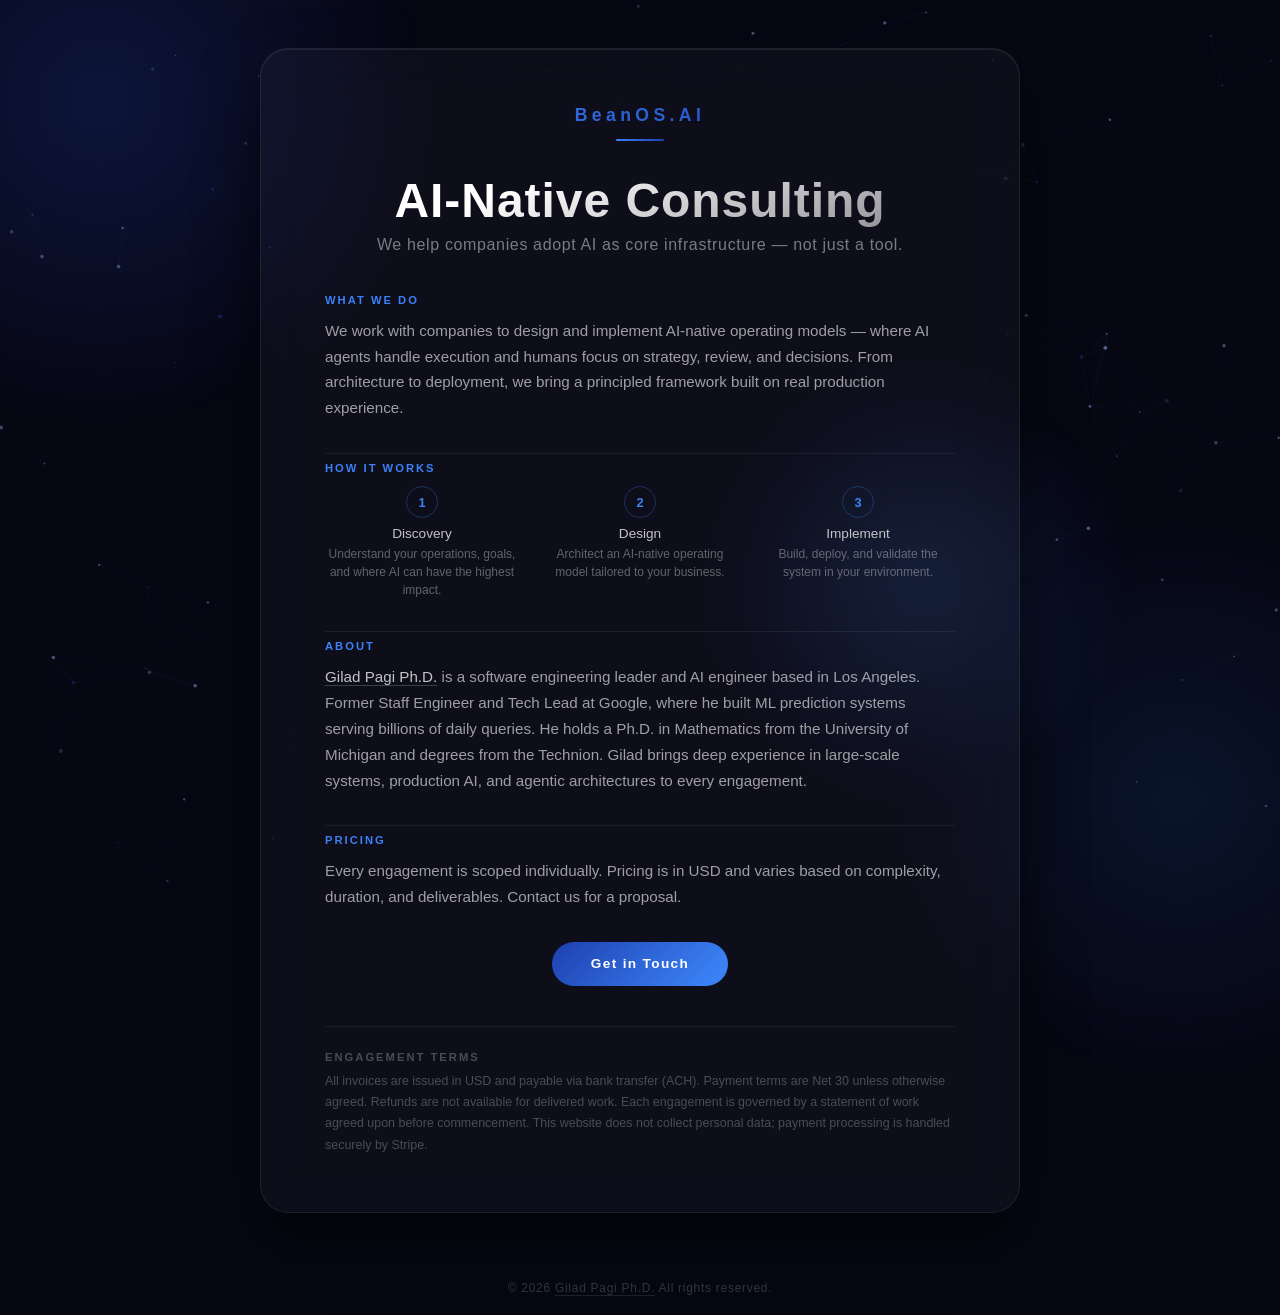
<file: docs/consulting/index.html>
<!DOCTYPE html>
<html lang="en">
<head>
    <meta charset="UTF-8">
    <meta name="viewport" content="width=device-width, initial-scale=1.0">
    <title>AI-Native Consulting — BeanOS.ai</title>
    <meta name="description" content="AI-Native consulting services by BeanOS.ai. We help companies adopt AI as core infrastructure — not just a tool.">
    <meta name="author" content="Gilad Pagi Ph.D.">

    <!-- OpenGraph -->
    <meta property="og:title" content="AI-Native Consulting — BeanOS.ai">
    <meta property="og:description" content="We help companies adopt AI as core infrastructure — not just a tool.">
    <meta property="og:type" content="website">
    <meta property="og:url" content="https://beanos.ai/consulting/">
    <meta property="og:site_name" content="BeanOS">

    <!-- Twitter Card -->
    <meta name="twitter:card" content="summary">
    <meta name="twitter:title" content="AI-Native Consulting — BeanOS.ai">
    <meta name="twitter:description" content="We help companies adopt AI as core infrastructure — not just a tool.">

    <!-- Google Analytics -->
    <script async src="https://www.googletagmanager.com/gtag/js?id=G-6V5Q1DW21X"></script>
    <script>
      window.dataLayer = window.dataLayer || [];
      function gtag(){dataLayer.push(arguments);}
      gtag('js', new Date());
      gtag('config', 'G-6V5Q1DW21X');
    </script>

    <!-- Security -->
    <meta http-equiv="Content-Security-Policy"
          content="default-src 'self'; script-src 'unsafe-inline' https://www.googletagmanager.com https://www.google-analytics.com; style-src 'unsafe-inline' https://fonts.googleapis.com; font-src https://fonts.gstatic.com; img-src 'self' data: https://www.google-analytics.com https://www.googletagmanager.com; connect-src https://www.google-analytics.com https://analytics.google.com https://*.google-analytics.com https://*.analytics.google.com https://www.googletagmanager.com; frame-ancestors 'none'; base-uri 'self'; form-action 'none'; upgrade-insecure-requests;">
    <meta name="referrer" content="strict-origin-when-cross-origin">
    <link rel="canonical" href="https://beanos.ai/consulting/">
    <link rel="icon" type="image/svg+xml" href="../favicon.svg">

    <!-- Fonts -->
    <link rel="preconnect" href="https://fonts.googleapis.com">
    <link rel="preconnect" href="https://fonts.gstatic.com" crossorigin>
    <link href="https://fonts.googleapis.com/css2?family=DM+Sans:wght@300;400;500;600;700&display=swap" rel="stylesheet">

    <style>
        *, *::before, *::after { margin: 0; padding: 0; box-sizing: border-box; }
        html, body { height: 100%; }

        body {
            font-family: 'DM Sans', -apple-system, BlinkMacSystemFont, 'Segoe UI', sans-serif;
            background: #070714;
            color: #fff;
            overflow-x: hidden;
            min-height: 100vh;
            display: flex;
            flex-direction: column;
        }

        #particles-canvas {
            position: fixed;
            inset: 0;
            z-index: 0;
            pointer-events: none;
        }

        .orb {
            position: fixed;
            border-radius: 50%;
            pointer-events: none;
            z-index: 1;
            will-change: transform;
            animation: orbFloat 14s ease-in-out infinite;
        }
        .orb-1 {
            width: 700px; height: 700px;
            background: radial-gradient(circle at center, rgba(30, 64, 175, 0.25), transparent 65%);
            top: -250px; left: -250px;
        }
        .orb-2 {
            width: 600px; height: 600px;
            background: radial-gradient(circle at center, rgba(15, 52, 96, 0.3), transparent 65%);
            bottom: -200px; right: -200px;
            animation-delay: -5s;
        }
        .orb-3 {
            width: 450px; height: 450px;
            background: radial-gradient(circle at center, rgba(59, 130, 246, 0.15), transparent 65%);
            top: 40%; right: 10%;
            animation-delay: -9s;
        }
        @keyframes orbFloat {
            0%, 100% { transform: translate(0, 0); }
            33% { transform: translate(25px, -30px); }
            66% { transform: translate(-20px, 20px); }
        }

        .main-wrapper {
            flex: 1;
            display: flex;
            align-items: center;
            justify-content: center;
            padding: 3rem 1.5rem;
            position: relative;
            z-index: 2;
        }

        .glass-card {
            background: rgba(255, 255, 255, 0.03);
            backdrop-filter: blur(24px);
            -webkit-backdrop-filter: blur(24px);
            border: 1px solid rgba(255, 255, 255, 0.07);
            border-radius: 28px;
            padding: 3.5rem 4rem;
            max-width: 760px;
            width: 100%;
            box-shadow: 0 30px 60px rgba(0, 0, 0, 0.6),
                        inset 0 1px 0 rgba(255, 255, 255, 0.08);
            animation: cardIn 0.9s cubic-bezier(0.22, 1, 0.36, 1) both;
        }
        @keyframes cardIn {
            from { opacity: 0; transform: translateY(40px) scale(0.96); }
            to   { opacity: 1; transform: translateY(0) scale(1); }
        }

        .brand { margin-bottom: 2rem; animation: fadeUp 0.7s ease-out 0.2s both; }
        .brand a {
            text-decoration: none;
        }
        .brand-name {
            font-size: 1.1rem;
            font-weight: 600;
            letter-spacing: 0.25em;
            background: linear-gradient(90deg, #3b82f6 0%, #1e40af 100%);
            -webkit-background-clip: text;
            -webkit-text-fill-color: transparent;
            background-clip: text;
        }
        .brand-line {
            width: 48px; height: 2px;
            background: linear-gradient(90deg, #3b82f6, #1e40af);
            margin: 0.8rem auto 0;
            border-radius: 2px;
        }

        .page-title {
            font-size: clamp(2rem, 5vw, 3rem);
            font-weight: 700;
            letter-spacing: 0.02em;
            text-align: center;
            margin-bottom: 0.5rem;
            background: linear-gradient(160deg, #ffffff 30%, rgba(255, 255, 255, 0.5) 100%);
            -webkit-background-clip: text;
            -webkit-text-fill-color: transparent;
            background-clip: text;
            animation: fadeUp 0.7s ease-out 0.35s both;
        }

        .subtitle {
            text-align: center;
            font-size: 1rem;
            font-weight: 300;
            color: rgba(255, 255, 255, 0.45);
            letter-spacing: 0.04em;
            margin-bottom: 2.5rem;
            animation: fadeUp 0.7s ease-out 0.5s both;
        }

        .section {
            margin-bottom: 2rem;
            animation: fadeUp 0.7s ease-out calc(0.6s + var(--s, 0) * 0.15s) both;
        }

        .section-label {
            font-size: 0.7rem;
            font-weight: 600;
            letter-spacing: 0.18em;
            text-transform: uppercase;
            color: #3b82f6;
            margin-bottom: 0.75rem;
        }

        .section p {
            font-size: 0.95rem;
            font-weight: 300;
            color: rgba(255, 255, 255, 0.6);
            line-height: 1.7;
        }

        .inline-link {
            color: rgba(255, 255, 255, 0.75);
            text-decoration: none;
            border-bottom: 1px solid rgba(255, 255, 255, 0.2);
            transition: color 0.2s ease, border-color 0.2s ease;
        }
        .inline-link:hover { color: #fff; border-color: rgba(255, 255, 255, 0.5); }

        .steps {
            display: flex;
            gap: 1.5rem;
            margin-top: 0.25rem;
        }

        .step {
            flex: 1;
            text-align: center;
        }

        .step-num {
            display: inline-flex;
            align-items: center;
            justify-content: center;
            width: 32px; height: 32px;
            border-radius: 50%;
            border: 1px solid rgba(59, 130, 246, 0.3);
            font-size: 0.8rem;
            font-weight: 600;
            color: #3b82f6;
            margin-bottom: 0.5rem;
        }

        .step-title {
            font-size: 0.85rem;
            font-weight: 500;
            color: rgba(255, 255, 255, 0.75);
            margin-bottom: 0.25rem;
        }

        .step-desc {
            font-size: 0.75rem;
            font-weight: 300;
            color: rgba(255, 255, 255, 0.35);
            line-height: 1.5;
        }

        .divider {
            height: 1px;
            background: rgba(255, 255, 255, 0.06);
            margin: 0.5rem 0;
        }

        .cta-row {
            text-align: center;
            margin-top: 2rem;
            animation: fadeUp 0.7s ease-out 1.2s both;
        }

        .cta-btn {
            display: inline-flex;
            align-items: center;
            gap: 0.5rem;
            padding: 0.9rem 2.4rem;
            font-family: inherit;
            font-size: 0.85rem;
            font-weight: 600;
            letter-spacing: 0.1em;
            color: #fff;
            text-decoration: none;
            border-radius: 50px;
            background: linear-gradient(135deg, #1e40af 0%, #3b82f6 50%, #1e40af 100%);
            background-size: 200% 100%;
            background-position: 0% 0%;
            transition: background-position 0.4s ease, transform 0.3s ease, box-shadow 0.3s ease;
        }
        .cta-btn:hover {
            background-position: 100% 0%;
            transform: translateY(-3px);
            box-shadow: 0 16px 40px rgba(30, 64, 175, 0.45);
        }

        .terms {
            margin-top: 2.5rem;
            padding-top: 1.5rem;
            border-top: 1px solid rgba(255, 255, 255, 0.06);
            animation: fadeUp 0.7s ease-out 1.35s both;
        }

        .terms-title {
            font-size: 0.7rem;
            font-weight: 600;
            letter-spacing: 0.18em;
            text-transform: uppercase;
            color: rgba(255, 255, 255, 0.25);
            margin-bottom: 0.5rem;
        }

        .terms p {
            font-size: 0.78rem;
            font-weight: 300;
            color: rgba(255, 255, 255, 0.25);
            line-height: 1.7;
        }

        .site-footer {
            position: relative; z-index: 2;
            text-align: center; padding: 1.25rem;
        }
        .site-footer p {
            font-size: 0.75rem;
            color: rgba(255, 255, 255, 0.18);
            letter-spacing: 0.06em;
        }
        .site-footer a {
            color: inherit;
            text-decoration: none;
            border-bottom: 1px solid rgba(255, 255, 255, 0.1);
            transition: color 0.2s ease;
        }
        .site-footer a:hover { color: rgba(255, 255, 255, 0.4); }

        @keyframes fadeUp {
            from { opacity: 0; transform: translateY(20px); }
            to   { opacity: 1; transform: translateY(0); }
        }

        @media (max-width: 640px) {
            .glass-card { padding: 2.5rem 1.5rem; }
            .steps { flex-direction: column; gap: 1rem; }
        }
    </style>
</head>
<body>
    <canvas id="particles-canvas" aria-hidden="true" role="presentation"></canvas>
    <div class="orb orb-1" aria-hidden="true"></div>
    <div class="orb orb-2" aria-hidden="true"></div>
    <div class="orb orb-3" aria-hidden="true"></div>

    <main class="main-wrapper">
        <div class="glass-card">
            <div class="brand" style="text-align: center;">
                <a href="../">
                    <h1 class="brand-name">BeanOS.AI</h1>
                </a>
                <div class="brand-line"></div>
            </div>

            <div class="page-title">AI-Native Consulting</div>
            <p class="subtitle">We help companies adopt AI as core infrastructure — not just a tool.</p>

            <div class="section" style="--s: 1;">
                <div class="section-label">What We Do</div>
                <p>We work with companies to design and implement AI-native operating models — where AI agents handle execution and humans focus on strategy, review, and decisions. From architecture to deployment, we bring a principled framework built on real production experience.</p>
            </div>

            <div class="divider"></div>

            <div class="section" style="--s: 2;">
                <div class="section-label">How It Works</div>
                <div class="steps">
                    <div class="step">
                        <div class="step-num">1</div>
                        <div class="step-title">Discovery</div>
                        <div class="step-desc">Understand your operations, goals, and where AI can have the highest impact.</div>
                    </div>
                    <div class="step">
                        <div class="step-num">2</div>
                        <div class="step-title">Design</div>
                        <div class="step-desc">Architect an AI-native operating model tailored to your business.</div>
                    </div>
                    <div class="step">
                        <div class="step-num">3</div>
                        <div class="step-title">Implement</div>
                        <div class="step-desc">Build, deploy, and validate the system in your environment.</div>
                    </div>
                </div>
            </div>

            <div class="divider"></div>

            <div class="section" style="--s: 3;">
                <div class="section-label">About</div>
                <p><a href="https://gpgroupcompany.com/cv.html" class="inline-link">Gilad Pagi Ph.D.</a> is a software engineering leader and AI engineer based in Los Angeles. Former Staff Engineer and Tech Lead at Google, where he built ML prediction systems serving billions of daily queries. He holds a Ph.D. in Mathematics from the University of Michigan and degrees from the Technion. Gilad brings deep experience in large-scale systems, production AI, and agentic architectures to every engagement.</p>
            </div>

            <div class="divider"></div>

            <div class="section" style="--s: 4;">
                <div class="section-label">Pricing</div>
                <p>Every engagement is scoped individually. Pricing is in USD and varies based on complexity, duration, and deliverables. Contact us for a proposal.</p>
            </div>

            <div class="cta-row">
                <a href="mailto:gpagi@beanos.ai" class="cta-btn">Get in Touch</a>
            </div>

            <div class="terms">
                <div class="terms-title">Engagement Terms</div>
                <p>All invoices are issued in USD and payable via bank transfer (ACH). Payment terms are Net 30 unless otherwise agreed. Refunds are not available for delivered work. Each engagement is governed by a statement of work agreed upon before commencement. This website does not collect personal data; payment processing is handled securely by Stripe.</p>
            </div>
        </div>
    </main>

    <footer class="site-footer">
        <p>&copy; 2026 <a href="https://gpgroupcompany.com/cv.html">Gilad Pagi Ph.D.</a> All rights reserved.</p>
    </footer>

    <script>
        (function () {
            if (window.matchMedia('(prefers-reduced-motion: reduce)').matches) return;
            var canvas = document.getElementById('particles-canvas');
            var ctx = canvas.getContext('2d');
            var particles = [];
            var raf;
            function resize() { canvas.width = window.innerWidth; canvas.height = window.innerHeight; }
            function Particle() { this.init(); }
            Particle.prototype.init = function () {
                this.x = Math.random() * canvas.width;
                this.y = Math.random() * canvas.height;
                this.vx = (Math.random() - 0.5) * 0.5;
                this.vy = (Math.random() - 0.5) * 0.5;
                this.r = Math.random() * 1.5 + 0.5;
                this.alpha = Math.random() * 0.4 + 0.1;
                this.hue = Math.random() < 0.15 ? '30,64,175' : '160,190,255';
            };
            Particle.prototype.update = function () {
                this.x += this.vx; this.y += this.vy;
                if (this.x < 0 || this.x > canvas.width) this.vx *= -1;
                if (this.y < 0 || this.y > canvas.height) this.vy *= -1;
            };
            Particle.prototype.draw = function () {
                ctx.beginPath();
                ctx.arc(this.x, this.y, this.r, 0, Math.PI * 2);
                ctx.fillStyle = 'rgba(' + this.hue + ',' + this.alpha + ')';
                ctx.fill();
            };
            function initParticles() {
                resize();
                var count = Math.max(60, Math.min(130, Math.floor(canvas.width * canvas.height / 8000)));
                particles = [];
                for (var i = 0; i < count; i++) particles.push(new Particle());
            }
            function connectParticles() {
                var maxD = 110;
                for (var i = 0; i < particles.length; i++) {
                    for (var j = i + 1; j < particles.length; j++) {
                        var dx = particles[i].x - particles[j].x;
                        var dy = particles[i].y - particles[j].y;
                        var d = Math.sqrt(dx * dx + dy * dy);
                        if (d < maxD) {
                            ctx.beginPath();
                            ctx.moveTo(particles[i].x, particles[i].y);
                            ctx.lineTo(particles[j].x, particles[j].y);
                            ctx.strokeStyle = 'rgba(160,190,255,' + ((1 - d / maxD) * 0.12) + ')';
                            ctx.lineWidth = 0.5;
                            ctx.stroke();
                        }
                    }
                }
            }
            function loop() {
                ctx.clearRect(0, 0, canvas.width, canvas.height);
                for (var i = 0; i < particles.length; i++) { particles[i].update(); particles[i].draw(); }
                connectParticles();
                raf = requestAnimationFrame(loop);
            }
            window.addEventListener('resize', function () { cancelAnimationFrame(raf); initParticles(); loop(); });
            initParticles();
            loop();
        })();
    </script>
</body>
</html>
</file>
<file: docs/blueprint/style.css>
/* ═══════════════════════════════════════════
   CSS VARIABLES
   ═══════════════════════════════════════════ */
:root {
    --brand: #1e40af;
    --brand-dark: #1a3590;
    --brand-light: #3b82f6;
    --brand-wash: #eff6ff;
    --brand-ghost: #f5f8ff;

    --ink: #111827;
    --ink-secondary: #4b5563;
    --ink-tertiary: #9ca3af;
    --ink-faint: #d1d5db;

    --surface: #ffffff;
    --surface-raised: #f9fafb;
    --surface-sunken: #f3f4f6;
    --border: #e5e7eb;
    --border-strong: #d1d5db;

    --wip-bg: #fef3c7;
    --wip-text: #92400e;
    --wip-border: #fcd34d;

    --sidebar-w: 280px;
    --content-max: 720px;
    --body-size: 19px;
    --body-leading: 1.72;

    --font-body: 'Newsreader', Georgia, 'Times New Roman', serif;
    --font-ui: 'DM Sans', -apple-system, BlinkMacSystemFont, 'Segoe UI', sans-serif;
    --font-mono: 'JetBrains Mono', 'Fira Code', 'Consolas', monospace;

    --ease-out: cubic-bezier(0.16, 1, 0.3, 1);
    --ease-in-out: cubic-bezier(0.65, 0, 0.35, 1);
}

/* ═══════════════════════════════════════════
   RESET & BASE
   ═══════════════════════════════════════════ */
*, *::before, *::after {
    margin: 0; padding: 0; box-sizing: border-box;
}

html {
    scroll-behavior: smooth;
    scroll-padding-top: 80px;
    -webkit-text-size-adjust: 100%;
}

body {
    font-family: var(--font-body);
    font-size: var(--body-size);
    line-height: var(--body-leading);
    color: var(--ink);
    background: var(--surface);
    -webkit-font-smoothing: antialiased;
    -moz-osx-font-smoothing: grayscale;
    overflow-x: hidden;
}

/* ═══════════════════════════════════════════
   WIP BANNER
   ═══════════════════════════════════════════ */
.wip-banner {
    background: var(--wip-bg);
    border-bottom: 1px solid var(--wip-border);
    padding: 10px 24px;
    text-align: center;
    font-family: var(--font-ui);
    font-size: 14px;
    font-weight: 500;
    color: var(--wip-text);
    position: sticky;
    top: 0;
    z-index: 100;
}

.wip-banner a {
    color: var(--wip-text);
    text-decoration: underline;
    text-underline-offset: 2px;
}

/* ═══════════════════════════════════════════
   LAYOUT
   ═══════════════════════════════════════════ */
.page-layout {
    display: flex;
    min-height: 100vh;
}

/* ═══════════════════════════════════════════
   SIDEBAR / TOC
   ═══════════════════════════════════════════ */
.sidebar {
    position: sticky;
    top: 41px; /* wip banner height */
    height: calc(100vh - 41px);
    width: var(--sidebar-w);
    min-width: var(--sidebar-w);
    border-right: 1px solid var(--border);
    background: var(--surface);
    overflow-y: auto;
    overflow-x: hidden;
    padding: 32px 0 48px;
    scrollbar-width: thin;
    scrollbar-color: var(--ink-faint) transparent;
    z-index: 50;
}

.sidebar::-webkit-scrollbar { width: 4px; }
.sidebar::-webkit-scrollbar-track { background: transparent; }
.sidebar::-webkit-scrollbar-thumb { background: var(--ink-faint); border-radius: 2px; }

.sidebar-brand {
    padding: 0 24px 24px;
    border-bottom: 1px solid var(--border);
    margin-bottom: 20px;
}

.sidebar-brand-name {
    font-family: var(--font-ui);
    font-weight: 700;
    font-size: 15px;
    color: var(--brand);
    letter-spacing: -0.02em;
    text-decoration: none;
    display: block;
}

.sidebar-brand-sub {
    font-family: var(--font-ui);
    font-size: 12px;
    color: var(--ink-tertiary);
    margin-top: 2px;
}

.toc-section-label {
    font-family: var(--font-ui);
    font-size: 11px;
    font-weight: 600;
    letter-spacing: 0.06em;
    text-transform: uppercase;
    color: var(--ink-tertiary);
    padding: 16px 24px 6px;
}

.toc-link {
    display: block;
    font-family: var(--font-ui);
    font-size: 13px;
    line-height: 1.4;
    color: var(--ink-secondary);
    text-decoration: none;
    padding: 5px 24px 5px 24px;
    border-left: 2px solid transparent;
    transition: all 0.15s ease;
}

.toc-link:hover {
    color: var(--ink);
    background: var(--surface-raised);
}

.toc-link.active {
    color: var(--brand);
    border-left-color: var(--brand);
    background: var(--brand-ghost);
    font-weight: 500;
}

.toc-link.toc-sub {
    padding-left: 36px;
    font-size: 12.5px;
}

.toc-divider {
    height: 1px;
    background: var(--border);
    margin: 12px 24px;
}

/* Mobile TOC toggle */
.toc-toggle {
    display: none;
    position: fixed;
    bottom: 24px;
    left: 24px;
    z-index: 200;
    background: var(--brand);
    color: white;
    border: none;
    border-radius: 12px;
    padding: 12px 20px;
    font-family: var(--font-ui);
    font-size: 14px;
    font-weight: 600;
    cursor: pointer;
    box-shadow: 0 4px 24px rgba(30, 64, 175, 0.3);
    transition: transform 0.2s var(--ease-out);
}

.toc-toggle:active { transform: scale(0.95); }

.sidebar-overlay {
    display: none;
    position: fixed;
    inset: 0;
    background: rgba(0,0,0,0.3);
    z-index: 49;
    opacity: 0;
    transition: opacity 0.3s ease;
}

/* ═══════════════════════════════════════════
   MAIN CONTENT
   ═══════════════════════════════════════════ */
.main-content {
    flex: 1;
    min-width: 0;
    padding: 56px 48px 120px;
    display: flex;
    justify-content: center;
}

.content-column {
    max-width: var(--content-max);
    width: 100%;
}

/* ═══════════════════════════════════════════
   ARTICLE HEADER
   ═══════════════════════════════════════════ */
.article-header {
    margin-bottom: 56px;
    padding-bottom: 40px;
    border-bottom: 1px solid var(--border);
}

.article-header h1 {
    font-family: var(--font-body);
    font-size: clamp(32px, 5vw, 44px);
    font-weight: 600;
    line-height: 1.15;
    color: var(--ink);
    letter-spacing: -0.025em;
    margin-bottom: 16px;
}

.article-subtitle {
    font-family: var(--font-body);
    font-size: 20px;
    font-weight: 300;
    color: var(--ink-secondary);
    line-height: 1.5;
    font-style: italic;
    margin-bottom: 28px;
}

.article-meta {
    display: flex;
    align-items: center;
    gap: 16px;
    font-family: var(--font-ui);
    font-size: 14px;
    color: var(--ink-secondary);
}

.author-name {
    font-weight: 600;
    color: var(--ink);
}

.author-name a {
    color: inherit;
    text-decoration: none;
    border-bottom: 1px solid var(--ink-faint);
    transition: border-color 0.15s ease;
}

.author-name a:hover {
    border-color: var(--brand);
    color: var(--brand);
}

.meta-dot {
    color: var(--ink-faint);
}

.article-version {
    display: inline-block;
    background: var(--brand-wash);
    color: var(--brand);
    font-size: 12px;
    font-weight: 600;
    padding: 2px 8px;
    border-radius: 4px;
}

.author-box {
    margin-top: 20px;
    padding: 14px 18px;
    background: var(--brand-wash);
    border: 1px solid rgba(30, 64, 175, 0.15);
    border-radius: 8px;
    font-family: var(--font-ui);
}

.author-box-label {
    font-size: 11px;
    font-weight: 600;
    letter-spacing: 0.05em;
    text-transform: uppercase;
    color: var(--ink-tertiary);
    margin-bottom: 4px;
}

.author-box-text {
    font-size: 14px;
    color: var(--ink-secondary);
    line-height: 1.5;
}

/* ═══════════════════════════════════════════
   TYPOGRAPHY
   ═══════════════════════════════════════════ */
.content-column h2 {
    font-family: var(--font-body);
    font-size: 28px;
    font-weight: 600;
    line-height: 1.25;
    color: var(--ink);
    letter-spacing: -0.015em;
    margin: 64px 0 20px;
    padding-top: 16px;
}

.content-column h3 {
    font-family: var(--font-ui);
    font-size: 20px;
    font-weight: 600;
    line-height: 1.35;
    color: var(--ink);
    margin: 40px 0 12px;
}

.content-column h4 {
    font-family: var(--font-ui);
    font-size: 16px;
    font-weight: 600;
    color: var(--ink);
    margin: 28px 0 8px;
}

/* Part dividers — large section headings */
.part-heading {
    font-family: var(--font-ui);
    font-size: 13px;
    font-weight: 700;
    letter-spacing: 0.08em;
    text-transform: uppercase;
    color: var(--brand);
    margin: 80px 0 8px;
    padding-top: 32px;
    border-top: 2px solid var(--brand);
}

.content-column p {
    margin-bottom: 20px;
}

.content-column blockquote {
    border-left: 3px solid var(--brand-light);
    padding: 2px 0 2px 24px;
    margin: 28px 0;
    color: var(--ink-secondary);
    font-style: italic;
}

.content-column blockquote strong {
    font-style: normal;
    color: var(--ink);
}

.content-column a {
    color: var(--brand);
    text-decoration: none;
    border-bottom: 1px solid rgba(30, 64, 175, 0.25);
    transition: border-color 0.15s ease;
}

.content-column a:hover {
    border-color: var(--brand);
}

.content-column code {
    font-family: var(--font-mono);
    font-size: 0.85em;
    background: var(--surface-sunken);
    padding: 2px 6px;
    border-radius: 4px;
    color: var(--ink);
}

.content-column pre {
    background: var(--ink);
    color: #e5e7eb;
    border-radius: 8px;
    padding: 20px 24px;
    overflow-x: auto;
    margin: 24px 0;
    font-family: var(--font-mono);
    font-size: 14px;
    line-height: 1.6;
}

.content-column pre code {
    background: none;
    padding: 0;
    border-radius: 0;
    color: inherit;
}

.content-column ul, .content-column ol {
    padding-left: 24px;
    margin-bottom: 20px;
}

.content-column li {
    margin-bottom: 8px;
}

.content-column li::marker {
    color: var(--ink-tertiary);
}

.content-column table {
    width: 100%;
    border-collapse: collapse;
    margin: 24px 0;
    font-size: 15px;
}

.content-column th {
    font-family: var(--font-ui);
    font-size: 13px;
    font-weight: 600;
    text-align: left;
    padding: 10px 16px;
    background: var(--surface-sunken);
    border-bottom: 2px solid var(--border);
    color: var(--ink-secondary);
    letter-spacing: 0.01em;
}

.content-column td {
    padding: 10px 16px;
    border-bottom: 1px solid var(--border);
    vertical-align: top;
}

.content-column hr {
    border: none;
    height: 1px;
    background: var(--border);
    margin: 48px 0;
}

/* Section anchors */
.content-column section {
    scroll-margin-top: 80px;
}

/* Architecture diagram (preformatted) */
.arch-diagram {
    background: var(--surface-raised);
    border: 1px solid var(--border);
    border-radius: 8px;
    padding: 32px;
    overflow-x: auto;
    font-family: var(--font-mono);
    font-size: 13px;
    line-height: 1.5;
    color: var(--ink);
    margin: 24px 0;
}

/* ═══════════════════════════════════════════
   DISCUSS BUTTON
   ═══════════════════════════════════════════ */
.discuss-btn {
    position: fixed;
    bottom: 24px;
    right: 24px;
    z-index: 90;
    display: flex;
    align-items: center;
    gap: 8px;
    background: var(--ink);
    color: white;
    font-family: var(--font-ui);
    font-size: 14px;
    font-weight: 600;
    padding: 12px 20px;
    border-radius: 12px;
    text-decoration: none;
    box-shadow: 0 4px 24px rgba(0,0,0,0.15);
    transition: transform 0.2s var(--ease-out), box-shadow 0.2s ease;
}

.discuss-btn:hover {
    transform: translateY(-2px);
    box-shadow: 0 8px 32px rgba(0,0,0,0.2);
}

.discuss-btn svg {
    width: 18px; height: 18px; fill: currentColor;
}

/* ═══════════════════════════════════════════
   FOOTER
   ═══════════════════════════════════════════ */
.site-footer {
    border-top: 1px solid var(--border);
    padding: 40px 48px;
    margin-left: var(--sidebar-w);
    text-align: center;
    font-family: var(--font-ui);
    font-size: 14px;
    color: var(--ink-tertiary);
    line-height: 1.7;
}

.site-footer a {
    color: var(--ink-secondary);
    text-decoration: none;
    border-bottom: 1px solid var(--ink-faint);
}

.site-footer a:hover {
    color: var(--brand);
    border-color: var(--brand);
}

/* ═══════════════════════════════════════════
   RESPONSIVE
   ═══════════════════════════════════════════ */
@media (max-width: 1024px) {
    .sidebar {
        position: fixed;
        top: 0;
        left: 0;
        height: 100vh;
        transform: translateX(-100%);
        transition: transform 0.35s var(--ease-out);
        z-index: 200;
        box-shadow: 4px 0 24px rgba(0,0,0,0.1);
    }

    .sidebar.open {
        transform: translateX(0);
    }

    .sidebar-overlay.open {
        display: block;
        opacity: 1;
    }

    .toc-toggle {
        display: flex;
        align-items: center;
        gap: 6px;
    }

    .main-content {
        padding: 40px 24px 120px;
    }

    .site-footer {
        margin-left: 0;
        padding: 32px 24px;
    }
}

@media (max-width: 640px) {
    :root {
        --body-size: 17px;
    }

    .main-content {
        padding: 28px 18px 100px;
    }

    .article-header h1 {
        font-size: 28px;
    }

    .article-subtitle {
        font-size: 17px;
    }

    .content-column h2 {
        font-size: 23px;
    }

    .content-column table {
        font-size: 13px;
    }

    .content-column th, .content-column td {
        padding: 8px 10px;
    }

    .discuss-btn span { display: none; }
    .discuss-btn { padding: 14px; border-radius: 50%; }
}

/* ═══════════════════════════════════════════
   PRINT
   ═══════════════════════════════════════════ */
@media print {
    .wip-banner, .sidebar, .toc-toggle, .sidebar-overlay,
    .discuss-btn { display: none !important; }

    .main-content { padding: 0; }
    .site-footer { margin-left: 0; }

    .content-column {
        max-width: 100%;
        font-size: 12pt;
    }

    .content-column h2 { break-after: avoid; }
    .content-column pre { white-space: pre-wrap; word-break: break-all; }
    .content-column a { border: none; color: var(--ink); }
    .content-column a[href^="http"]::after { content: " (" attr(href) ")"; font-size: 0.85em; color: #666; }
}

/* ═══════════════════════════════════════════
   COPY-PASTABLE CONTAINER
   ═══════════════════════════════════════════ */
.copy-block {
    position: relative;
    background: var(--brand-wash);
    border: 1px solid rgba(30, 64, 175, 0.15);
    border-radius: 8px;
    margin: 24px 0;
    padding: 48px 24px 24px;
    white-space: pre-wrap;
    font-family: var(--font-ui);
    font-size: 14px;
    line-height: 1.7;
    color: var(--ink);
    overflow-x: auto;
}

.copy-block-btn {
    position: absolute;
    top: 10px;
    right: 10px;
    display: flex;
    align-items: center;
    gap: 6px;
    background: var(--surface);
    color: var(--ink-secondary);
    border: 1px solid var(--border);
    border-radius: 8px;
    padding: 6px 14px;
    font-family: var(--font-ui);
    font-size: 12px;
    font-weight: 600;
    cursor: pointer;
    transition: all 0.15s ease;
}

.copy-block-btn:hover {
    background: var(--brand);
    color: white;
    border-color: var(--brand);
}

.copy-block-btn.copied {
    background: #059669;
    color: white;
    border-color: #059669;
}

.copy-block-btn svg {
    width: 14px;
    height: 14px;
    fill: currentColor;
}

/* ═══════════════════════════════════════════
   LOAD ANIMATION
   ═══════════════════════════════════════════ */
.content-column {
    animation: contentFade 0.6s var(--ease-out) both;
}

@keyframes contentFade {
    from { opacity: 0; transform: translateY(12px); }
    to { opacity: 1; transform: translateY(0); }
}
</file>
<file: docs/company-brain/marketing.css>
/* ==============================================================
   BeanOS marketing — dark cosmic aesthetic
   Continues the "Coming Soon" landing's visual language
   ============================================================== */

:root {
    --bg: #070714;
    --panel: rgba(255, 255, 255, 0.03);
    --panel-strong: rgba(255, 255, 255, 0.05);
    --hairline: rgba(255, 255, 255, 0.08);
    --hairline-strong: rgba(255, 255, 255, 0.16);
    --ink: #ffffff;
    --ink-soft: rgba(255, 255, 255, 0.72);
    --ink-mute: rgba(255, 255, 255, 0.45);
    --ink-faint: rgba(255, 255, 255, 0.22);
    --blue: #3b82f6;
    --blue-deep: #1e40af;
    --blue-glow: rgba(59, 130, 246, 0.35);
    --terra: #f4a36b;

    --sans: 'DM Sans', -apple-system, BlinkMacSystemFont, 'Segoe UI', sans-serif;
    --mono: ui-monospace, SFMono-Regular, Menlo, Consolas, monospace;
}

*, *::before, *::after { margin: 0; padding: 0; box-sizing: border-box; }
html { scroll-behavior: smooth; }

body {
    font-family: var(--sans);
    background: var(--bg);
    color: var(--ink);
    line-height: 1.6;
    overflow-x: hidden;
    -webkit-font-smoothing: antialiased;
    -moz-osx-font-smoothing: grayscale;
    min-height: 100vh;
}

/* ============================================================
   Ambient: particles + orbs (matches landing)
   ============================================================ */
#particles-canvas {
    position: fixed;
    inset: 0;
    z-index: 0;
    pointer-events: none;
}

.orb {
    position: fixed;
    border-radius: 50%;
    pointer-events: none;
    z-index: 1;
    will-change: transform;
    animation: orbFloat 14s ease-in-out infinite;
}
.orb-1 {
    width: 720px; height: 720px;
    background: radial-gradient(circle at center, rgba(30, 64, 175, 0.22), transparent 65%);
    top: -260px; left: -260px;
}
.orb-2 {
    width: 620px; height: 620px;
    background: radial-gradient(circle at center, rgba(15, 52, 96, 0.28), transparent 65%);
    bottom: -200px; right: -200px;
    animation-delay: -5s;
}
.orb-3 {
    width: 460px; height: 460px;
    background: radial-gradient(circle at center, rgba(59, 130, 246, 0.14), transparent 65%);
    top: 35%; right: 5%;
    animation-delay: -9s;
}
.orb-4 {
    width: 520px; height: 520px;
    background: radial-gradient(circle at center, rgba(244, 163, 107, 0.10), transparent 65%);
    top: 60%; left: 5%;
    animation-delay: -3s;
}
@keyframes orbFloat {
    0%, 100% { transform: translate(0, 0); }
    33% { transform: translate(25px, -30px); }
    66% { transform: translate(-20px, 20px); }
}

/* ============================================================
   Scroll progress hairline
   ============================================================ */
.scroll-progress {
    position: fixed;
    top: 0; left: 0;
    height: 2px; width: 0;
    background: linear-gradient(90deg, var(--blue) 0%, var(--blue-deep) 100%);
    z-index: 60;
    transition: width 0.06s linear;
    box-shadow: 0 0 8px var(--blue-glow);
}

/* ============================================================
   Top navigation
   ============================================================ */
.topnav {
    position: fixed;
    top: 0; left: 0; right: 0;
    z-index: 30;
    display: flex;
    align-items: center;
    justify-content: space-between;
    padding: 1.1rem 2rem;
    backdrop-filter: blur(14px) saturate(140%);
    -webkit-backdrop-filter: blur(14px) saturate(140%);
    background: rgba(7, 7, 20, 0.55);
    border-bottom: 1px solid var(--hairline);
}
.topnav-brand {
    display: inline-flex;
    align-items: center;
    gap: 0.7rem;
    text-decoration: none;
}
.topnav-brand .topnav-bean {
    width: 28px; height: 26px;
    color: var(--ink);
    filter: drop-shadow(0 0 8px rgba(59, 130, 246, 0.35));
}
.topnav-brand-name {
    font-size: 0.95rem;
    font-weight: 600;
    letter-spacing: 0.22em;
    background: linear-gradient(90deg, #ffffff 0%, rgba(255, 255, 255, 0.55) 100%);
    -webkit-background-clip: text;
    -webkit-text-fill-color: transparent;
    background-clip: text;
}
.topnav-links {
    display: inline-flex;
    gap: 1.6rem;
    align-items: center;
    font-size: 0.82rem;
    letter-spacing: 0.06em;
}
.topnav-links a {
    color: var(--ink-mute);
    text-decoration: none;
    transition: color 0.2s ease;
}
.topnav-links a:hover { color: var(--ink); }
.topnav-links .pill {
    padding: 0.55rem 1.15rem;
    border-radius: 999px;
    color: var(--ink);
    background: linear-gradient(135deg, var(--blue-deep), var(--blue), var(--blue-deep));
    background-size: 200% 100%;
    background-position: 0% 0%;
    transition: background-position 0.4s ease, transform 0.25s ease, box-shadow 0.25s ease;
    font-weight: 500;
    letter-spacing: 0.08em;
    text-transform: uppercase;
    font-size: 0.74rem;
}
.topnav-links .pill:hover {
    background-position: 100% 0%;
    transform: translateY(-1px);
    box-shadow: 0 8px 22px rgba(30, 64, 175, 0.4);
}

@media (max-width: 720px) {
    .topnav { padding: 0.9rem 1.2rem; }
    .topnav-links a:not(.pill) { display: none; }
}

/* ============================================================
   Generic — buttons, eyebrows, headings
   ============================================================ */
.btn {
    display: inline-flex;
    align-items: center;
    gap: 0.55rem;
    padding: 1rem 2.1rem;
    font-family: inherit;
    font-size: 0.82rem;
    font-weight: 600;
    letter-spacing: 0.12em;
    text-transform: uppercase;
    color: var(--ink);
    text-decoration: none;
    border-radius: 999px;
    cursor: pointer;
    transition: background-position 0.4s ease, transform 0.3s ease, box-shadow 0.3s ease, border-color 0.25s ease, color 0.25s ease;
}
.btn-primary {
    background: linear-gradient(135deg, var(--blue-deep) 0%, var(--blue) 50%, var(--blue-deep) 100%);
    background-size: 200% 100%;
    background-position: 0% 0%;
    box-shadow: 0 12px 30px rgba(30, 64, 175, 0.35);
    border: 1px solid rgba(59, 130, 246, 0.4);
}
.btn-primary:hover {
    background-position: 100% 0%;
    transform: translateY(-3px);
    box-shadow: 0 16px 40px rgba(30, 64, 175, 0.55);
}
.btn-primary .arrow { transition: transform 0.25s ease; }
.btn-primary:hover .arrow { transform: translateX(4px); }

.btn-ghost {
    background: transparent;
    border: 1px solid var(--hairline-strong);
    color: var(--ink-soft);
}
.btn-ghost:hover {
    color: var(--ink);
    border-color: rgba(255, 255, 255, 0.4);
    transform: translateY(-2px);
}

.eyebrow {
    display: inline-flex;
    align-items: center;
    gap: 0.55rem;
    padding: 0.42rem 0.9rem;
    border-radius: 999px;
    background: var(--panel);
    border: 1px solid var(--hairline);
    color: var(--ink-mute);
    font-size: 0.7rem;
    letter-spacing: 0.22em;
    text-transform: uppercase;
    font-family: var(--mono);
}
.eyebrow .dot {
    width: 6px; height: 6px;
    border-radius: 50%;
    background: var(--blue);
    box-shadow: 0 0 0 0 rgba(59, 130, 246, 0.55);
    animation: pulse-dot 2.4s ease-out infinite;
}
@keyframes pulse-dot {
    0% { box-shadow: 0 0 0 0 rgba(59, 130, 246, 0.55); }
    70% { box-shadow: 0 0 0 12px rgba(59, 130, 246, 0); }
    100% { box-shadow: 0 0 0 0 rgba(59, 130, 246, 0); }
}

.gradient-text {
    background: linear-gradient(160deg, #ffffff 30%, rgba(255, 255, 255, 0.45) 100%);
    -webkit-background-clip: text;
    -webkit-text-fill-color: transparent;
    background-clip: text;
}
.gradient-blue {
    background: linear-gradient(135deg, #ffffff 0%, #93c5fd 60%, #3b82f6 100%);
    -webkit-background-clip: text;
    -webkit-text-fill-color: transparent;
    background-clip: text;
}

/* ============================================================
   Hero
   ============================================================ */
.hero {
    position: relative;
    z-index: 2;
    min-height: 100vh;
    padding: 9rem 2rem 5rem;
    max-width: 80rem;
    margin: 0 auto;
    display: grid;
    grid-template-columns: 1.05fr 0.95fr;
    align-items: center;
    gap: 4rem;
}
.hero-text { animation: fadeUp 0.9s cubic-bezier(0.22, 1, 0.36, 1) 0.1s both; }
.hero-eyebrow { margin-bottom: 1.8rem; }
.hero-title {
    font-size: clamp(2.8rem, 6.5vw, 5rem);
    font-weight: 700;
    line-height: 0.98;
    letter-spacing: -0.02em;
    margin-bottom: 1.5rem;
}
.hero-title .grad { display: inline-block; }
.hero-sub {
    font-size: 1.05rem;
    font-weight: 300;
    color: var(--ink-soft);
    letter-spacing: 0.01em;
    max-width: 36rem;
    line-height: 1.65;
    margin-bottom: 2.2rem;
}
.hero-sub code {
    font-family: var(--mono);
    font-size: 0.92em;
    background: rgba(255, 255, 255, 0.06);
    padding: 0.15rem 0.45rem;
    border-radius: 4px;
    border: 1px solid var(--hairline);
}
.hero-actions { display: flex; gap: 0.85rem; flex-wrap: wrap; }

.hero-figure {
    display: flex;
    align-items: center;
    justify-content: center;
    position: relative;
    animation: fadeUp 0.9s cubic-bezier(0.22, 1, 0.36, 1) 0.3s both;
}
.hero-bean-frame {
    position: relative;
    width: 100%;
    max-width: 440px;
    aspect-ratio: 1 / 1;
    display: grid;
    place-items: center;
}
.hero-bean-frame::before {
    content: "";
    position: absolute;
    inset: 12% 12% 12% 12%;
    border-radius: 50%;
    background: radial-gradient(circle at 50% 50%, rgba(59, 130, 246, 0.25) 0%, transparent 65%);
    z-index: 0;
    filter: blur(4px);
}
.hero-bean-frame .bean-instance {
    position: relative;
    z-index: 2;
    width: 56%;
    color: var(--ink);
    filter: drop-shadow(0 0 24px rgba(59, 130, 246, 0.4));
}
.hero-bean-frame .ring {
    position: absolute;
    inset: 0;
    border-radius: 50%;
    border: 1px dashed rgba(255, 255, 255, 0.14);
    animation: ring-rotate 70s linear infinite;
}
.hero-bean-frame .ring-2 {
    inset: 14%;
    border-style: solid;
    border-color: rgba(255, 255, 255, 0.06);
    animation-duration: 90s;
    animation-direction: reverse;
}
.hero-bean-frame .ring-label {
    position: absolute;
    inset: 0;
    color: var(--ink-mute);
    font-family: var(--mono);
    font-size: 0.6rem;
    letter-spacing: 0.42em;
    text-transform: uppercase;
}
.hero-bean-frame .ring-label svg { width: 100%; height: 100%; overflow: visible; }
@keyframes ring-rotate { from { transform: rotate(0); } to { transform: rotate(360deg); } }

@media (max-width: 920px) {
    .hero {
        grid-template-columns: 1fr;
        padding: 8rem 1.4rem 3rem;
        gap: 2.5rem;
    }
    .hero-figure { order: -1; }
    .hero-bean-frame { max-width: 320px; }
}

/* ============================================================
   Story sections — glass cards on dark
   ============================================================ */
main { position: relative; z-index: 2; }

.story {
    position: relative;
    padding: 5rem 2rem;
    max-width: 80rem;
    margin: 0 auto;
}
.story + .story { padding-top: 1rem; }

.story-grid {
    display: grid;
    grid-template-columns: 0.95fr 1.1fr;
    gap: 3.5rem;
    align-items: center;
}
.story-grid.flip .story-figure { order: 2; }

.story-copy {
    transition: transform 0.9s cubic-bezier(0.22, 1, 0.36, 1), opacity 0.9s ease;
    transform: translateY(24px);
    opacity: 0;
}
.story.in-view .story-copy {
    transform: translateY(0);
    opacity: 1;
}

.story-counter {
    display: inline-flex;
    align-items: baseline;
    gap: 0.55rem;
    font-family: var(--mono);
    font-size: 0.7rem;
    letter-spacing: 0.22em;
    text-transform: uppercase;
    color: var(--ink-mute);
    margin-bottom: 1.4rem;
}
.story-counter b {
    color: var(--blue);
    font-weight: 600;
    font-size: 0.82rem;
}
.story-title {
    font-size: clamp(2rem, 4.5vw, 3.4rem);
    font-weight: 700;
    line-height: 1.04;
    letter-spacing: -0.025em;
    color: var(--ink);
    margin-bottom: 1.4rem;
}
.story-title .grad {
    background: linear-gradient(135deg, #ffffff 0%, #93c5fd 70%, #3b82f6 100%);
    -webkit-background-clip: text;
    -webkit-text-fill-color: transparent;
    background-clip: text;
}
.story-lede {
    font-size: 1.12rem;
    font-weight: 300;
    line-height: 1.6;
    color: var(--ink-soft);
    max-width: 36rem;
    margin-bottom: 1.8rem;
}
.story-chapters { display: grid; gap: 1.4rem; }
.chapter {
    border-left: 1px solid var(--hairline-strong);
    padding: 0.2rem 0 0.2rem 1.2rem;
    transition: border-color 0.5s ease;
}
.chapter.active { border-left-color: var(--blue); }
.chapter h4 {
    font-weight: 500;
    font-size: 1rem;
    color: var(--ink);
    margin-bottom: 0.35rem;
    letter-spacing: -0.005em;
}
.chapter p {
    font-size: 0.92rem;
    font-weight: 300;
    color: var(--ink-mute);
    line-height: 1.6;
}

.story-figure {
    transition: transform 1s cubic-bezier(0.22, 1, 0.36, 1) 0.15s, opacity 1s ease 0.15s;
    transform: translateY(40px) scale(0.97);
    opacity: 0;
}
.story.in-view .story-figure {
    transform: translateY(0) scale(1);
    opacity: 1;
}

.figure-card {
    position: relative;
    background: var(--panel);
    backdrop-filter: blur(18px) saturate(140%);
    -webkit-backdrop-filter: blur(18px) saturate(140%);
    border: 1px solid var(--hairline);
    border-radius: 24px;
    overflow: hidden;
    box-shadow: 0 30px 60px rgba(0, 0, 0, 0.5),
                inset 0 1px 0 rgba(255, 255, 255, 0.06);
    transition: transform 0.5s ease;
}
.figure-card:hover { transform: translateY(-3px); }

.figure-card::before {
    content: "";
    position: absolute;
    inset: 0;
    background: radial-gradient(circle at 20% 0%, rgba(59, 130, 246, 0.15), transparent 55%),
                radial-gradient(circle at 90% 100%, rgba(244, 163, 107, 0.08), transparent 50%);
    pointer-events: none;
    z-index: 0;
}

.figure-card-head {
    position: relative;
    z-index: 1;
    display: flex;
    align-items: center;
    justify-content: space-between;
    padding: 0.85rem 1.2rem;
    border-bottom: 1px solid var(--hairline);
    font-family: var(--mono);
    font-size: 0.7rem;
    letter-spacing: 0.18em;
    text-transform: uppercase;
    color: var(--ink-mute);
}
.figure-card-head .head-dot {
    width: 8px; height: 8px;
    border-radius: 50%;
    background: var(--blue);
    box-shadow: 0 0 8px var(--blue-glow);
}
.figure-card-head .head-dots {
    display: inline-flex;
    gap: 0.4rem;
    align-items: center;
}
.figure-card-head .head-dots span {
    width: 7px; height: 7px;
    border-radius: 50%;
    background: rgba(255, 255, 255, 0.18);
}
.figure-card-head .head-dots span:first-child { background: rgba(244, 107, 107, 0.55); }
.figure-card-head .head-dots span:nth-child(2) { background: rgba(244, 200, 107, 0.55); }
.figure-card-head .head-dots span:nth-child(3) { background: rgba(107, 214, 144, 0.55); }

.figure-card-body {
    position: relative;
    z-index: 1;
    padding: 1.4rem 1.2rem 1.6rem;
    display: grid;
    place-items: center;
}
.figure-card-body img {
    width: 100%;
    max-width: 540px;
    height: auto;
    display: block;
    border-radius: 14px;
    filter: drop-shadow(0 20px 40px rgba(0, 0, 0, 0.45));
}

.figure-caption {
    position: relative;
    z-index: 1;
    padding: 0.9rem 1.2rem;
    border-top: 1px solid var(--hairline);
    font-family: var(--mono);
    font-size: 0.7rem;
    letter-spacing: 0.18em;
    text-transform: uppercase;
    color: var(--ink-mute);
}

@media (max-width: 920px) {
    .story { padding: 3.5rem 1.4rem; }
    .story-grid, .story-grid.flip {
        grid-template-columns: 1fr;
        gap: 2rem;
    }
    .story-grid.flip .story-figure { order: 0; }
}

/* ============================================================
   Closer — Secure. Governed. Observable.
   ============================================================ */
.closer {
    position: relative;
    z-index: 2;
    padding: 4rem 2rem 2rem;
    max-width: 80rem;
    margin: 0 auto;
}
.closer-card {
    display: grid;
    grid-template-columns: 0.9fr 1.4fr;
    gap: 2.6rem;
    align-items: center;
    padding: 3rem 3rem;
    border-radius: 28px;
    background: var(--panel-strong);
    border: 1px solid var(--hairline-strong);
    box-shadow: 0 30px 70px rgba(0, 0, 0, 0.55), inset 0 1px 0 rgba(255, 255, 255, 0.06);
}
.closer-figure { display: grid; place-items: center; }
.closer-figure .diag-anti-stage { max-width: 320px; }
.closer-eyebrow {
    color: var(--blue);
    font-family: var(--mono);
    font-size: 0.7rem;
    letter-spacing: 0.24em;
    text-transform: uppercase;
    margin-bottom: 0.9rem;
}
.closer-title {
    font-size: clamp(1.8rem, 4vw, 2.8rem);
    font-weight: 700;
    line-height: 1.06;
    letter-spacing: -0.02em;
    margin-bottom: 1rem;
}
.closer-title .grad {
    background: linear-gradient(135deg, #ffffff 0%, #93c5fd 70%, #3b82f6 100%);
    -webkit-background-clip: text;
    -webkit-text-fill-color: transparent;
    background-clip: text;
}
.closer-sub {
    font-size: 1.02rem;
    font-weight: 300;
    color: var(--ink-soft);
    line-height: 1.6;
    max-width: 36rem;
}
@media (max-width: 920px) {
    .closer { padding: 2.5rem 1.4rem 1rem; }
    .closer-card { grid-template-columns: 1fr; padding: 2.2rem 1.6rem; gap: 1.6rem; }
}

/* ============================================================
   CTA
   ============================================================ */
.cta {
    position: relative;
    z-index: 2;
    padding: 6rem 2rem 9rem;
    max-width: 80rem;
    margin: 0 auto;
    display: flex;
    justify-content: center;
}
.cta-card {
    position: relative;
    width: 100%;
    max-width: 760px;
    background: var(--panel-strong);
    backdrop-filter: blur(20px) saturate(140%);
    -webkit-backdrop-filter: blur(20px) saturate(140%);
    border: 1px solid var(--hairline);
    border-radius: 28px;
    padding: 4rem 3.6rem;
    text-align: center;
    box-shadow: 0 30px 60px rgba(0, 0, 0, 0.6),
                inset 0 1px 0 rgba(255, 255, 255, 0.07);
    overflow: hidden;
}
.cta-card::before {
    content: "";
    position: absolute;
    inset: -50% -10% auto auto;
    width: 380px; height: 380px;
    background: radial-gradient(circle at center, rgba(59, 130, 246, 0.35), transparent 60%);
    pointer-events: none;
    z-index: 0;
    filter: blur(20px);
}
.cta-card > * { position: relative; z-index: 1; }
.cta-eyebrow {
    margin-bottom: 1.4rem;
    color: var(--blue);
    font-family: var(--mono);
    font-size: 0.7rem;
    letter-spacing: 0.24em;
    text-transform: uppercase;
}
.cta-title {
    font-size: clamp(2.2rem, 5vw, 3.6rem);
    font-weight: 700;
    line-height: 1.04;
    letter-spacing: -0.025em;
    margin-bottom: 1.2rem;
}
.cta-sub {
    font-size: 1.05rem;
    font-weight: 300;
    color: var(--ink-soft);
    max-width: 36rem;
    margin: 0 auto 2.2rem;
    line-height: 1.6;
}

/* ============================================================
   Footer
   ============================================================ */
.site-footer {
    position: relative;
    z-index: 2;
    padding: 2.4rem 2rem 3rem;
    border-top: 1px solid var(--hairline);
    text-align: center;
    color: var(--ink-faint);
    font-size: 0.78rem;
    letter-spacing: 0.06em;
}
.site-footer a {
    color: var(--ink-mute);
    text-decoration: none;
    border-bottom: 1px solid rgba(255, 255, 255, 0.18);
    transition: color 0.2s ease, border-color 0.2s ease;
}
.site-footer a:hover { color: var(--ink); border-color: rgba(255, 255, 255, 0.5); }
.footer-bean {
    width: 26px; height: 24px;
    margin: 0 auto 0.9rem;
    color: var(--ink);
    display: block;
    filter: drop-shadow(0 0 12px rgba(59, 130, 246, 0.4));
}

/* ============================================================
   Bean creature — kidney-bean silhouette w/ closed-eye chevrons
   ============================================================ */
.bean-svg .body { fill: var(--ink); }
.bean-svg .leg  { fill: var(--ink); }
.bean-svg .wink { stroke: var(--bg); stroke-width: 9; stroke-linecap: round; stroke-linejoin: round; fill: none; }

/* Topnav and footer: monochrome on dark — body/legs use currentColor */
.topnav-bean .body, .topnav-bean .leg,
.footer-bean .body, .footer-bean .leg { fill: currentColor; }
.topnav-bean .wink, .footer-bean .wink { stroke: var(--bg); }

/* Diagram beans: deep-navy body, light eye lines (so they read on light pills) */
.diag-bean .body, .diag-bean .leg { fill: #0c1230; }
.diag-bean .wink { stroke: #ffffff; stroke-width: 11; }

.bean-svg.bobs { animation: bean-bob 3.6s ease-in-out infinite; transform-origin: 50% 80%; }
.bean-svg.bobs .wink {
    transform-origin: center;
    transform-box: fill-box;
    animation: bean-blink 5.4s ease-in-out infinite;
}
@keyframes bean-bob {
    0%, 100% { transform: translateY(0); }
    50%      { transform: translateY(-4px); }
}
@keyframes bean-blink {
    0%, 92%, 100% { transform: scaleY(1); }
    94%, 98%      { transform: scaleY(0.18); }
}

/* ============================================================
   Highlight banner — Best employee
   ============================================================ */
.highlight {
    position: relative;
    z-index: 2;
    padding: 4rem 2rem;
    max-width: 80rem;
    margin: 0 auto;
}
.highlight-card {
    position: relative;
    display: grid;
    grid-template-columns: 0.8fr 2fr;
    gap: 2.4rem;
    align-items: center;
    padding: 3rem 3rem;
    border-radius: 28px;
    background:
        radial-gradient(circle at 12% 0%, rgba(59, 130, 246, 0.22), transparent 55%),
        radial-gradient(circle at 92% 100%, rgba(244, 163, 107, 0.14), transparent 55%),
        var(--panel-strong);
    border: 1px solid var(--hairline-strong);
    box-shadow: 0 30px 70px rgba(0, 0, 0, 0.55), inset 0 1px 0 rgba(255, 255, 255, 0.06);
    overflow: hidden;
}
.highlight-card::after {
    content: "";
    position: absolute; inset: -1px;
    border-radius: inherit;
    padding: 1px;
    background: linear-gradient(135deg, rgba(59, 130, 246, 0.55), rgba(244, 163, 107, 0.25), transparent 60%);
    -webkit-mask: linear-gradient(#000 0 0) content-box, linear-gradient(#000 0 0);
    -webkit-mask-composite: xor; mask-composite: exclude;
    pointer-events: none;
}
.highlight-bean {
    display: grid; place-items: center;
    aspect-ratio: 1 / 1;
    max-width: 220px;
    margin: 0 auto;
    color: var(--ink);
    filter: drop-shadow(0 0 28px rgba(59, 130, 246, 0.4));
}
.highlight-bean svg { width: 100%; }
.highlight-eyebrow {
    color: var(--blue);
    font-family: var(--mono);
    font-size: 0.7rem;
    letter-spacing: 0.24em;
    text-transform: uppercase;
    margin-bottom: 0.9rem;
}
.highlight-title {
    font-size: clamp(1.8rem, 3.6vw, 2.6rem);
    font-weight: 700;
    line-height: 1.08;
    letter-spacing: -0.02em;
    margin-bottom: 1.4rem;
}
.highlight-points {
    list-style: none;
    display: grid;
    grid-template-columns: 1fr 1fr;
    gap: 0.8rem 2rem;
}
.highlight-points li {
    color: var(--ink-soft);
    font-weight: 300;
    font-size: 0.96rem;
    line-height: 1.55;
    display: grid;
    grid-template-columns: auto 1fr;
    gap: 0.6rem;
    align-items: baseline;
}
.highlight-points b { color: var(--ink); font-weight: 600; }
.hl-bullet { color: var(--blue); font-size: 0.6rem; transform: translateY(-2px); }

@media (max-width: 920px) {
    .highlight { padding: 2.5rem 1.4rem; }
    .highlight-card { grid-template-columns: 1fr; padding: 2.2rem 1.6rem; gap: 1.4rem; }
    .highlight-bean { max-width: 140px; }
    .highlight-points { grid-template-columns: 1fr; }
}

/* ============================================================
   Diagrams — HTML/CSS-native, design-language consistent
   ============================================================ */
.diagram-card { cursor: zoom-in; }
.diagram-card .figure-card-body { padding: 1.6rem 1.4rem 1.8rem; }
.figure-zoom {
    margin-left: 0.7rem;
    color: var(--ink-faint);
    font-family: var(--mono);
    text-transform: none;
    letter-spacing: 0.06em;
    font-size: 0.66rem;
}
.diagram {
    width: 100%;
    color: var(--ink-soft);
    font-family: var(--sans);
}
.diag-block {
    border: 1px solid var(--hairline-strong);
    border-radius: 16px;
    padding: 0.9rem 1rem 1rem;
    background: linear-gradient(180deg, rgba(59, 130, 246, 0.08), rgba(255, 255, 255, 0.02));
    position: relative;
}
.diag-block-title {
    font-family: var(--mono);
    font-size: 0.66rem;
    letter-spacing: 0.24em;
    text-transform: uppercase;
    color: var(--ink-mute);
    margin-bottom: 0.7rem;
}
.diag-pills {
    display: flex;
    flex-wrap: wrap;
    gap: 0.5rem;
}
.diag-pill {
    display: inline-flex;
    align-items: center;
    gap: 0.42rem;
    padding: 0.42rem 0.8rem;
    border-radius: 10px;
    background: rgba(59, 130, 246, 0.18);
    border: 1px solid rgba(59, 130, 246, 0.4);
    color: var(--ink);
    font-size: 0.78rem;
    font-weight: 500;
}
.diag-pill-orange {
    background: rgba(244, 163, 107, 0.16);
    border-color: rgba(244, 163, 107, 0.45);
    color: #fbd9b9;
}
.diag-ico {
    width: 14px; height: 14px;
    color: currentColor;
    fill: currentColor;
}

/* Architecture layout */
.diagram-architecture {
    display: grid;
    grid-template-columns: 1fr auto;
    grid-template-areas:
        "brain      channels"
        "containers channels"
        "kernel     channels";
    gap: 0.9rem 1.2rem;
}
.diag-brain      { grid-area: brain; }
.diag-containers { grid-area: containers; }
.diag-kernel     { grid-area: kernel; }
.diag-channels   { grid-area: channels; }
.diag-row {
    display: grid;
    grid-template-columns: repeat(3, minmax(0, 1fr));
    gap: 1rem;
}
.diag-container {
    border: 1px solid var(--hairline-strong);
    border-radius: 14px;
    padding: 0.9rem 0.5rem 0.7rem;
    text-align: center;
    background: rgba(255, 255, 255, 0.03);
    display: grid;
    place-items: center;
    gap: 0.5rem;
    min-width: 0;
    font-family: var(--mono);
    font-size: 0.64rem;
    letter-spacing: 0.18em;
    text-transform: uppercase;
    color: var(--ink-mute);
    transition: border-color 0.3s ease, transform 0.3s ease;
}
.diag-container:hover { border-color: var(--blue); transform: translateY(-2px); }
.diag-bean {
    width: 46px; height: 42px;
    background: linear-gradient(135deg, #93c5fd, #ffffff);
    border-radius: 12px;
    padding: 4px;
}
.diag-channels {
    display: flex;
    flex-direction: column;
    gap: 0.45rem;
    border-left: 1px dashed var(--hairline-strong);
    padding-left: 1rem;
    align-self: stretch;
    justify-content: center;
}
.diag-channel, .diag-human {
    padding: 0.45rem 0.85rem;
    border: 1px solid var(--hairline-strong);
    border-radius: 999px;
    background: rgba(255, 255, 255, 0.04);
    font-size: 0.74rem;
    color: var(--ink-soft);
    text-align: center;
    min-width: 92px;
}
.diag-human {
    background: linear-gradient(135deg, var(--blue-deep), var(--blue));
    border-color: rgba(59, 130, 246, 0.6);
    color: var(--ink);
    font-weight: 600;
    margin-top: 0.4rem;
}
.diag-wires {
    display: none;
}

/* Brain-only diagram (section 01) */
.diagram-brain-only {
    display: flex;
    flex-direction: column;
    gap: 1rem;
}
/* Cancel grid-area assignments inherited from .diagram-architecture
   so children stack as rows instead of overlapping. */
.diagram-brain-only > .diag-brain,
.diagram-brain-only > .diag-row { grid-area: auto; }
/* Center the 3 bean cards as a compact group rather than stretching
   them across the full diagram width. minmax(0, 8rem) lets the
   cards shrink on narrow viewports so the figure doesn't overflow
   the mobile container. */
.diagram-brain-only > .diag-containers {
    grid-template-columns: repeat(3, minmax(0, 8rem));
    justify-content: center;
}
/* Center the brain block's title + pills (Database / Knowledge / Workflows). */
.diagram-brain-only .diag-brain { text-align: center; }
.diagram-brain-only .diag-brain .diag-pills { justify-content: center; }

/* Cloud containers diagram (section 02) */
.diagram-containers-flow .diag-cc-stage {
    display: grid;
    gap: 0.9rem;
}
.diag-cc-cloud {
    border: 1px dashed var(--hairline-strong);
    border-radius: 18px;
    padding: 0.9rem 1rem 1rem;
    background: radial-gradient(ellipse at top, rgba(59, 130, 246, 0.10), transparent 70%);
}
.diag-cc-row {
    display: grid;
    grid-template-columns: repeat(3, 1fr);
    gap: 0.6rem;
    margin-top: 0.6rem;
}
.diag-cc-bean {
    border: 1px solid var(--hairline-strong);
    border-radius: 14px;
    padding: 0.7rem 0.4rem 0.5rem;
    text-align: center;
    background: rgba(255, 255, 255, 0.03);
    display: grid;
    place-items: center;
    gap: 0.3rem;
    font-family: var(--mono);
    font-size: 0.62rem;
    letter-spacing: 0.18em;
    text-transform: uppercase;
    color: var(--ink-mute);
}
.diag-cc-bean .diag-bean { width: 42px; height: 38px; }
.diag-cc-bean-spinup   { animation: cc-spinup   2.4s ease-in-out infinite; }
.diag-cc-bean-active   { animation: cc-active   2.4s ease-in-out infinite; }
.diag-cc-bean-spindown { animation: cc-spindown 2.4s ease-in-out infinite; }
@keyframes cc-spinup   { 0%, 100% { opacity: 0.45; transform: translateY(4px); } 50% { opacity: 1; transform: translateY(0); } }
@keyframes cc-active   { 0%, 100% { opacity: 1; box-shadow: 0 0 0 1px var(--hairline-strong); } 50% { box-shadow: 0 0 0 1px var(--blue), 0 0 18px rgba(59,130,246,0.35); } }
@keyframes cc-spindown { 0%, 100% { opacity: 1; transform: translateY(0); } 50% { opacity: 0.45; transform: translateY(4px); } }
.diag-cc-kernel {
    border: 1px solid rgba(244, 163, 107, 0.35);
    border-radius: 16px;
    padding: 0.8rem 1rem 0.9rem;
    background: linear-gradient(180deg, rgba(244, 163, 107, 0.08), rgba(255, 255, 255, 0.02));
    text-align: center;
}
.diag-cc-kernel .diag-pills { justify-content: center; }
/* Equal-size kernel pills (Secrets / Heuristics / Audit). */
.diag-cc-kernel .diag-pill { min-width: 6rem; justify-content: center; }

/* Channel diagrams (human↔bean) */
.diagram-channel {
    display: grid;
    grid-template-columns: auto 1fr auto;
    gap: 1rem;
    align-items: center;
}
/* bidirectional channel pills get arrows on both sides */
.diag-stream-bidirectional li { position: relative; padding-left: 1.6rem; padding-right: 1.6rem; text-align: center; }
.diag-stream-bidirectional li::before,
.diag-stream-bidirectional li::after {
    content: "";
    position: absolute;
    top: 50%;
    width: 8px; height: 8px;
    border-top: 1.5px solid var(--blue);
    border-right: 1.5px solid var(--blue);
    transform: translateY(-50%) rotate(45deg);
}
.diag-stream-bidirectional li::before { left: 0.45rem; transform: translateY(-50%) rotate(-135deg); }
.diag-stream-bidirectional li::after  { right: 0.45rem; }
.diag-actor {
    display: grid;
    place-items: center;
    gap: 0.4rem;
    padding: 0.9rem 0.6rem;
    border-radius: 16px;
    border: 1px solid var(--hairline-strong);
    background: rgba(255, 255, 255, 0.03);
    min-width: 86px;
    font-family: var(--mono);
    font-size: 0.66rem;
    letter-spacing: 0.18em;
    text-transform: uppercase;
    color: var(--ink-mute);
}
.diag-actor-ico { width: 38px; height: 38px; color: var(--ink-soft); }
.diag-actor-bean {
    background: linear-gradient(135deg, rgba(59, 130, 246, 0.22), rgba(255, 255, 255, 0.03));
    border-color: rgba(59, 130, 246, 0.5);
    color: var(--ink);
}
.diag-actor-bean-svg {
    width: 46px; height: 42px;
    color: var(--ink);
    filter: drop-shadow(0 0 10px rgba(59, 130, 246, 0.5));
}
.diag-stream {
    list-style: none;
    display: grid;
    gap: 0.45rem;
    padding: 0.4rem 0;
    position: relative;
}
.diag-stream li {
    padding: 0.55rem 0.95rem;
    border-radius: 999px;
    background: rgba(255, 255, 255, 0.04);
    border: 1px solid var(--hairline-strong);
    font-size: 0.82rem;
    color: var(--ink-soft);
    opacity: 0;
    transform: translateX(-10px);
    animation: stream-in 0.6s cubic-bezier(0.22, 1, 0.36, 1) forwards;
    animation-delay: calc(var(--i) * 110ms + 200ms);
}
.diag-stream-left li { transform: translateX(10px); }
@keyframes stream-in {
    to { opacity: 1; transform: translateX(0); }
}

/* Loop diagram */
.diagram-loop {
    display: grid;
    grid-template-columns: auto 1fr auto;
    gap: 1.2rem;
    align-items: center;
    position: relative;
    padding-top: 1rem;
}
.diag-loop-bean {
    display: grid;
    place-items: center;
    gap: 0.5rem;
    color: var(--ink);
    font-family: var(--mono);
    font-size: 0.62rem;
    letter-spacing: 0.22em;
    text-transform: uppercase;
    text-align: center;
}
.diag-loop-bean svg { color: var(--ink); filter: drop-shadow(0 0 14px rgba(59, 130, 246, 0.4)); }
.diag-loop-bean-small svg { width: 56px; height: 52px; }
.diag-loop-bean-large svg { width: 96px; height: 88px; }
.diag-loop-bean-large span {
    background: linear-gradient(135deg, #ffffff, #93c5fd);
    -webkit-background-clip: text; -webkit-text-fill-color: transparent;
    background-clip: text; font-weight: 700;
}
.diag-loop-tasks {
    list-style: none;
    display: grid;
    gap: 0.4rem;
}
.diag-loop-tasks li {
    padding: 0.5rem 0.9rem;
    border-radius: 10px;
    border-left: 2px solid var(--blue);
    background: rgba(59, 130, 246, 0.08);
    font-size: 0.82rem;
    color: var(--ink-soft);
    opacity: 0;
    transform: translateY(6px);
    animation: stream-in-up 0.5s cubic-bezier(0.22, 1, 0.36, 1) forwards;
    animation-delay: calc(var(--i) * 90ms + 200ms);
}
@keyframes stream-in-up {
    to { opacity: 1; transform: translateY(0); }
}
/* Anti-pattern diagram */
.diagram-anti {
    display: grid;
    place-items: center;
    padding: 1rem 0 0.5rem;
}
.diag-anti-stage {
    position: relative;
    width: 100%;
    max-width: 360px;
    aspect-ratio: 4 / 3;
    display: grid;
    place-items: center;
}
.diag-anti-label {
    position: absolute;
    top: 0; left: 50%;
    transform: translateX(-50%);
    font-family: var(--mono);
    font-size: 0.7rem;
    letter-spacing: 0.22em;
    text-transform: uppercase;
    color: var(--ink-mute);
}
.diag-laptop {
    position: relative;
    width: 78%;
    margin-top: 1.6rem;
}
.diag-laptop-screen {
    background: linear-gradient(180deg, #1f2937, #0b1220);
    border: 1px solid var(--hairline-strong);
    border-radius: 12px 12px 4px 4px;
    aspect-ratio: 16 / 10;
    padding: 0.9rem;
    display: grid;
    align-content: start;
    gap: 0.45rem;
    box-shadow: 0 18px 40px rgba(0, 0, 0, 0.6), inset 0 1px 0 rgba(255, 255, 255, 0.05);
}
.diag-laptop-base {
    height: 8px;
    background: linear-gradient(180deg, #1f2937, #0b1220);
    border: 1px solid var(--hairline-strong);
    border-top: none;
    border-radius: 0 0 18px 18px;
    width: 116%;
    margin-left: -8%;
}
.diag-anti-token {
    padding: 0.35rem 0.65rem;
    border-radius: 8px;
    background: rgba(255, 255, 255, 0.06);
    border: 1px solid var(--hairline-strong);
    font-size: 0.75rem;
    color: var(--ink-soft);
    width: fit-content;
    font-family: var(--mono);
    letter-spacing: 0.04em;
}
.diag-anti-token-2 { background: rgba(244, 163, 107, 0.16); border-color: rgba(244, 163, 107, 0.4); }
.diag-anti-token-3 { background: rgba(248, 113, 113, 0.14); border-color: rgba(248, 113, 113, 0.4); }
.diag-anti-cross {
    position: absolute;
    inset: 0;
    width: 100%; height: 100%;
    pointer-events: none;
}
.diag-anti-cross line {
    stroke: rgba(248, 113, 113, 0.85);
    stroke-width: 8;
    stroke-linecap: round;
    filter: drop-shadow(0 0 14px rgba(248, 113, 113, 0.6));
}

@media (max-width: 720px) {
    .diagram-architecture {
        grid-template-columns: 1fr;
        grid-template-areas: "brain" "containers" "kernel" "channels";
    }
    .diag-channels { flex-direction: row; flex-wrap: wrap; border-left: none; border-top: 1px dashed var(--hairline-strong); padding: 0.8rem 0 0; }
    .diagram-channel { grid-template-columns: 1fr; }
    .diag-stream { padding: 0; }
    .diagram-loop { grid-template-columns: 1fr; }
}

/* ============================================================
   Lightbox — diagram detail
   ============================================================ */
.lightbox {
    position: fixed;
    inset: 0;
    z-index: 80;
    display: none;
    place-items: center;
    padding: 3rem 2rem;
    background: rgba(7, 7, 20, 0.82);
    backdrop-filter: blur(18px) saturate(140%);
    -webkit-backdrop-filter: blur(18px) saturate(140%);
}
.lightbox.open { display: grid; animation: lb-fade 0.25s ease; }
@keyframes lb-fade { from { opacity: 0; } to { opacity: 1; } }
.lightbox-stage {
    width: min(1100px, 100%);
    max-height: calc(100vh - 6rem);
    overflow: auto;
    background: var(--panel-strong);
    border: 1px solid var(--hairline-strong);
    border-radius: 24px;
    padding: 2.4rem 2.4rem 2.6rem;
    box-shadow: 0 40px 80px rgba(0, 0, 0, 0.6), inset 0 1px 0 rgba(255, 255, 255, 0.06);
}
.lightbox-stage .diagram { font-size: 1.05rem; }
.lightbox-stage .diag-stream li,
.lightbox-stage .diag-loop-tasks li { font-size: 1rem; padding: 0.7rem 1.1rem; }
.lightbox-stage .diag-bean { width: 64px; height: 58px; }
.lightbox-stage .diag-actor-bean-svg { width: 72px; height: 66px; }
.lightbox-stage .diag-loop-bean-large svg { width: 140px; height: 128px; }
.lightbox-stage .diag-anti-stage { max-width: 520px; }
.lightbox-close {
    position: fixed;
    top: 1.4rem; right: 1.6rem;
    z-index: 81;
    width: 44px; height: 44px;
    border-radius: 50%;
    border: 1px solid var(--hairline-strong);
    background: rgba(255, 255, 255, 0.06);
    color: var(--ink);
    font-size: 1.6rem;
    line-height: 1;
    cursor: pointer;
    transition: background 0.2s ease, transform 0.2s ease;
}
.lightbox-close:hover { background: rgba(255, 255, 255, 0.14); transform: rotate(90deg); }
body.lightbox-open { overflow: hidden; }

/* ============================================================
   Generic fade-up
   ============================================================ */
@keyframes fadeUp {
    from { opacity: 0; transform: translateY(28px); }
    to   { opacity: 1; transform: translateY(0); }
}

/* ============================================================
   Reduced motion
   ============================================================ */
@media (prefers-reduced-motion: reduce) {
    *, *::before, *::after {
        animation: none !important;
        transition: none !important;
    }
    html { scroll-behavior: auto; }
    .story-copy, .story-figure { opacity: 1; transform: none; }
    .scroll-progress { display: none; }
    .orb { display: none; }
}
</file>
